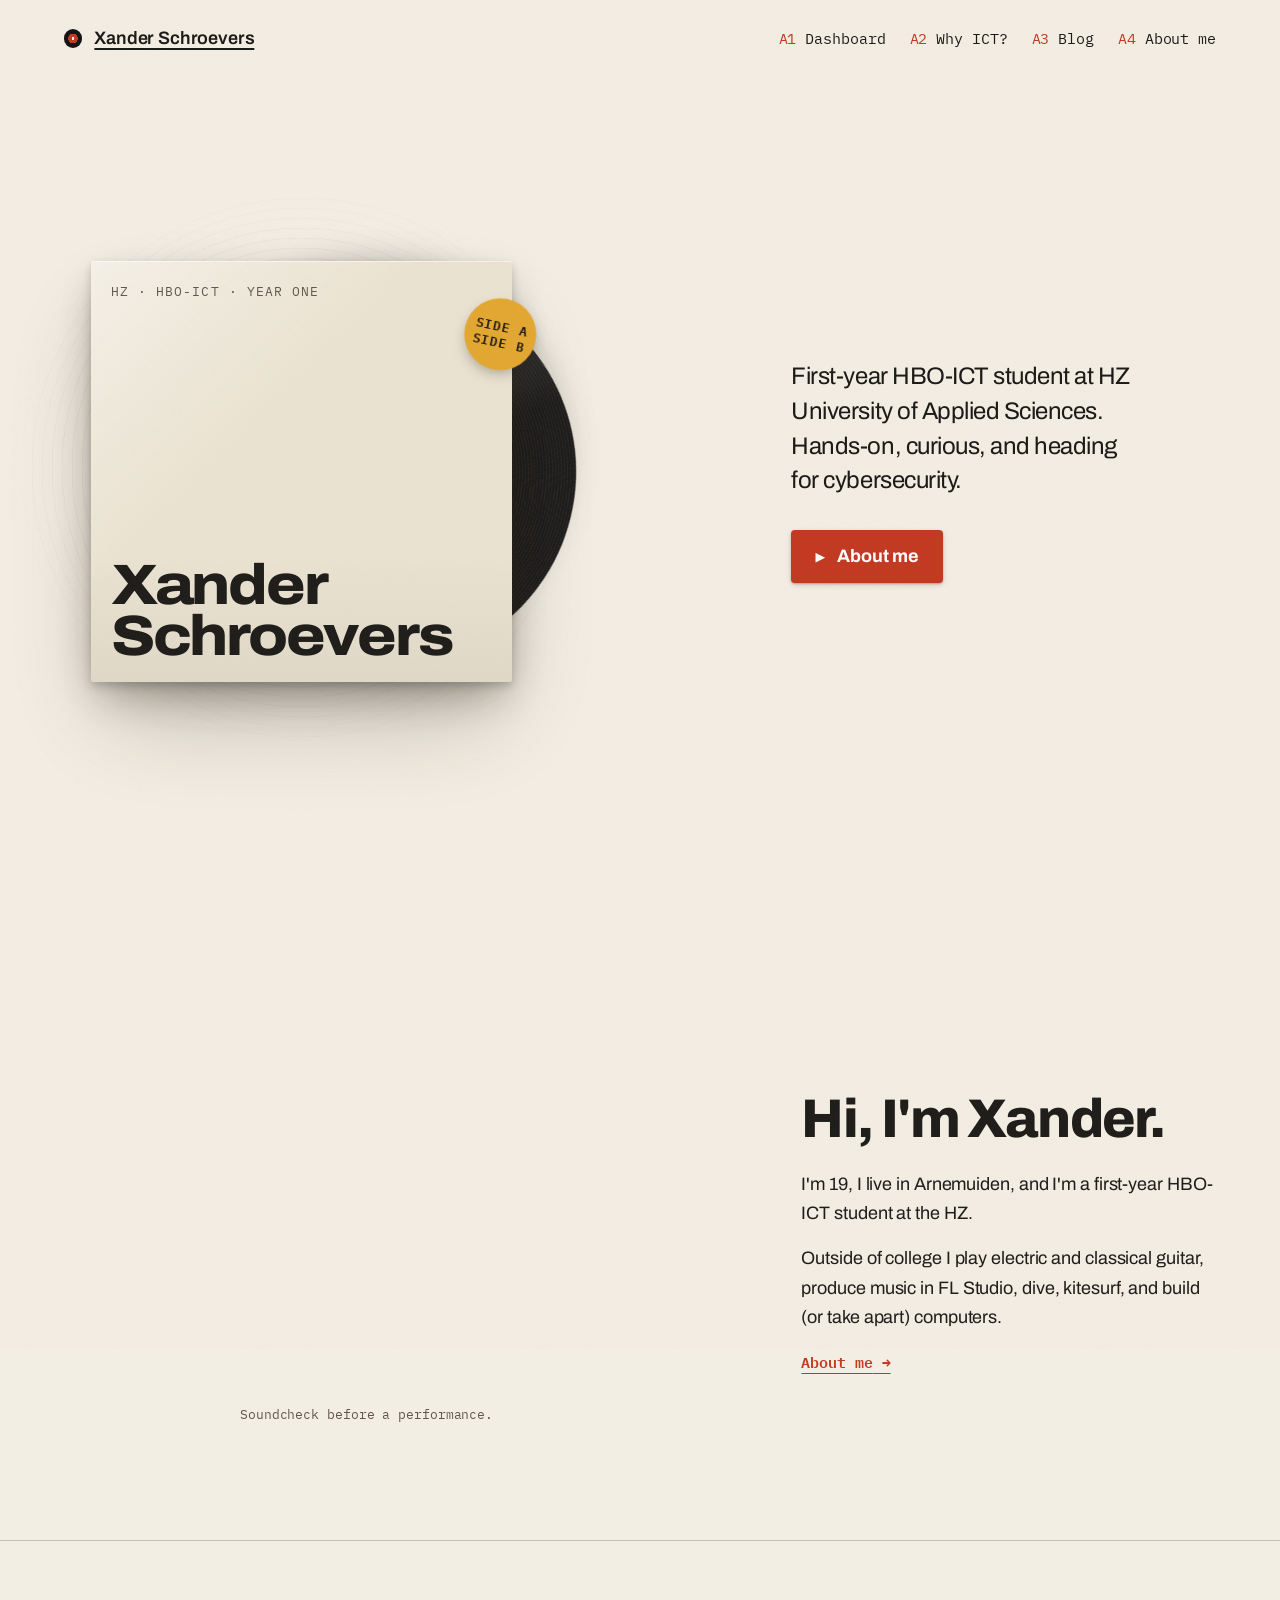
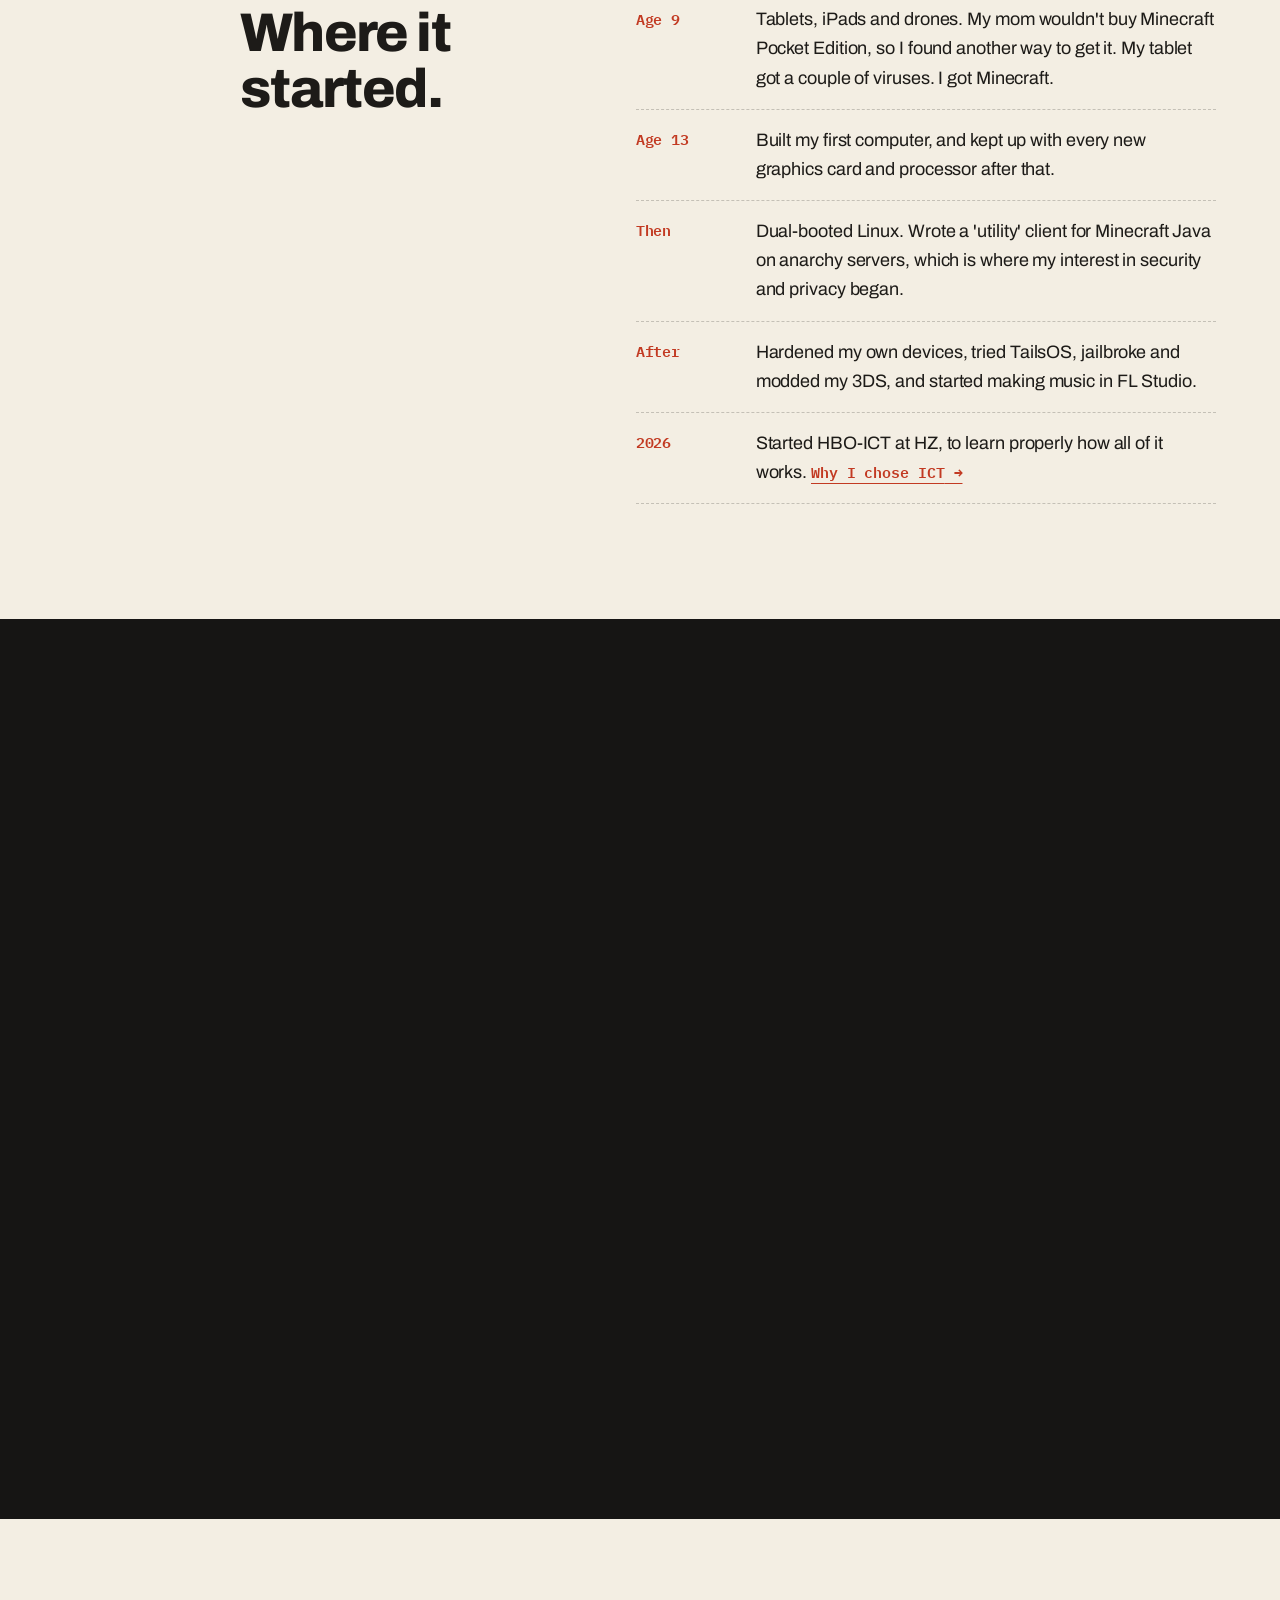
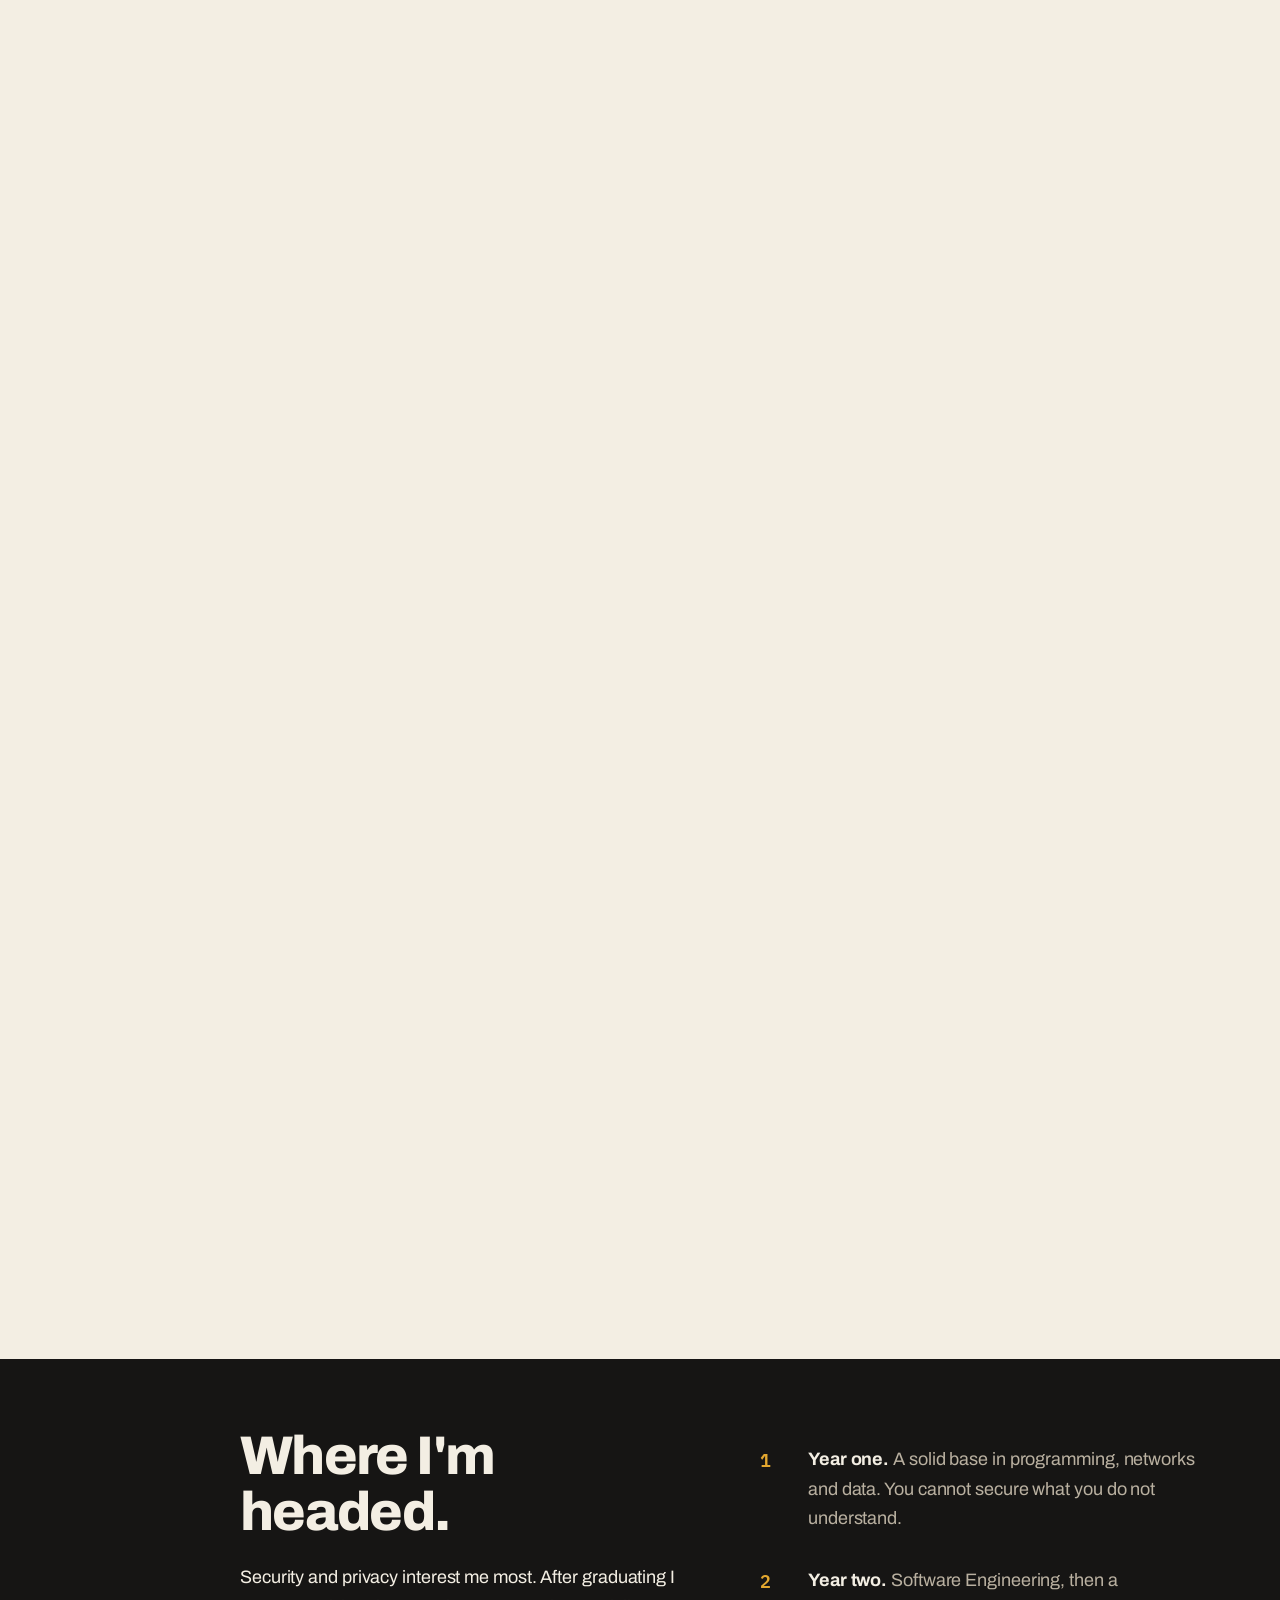
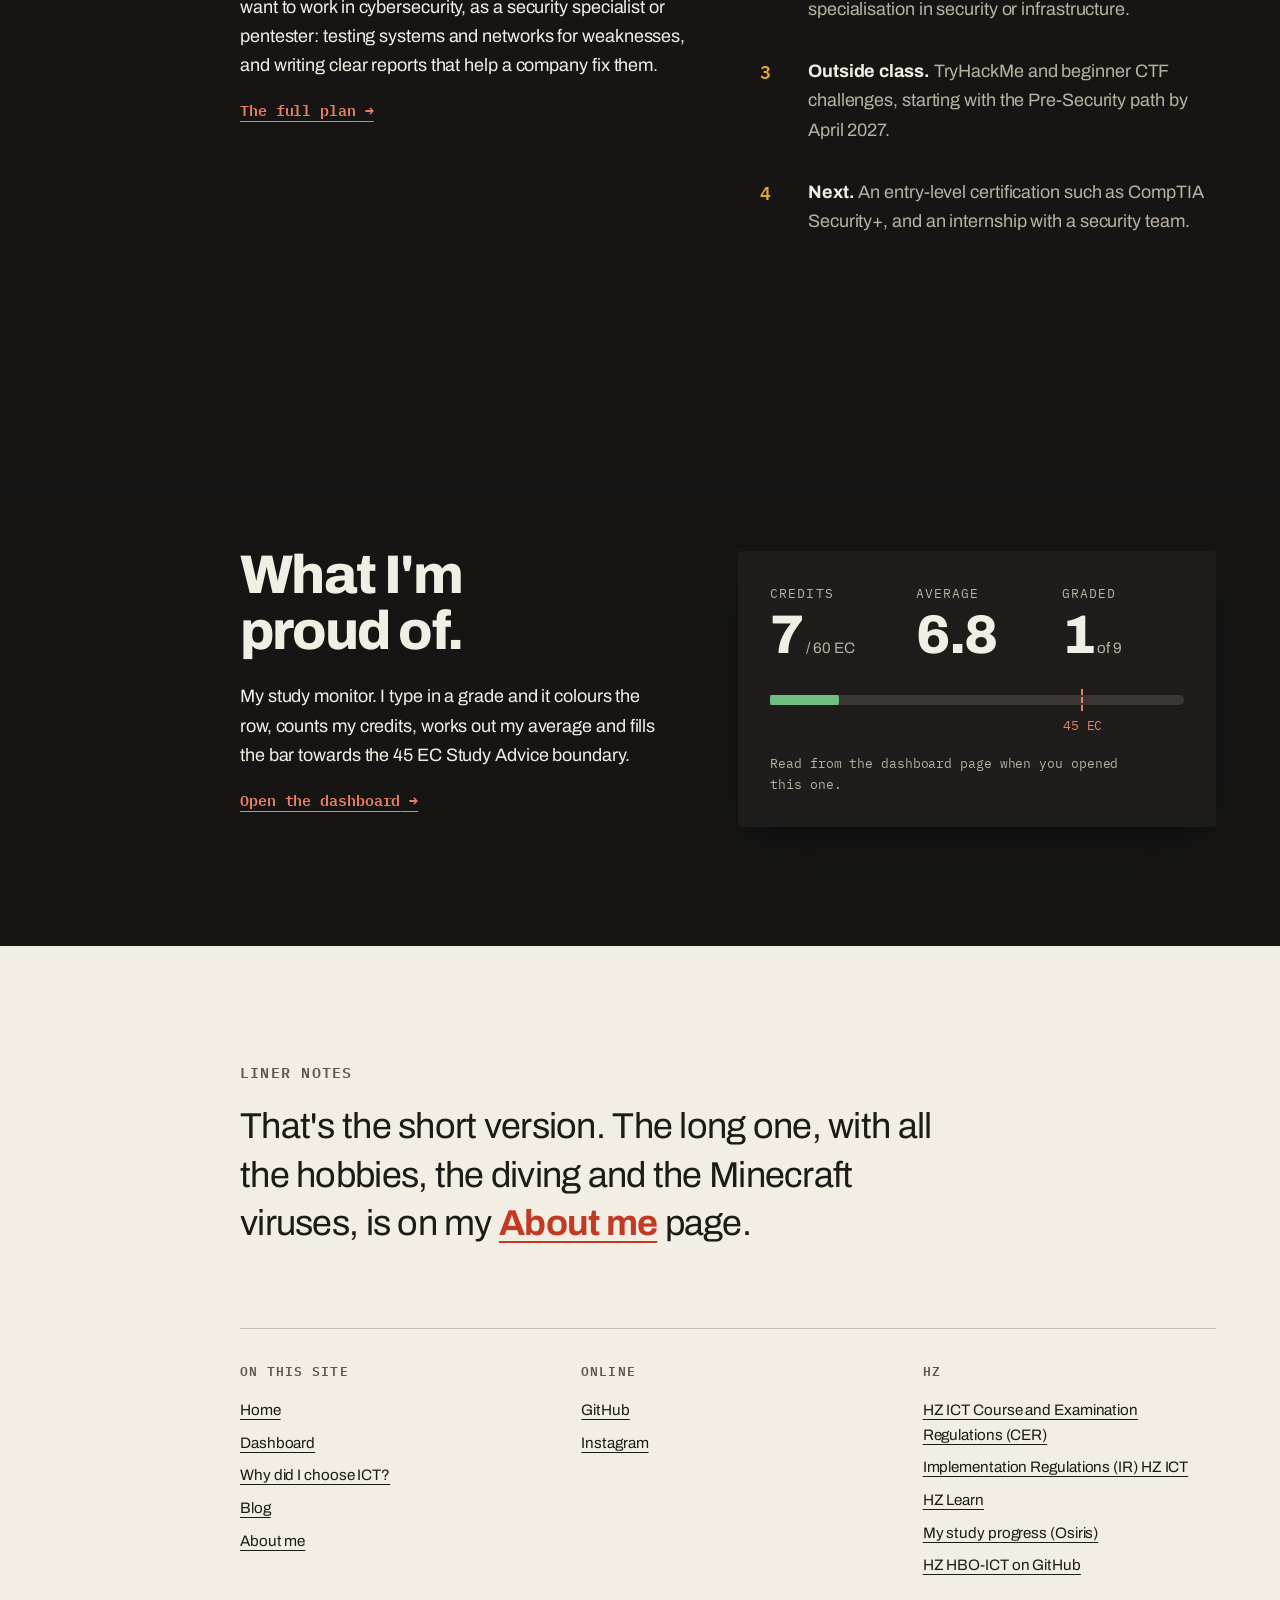
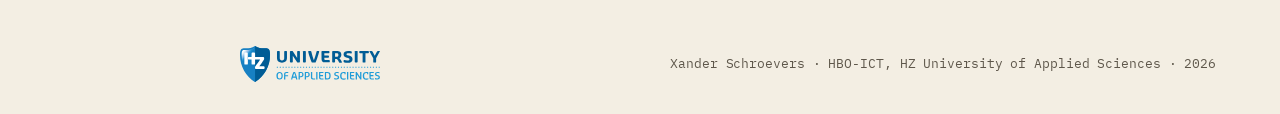
<file: index.html>
<!DOCTYPE html>
<html lang="en">
<head>
	<meta charset="UTF-8">
	<meta name="viewport" content="width=device-width, initial-scale=1.0, viewport-fit=cover">
	<meta name="description" content="Portfolio of Xander Schroevers, first-year HBO-ICT student at HZ University of Applied Sciences, heading for cybersecurity.">
	<title>Xander Schroevers · Portfolio</title>
	<link rel="icon" href="data:image/svg+xml,<svg xmlns='http://www.w3.org/2000/svg' viewBox='0 0 32 32'><circle cx='16' cy='16' r='15' fill='%23161514'/><circle cx='16' cy='16' r='6' fill='%23c23a22'/></svg>">
	<link rel="preconnect" href="https://fonts.googleapis.com">
	<link rel="preconnect" href="https://fonts.gstatic.com" crossorigin>
	<link rel="stylesheet" href="https://fonts.googleapis.com/css2?family=Archivo:wdth,wght@62..125,400..900&family=IBM+Plex+Mono:wght@400;600&display=swap">
	<link rel="stylesheet" href="scrollcraft.css">
	<link rel="stylesheet" href="style.css">
	<link rel="stylesheet" href="home.css">
</head>
<body class="home">
	<div class="sc-grain" aria-hidden="true"></div>

	<!-- The margin record: needle = where you are, one ring per chapter. Filled in by home.js. -->
	<aside class="folio" aria-label="Chapters">
		<div class="folio__deck">
			<span class="folio__disc" aria-hidden="true">
				<span class="disc" aria-hidden="true">
					<span class="disc__face disc__face--a"><span class="disc__label">A</span></span>
					<span class="disc__face disc__face--b"><span class="disc__label">B</span></span>
					<span class="disc__gaps"></span>
				</span>
			</span>
			<span class="folio__arm" aria-hidden="true"></span>
		</div>
		<p class="folio__now" aria-live="polite"><span class="folio__num">A1</span> <span class="folio__title">Hello</span></p>
		<nav class="folio__list" aria-label="Chapters on this page">
			<ol>
				<li><a href="#hello"><span>A1</span>Hello</a></li>
				<li><a href="#started"><span>A2</span>Where it started</a></li>
				<li><a href="#why"><span>B1</span>Why</a></li>
				<li><a href="#headed"><span>B2</span>Where I'm headed</a></li>
				<li><a href="#proud"><span>B3</span>Proud of</a></li>
				<li><a href="#notes"><span>&nbsp;</span>Liner notes</a></li>
			</ol>
		</nav>
	</aside>

	<header class="site-nav">
		<a class="site-nav__brand" href="index.html" aria-current="page">Xander Schroevers</a>
		<nav aria-label="Site">
			<a href="dashboard.html">Dashboard</a>
			<a href="why-it.html">Why ICT?</a>
			<a href="blog.html">Blog</a>
			<a href="about.html">About me</a>
		</nav>
	</header>
	<main>
		<!-- Title page: a sleeve, the record sliding out of it, a sticker in front. -->
		<section class="title ground-paper" id="top" data-sc-act="flow">
			<div class="title__scene">
				<div class="title__rings" data-sc-parallax="1.6" aria-hidden="true"></div>
				<div class="title__disc" aria-hidden="true"><span></span></div>
				<div class="sleeve">
					<p class="sleeve__cat">HZ · HBO-ICT · Year one</p>
					<h1 class="sleeve__name">Xander<br>Schroevers</h1>
				</div>
				<p class="sticker" data-sc-parallax="-1.4" aria-hidden="true">Side A<br>Side B</p>
			</div>

			<div class="title__copy">
				<p class="title__sub">First-year HBO-ICT student at HZ University of Applied Sciences. Hands-on, curious, and heading for cybersecurity.</p>
				<a class="cta" href="about.html">About me</a>
			</div>
		</section>

		<!-- A1 -->
		<section class="chapter ground-paper hello" id="hello" data-sc-act="flow" data-num="A1" data-title="Hello">
			<div class="chapter__wrap hello__grid">
				<figure class="hello__photo">
					<div class="hello__frame" data-sc-reveal="down" data-sc-reveal-at="0.12 0.42">
						<img src="img/performance.webp" width="1600" height="1200" alt="Xander on stage with his guitar, doing a soundcheck under blue and red stage lights before a performance">
					</div>
					<figcaption>Soundcheck before a performance.</figcaption>
				</figure>
				<div class="hello__text" data-sc-in data-sc-stagger="70">
					<h2 class="chapter__h">Hi, I'm Xander.</h2>
					<p>I'm 19, I live in Arnemuiden, and I'm a first-year HBO-ICT student at the HZ.</p>
					<p>Outside of college I play electric and classical guitar, produce music in FL Studio, dive, kitesurf, and build (or take apart) computers.</p>
					<p><a class="text-link" href="about.html">About me</a></p>
				</div>
			</div>
		</section>

		<!-- A2 -->
		<section class="chapter ground-paper started" id="started" data-sc-act="flow" data-num="A2" data-title="Where it started">
			<div class="chapter__wrap started__grid">
				<h2 class="chapter__h started__h">Where it started.</h2>
				<dl class="credits" data-sc-in data-sc-stagger="60">
					<div><dt>Age 9</dt><dd>Tablets, iPads and drones. My mom wouldn't buy Minecraft Pocket Edition, so I found another way to get it. My tablet got a couple of viruses. I got Minecraft.</dd></div>
					<div><dt>Age 13</dt><dd>Built my first computer, and kept up with every new graphics card and processor after that.</dd></div>
					<div><dt>Then</dt><dd>Dual-booted Linux. Wrote a 'utility' client for Minecraft Java on anarchy servers, which is where my interest in security and privacy began.</dd></div>
					<div><dt>After</dt><dd>Hardened my own devices, tried TailsOS, jailbroke and modded my 3DS, and started making music in FL Studio.</dd></div>
					<div><dt>2026</dt><dd>Started HBO-ICT at HZ, to learn properly how all of it works. <a class="text-link" href="why-it.html">Why I chose ICT</a></dd></div>
				</dl>
			</div>
		</section>

		<!-- B1: the peak. The page turns over to side B. -->
		<section class="sideb" id="why" data-sc-act="pin" data-sc-span="2.6" data-num="B1" data-title="Why">
			<div class="sideb__stage" data-sc-stage>
				<p class="sideb__end" data-sc-cue="0 0.24 0">End of side A.</p>
				<div class="sideb__black" data-sc-reveal="down" data-sc-reveal-at="0.08 0.34" aria-hidden="true"></div>
				<div class="sideb__copy">
					<p class="sideb__label" data-sc-cue="0.28 1 0.08 0.06">Side B</p>
					<h2 class="sideb__quote" data-sc-cue="0.32 1 0.14 0.06" data-sc-kinetic="lines">I want to understand how things really work, and where they break.</h2>
					<dl class="sideb__circle" data-sc-cue="0.56 1 0.14 0.06">
						<div><dt>How</dt><dd>By being hands-on: building, breaking and fixing things until I understand them.</dd></div>
						<div><dt>What</dt><dd>Studying HBO-ICT at the HZ, and growing towards a career in cybersecurity.</dd></div>
					</dl>
				</div>
			</div>
		</section>

		<!-- B2 -->
		<section class="chapter ground-vinyl headed" id="headed" data-sc-act="flow" data-num="B2" data-title="Where I'm headed">
			<div class="chapter__wrap headed__grid">
				<div class="headed__intro" data-sc-in data-sc-stagger="70">
					<h2 class="chapter__h">Where I'm headed.</h2>
					<p>Security and privacy interest me most. After graduating I want to work in cybersecurity, as a security specialist or pentester: testing systems and networks for weaknesses, and writing clear reports that help a company fix them.</p>
					<p><a class="text-link" href="direction.html">The full plan</a></p>
				</div>
				<ol class="steps" data-sc-in data-sc-stagger="60">
					<li><strong>Year one.</strong> A solid base in programming, networks and data. You cannot secure what you do not understand.</li>
					<li><strong>Year two.</strong> Software Engineering, then a specialisation in security or infrastructure.</li>
					<li><strong>Outside class.</strong> TryHackMe and beginner CTF challenges, starting with the Pre-Security path by April 2027.</li>
					<li><strong>Next.</strong> An entry-level certification such as CompTIA Security+, and an internship with a security team.</li>
				</ol>
			</div>
		</section>

		<!-- B3: numbers are read live from dashboard.html, never typed here. -->
		<section class="chapter ground-vinyl proud" id="proud" data-sc-act="flow" data-num="B3" data-title="Proud of">
			<div class="chapter__wrap proud__grid">
				<div class="proud__text" data-sc-in data-sc-stagger="70">
					<h2 class="chapter__h">What I'm proud of.</h2>
					<p>My study monitor. I type in a grade and it colours the row, counts my credits, works out my average and fills the bar towards the 45 EC Study Advice boundary.</p>
					<p><a class="text-link" href="dashboard.html">Open the dashboard</a></p>
				</div>
				<div class="monitor" data-monitor hidden>
					<dl class="monitor__nums">
						<div><dt>Credits</dt><dd><span data-live="earned">0</span><small> / 60 EC</small></dd></div>
						<div><dt>Average</dt><dd><span data-live="average">0</span></dd></div>
						<div><dt>Graded</dt><dd><span data-live="graded">0</span><small> of <span data-live="courses">12</span></small></dd></div>
					</dl>
					<div class="monitor__bar" role="img" aria-label="Credits progress towards the 45 EC boundary">
						<span class="monitor__fill"></span>
						<span class="monitor__boundary"><span>45 EC</span></span>
					</div>
					<p class="monitor__note">Read from the dashboard page when you opened this one.</p>
				</div>
			</div>
		</section>

		<!-- Colophon: quiet, on paper, the ending holds. -->
		<section class="chapter ground-paper notes" id="notes" data-sc-act="flow" data-num="" data-title="Liner notes">
			<div class="chapter__wrap">
				<h2 class="notes__h">Liner notes</h2>
				<p class="notes__run">That's the short version. The long one, with all the hobbies, the diving and the Minecraft viruses, is on my <a class="cta-line" href="about.html">About me</a> page.</p>
			</div>
		</section>
	</main>
	<footer class="site-foot">
		<div class="wrap">
			<div class="site-foot__cols">
				<div>
					<h2>On this site</h2>
					<ul>
						<li><a href="index.html">Home</a></li>
						<li><a href="dashboard.html">Dashboard</a></li>
						<li><a href="why-it.html">Why did I choose ICT?</a></li>
						<li><a href="blog.html">Blog</a></li>
						<li><a href="about.html">About me</a></li>
					</ul>
				</div>
				<div>
					<h2>Online</h2>
					<ul>
						<li><a href="https://github.com/Studendtx" target="_blank" rel="noopener">GitHub</a></li>
						<li><a href="https://www.instagram.com/xanderschroevers/" target="_blank" rel="noopener">Instagram</a></li>
					</ul>
				</div>
				<div>
					<h2>HZ</h2>
					<ul>
						<li><a href="https://hz.reader.docfield.com/0eb02280-92aa-47e8-9714-e3f866708e61" target="_blank" rel="noopener">HZ ICT Course and Examination Regulations (CER)</a></li>
						<li><a href="https://hz.reader.docfield.com/80871c39-9285-4b38-85e4-78a0efbc2461" target="_blank" rel="noopener">Implementation Regulations (IR) HZ ICT</a></li>
						<li><a href="https://learn.hz.nl/course/view.php?id=30702" target="_blank" rel="noopener">HZ Learn</a></li>
						<li><a href="https://hz.osiris-student.nl" target="_blank" rel="noopener">My study progress (Osiris)</a></li>
						<li><a href="https://github.com/HZ-HBO-ICT" target="_blank" rel="noopener">HZ HBO-ICT on GitHub</a></li>
					</ul>
				</div>
			</div>
			<div class="site-foot__base">
				<img src="img/hz-logo.svg" width="140" height="36" alt="HZ University of Applied Sciences logo">
				<p>Xander Schroevers · HBO-ICT, HZ University of Applied Sciences · 2026</p>
			</div>
		</div>
	</footer>

	<script src="scrollcraft.js"></script>
	<script>ScrollCraft.mount(document.body);</script>
	<script src="home.js"></script>
</body>
</html>
</file>
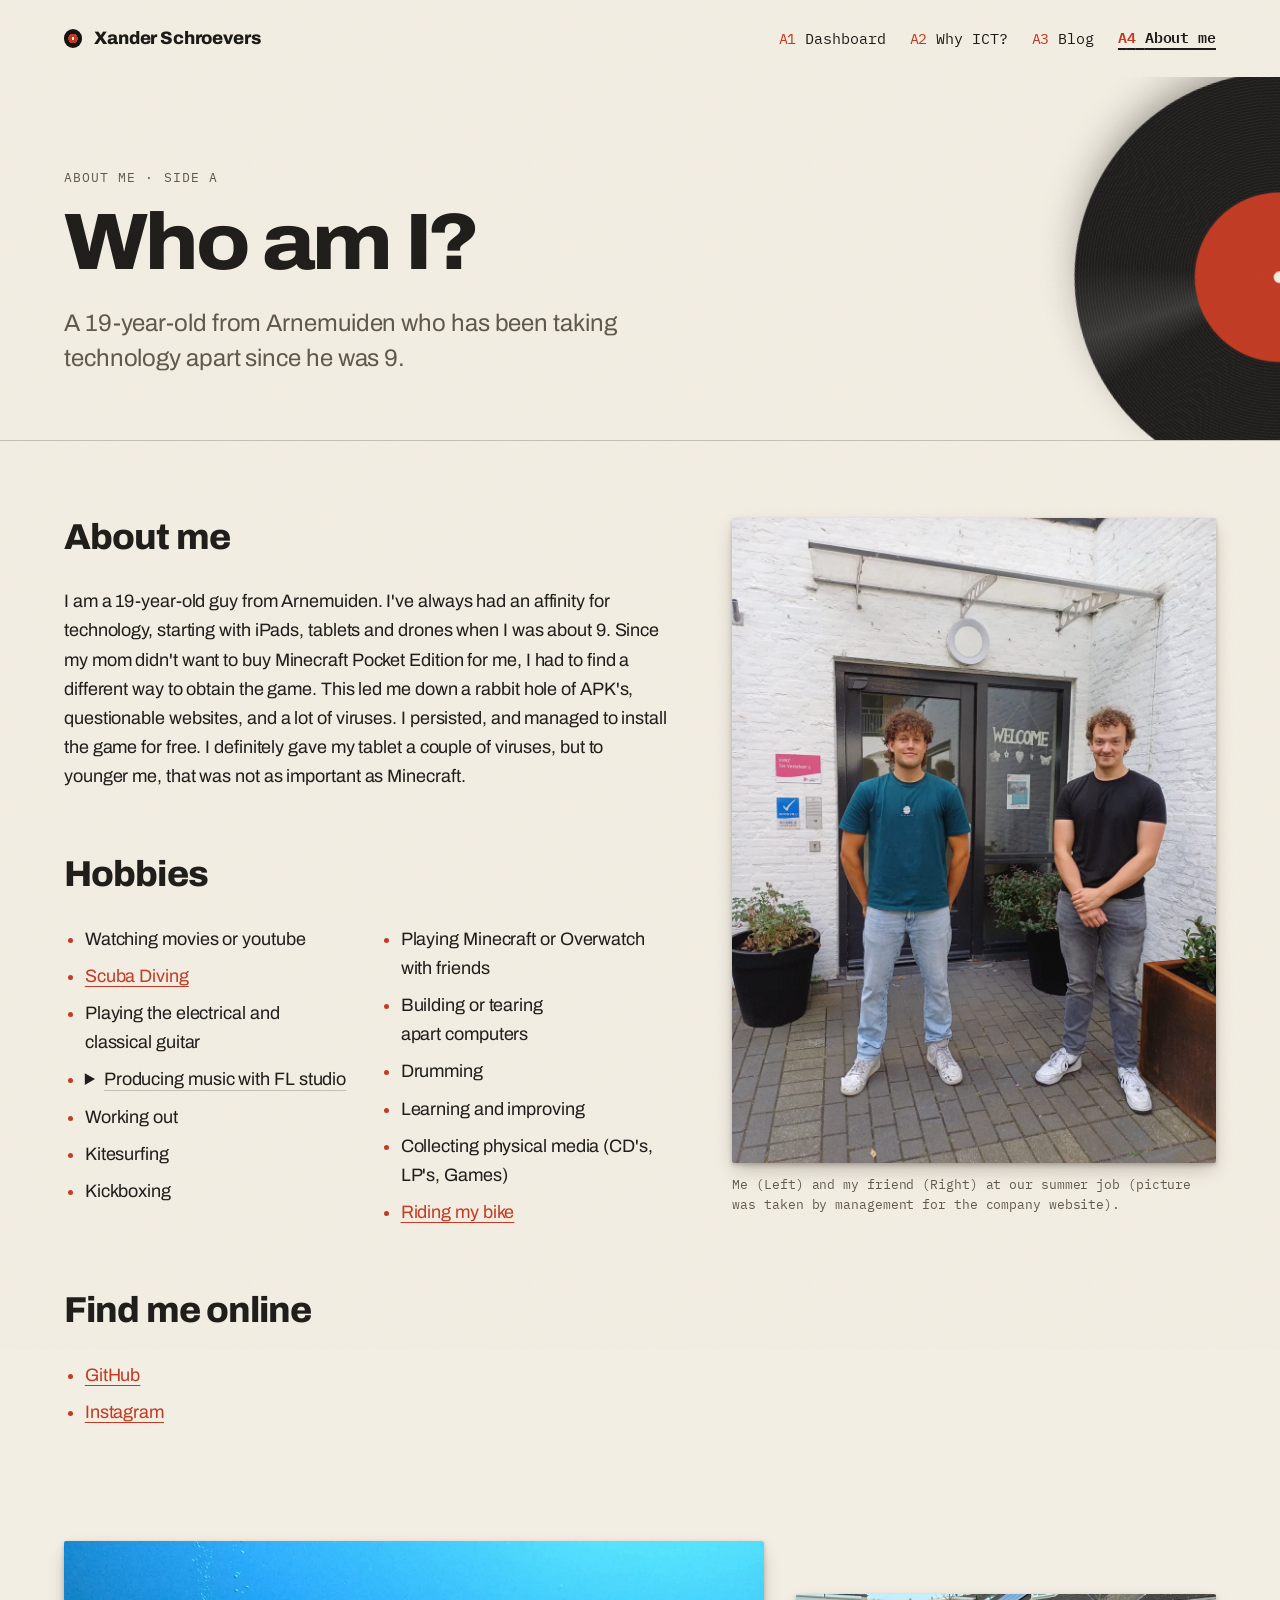
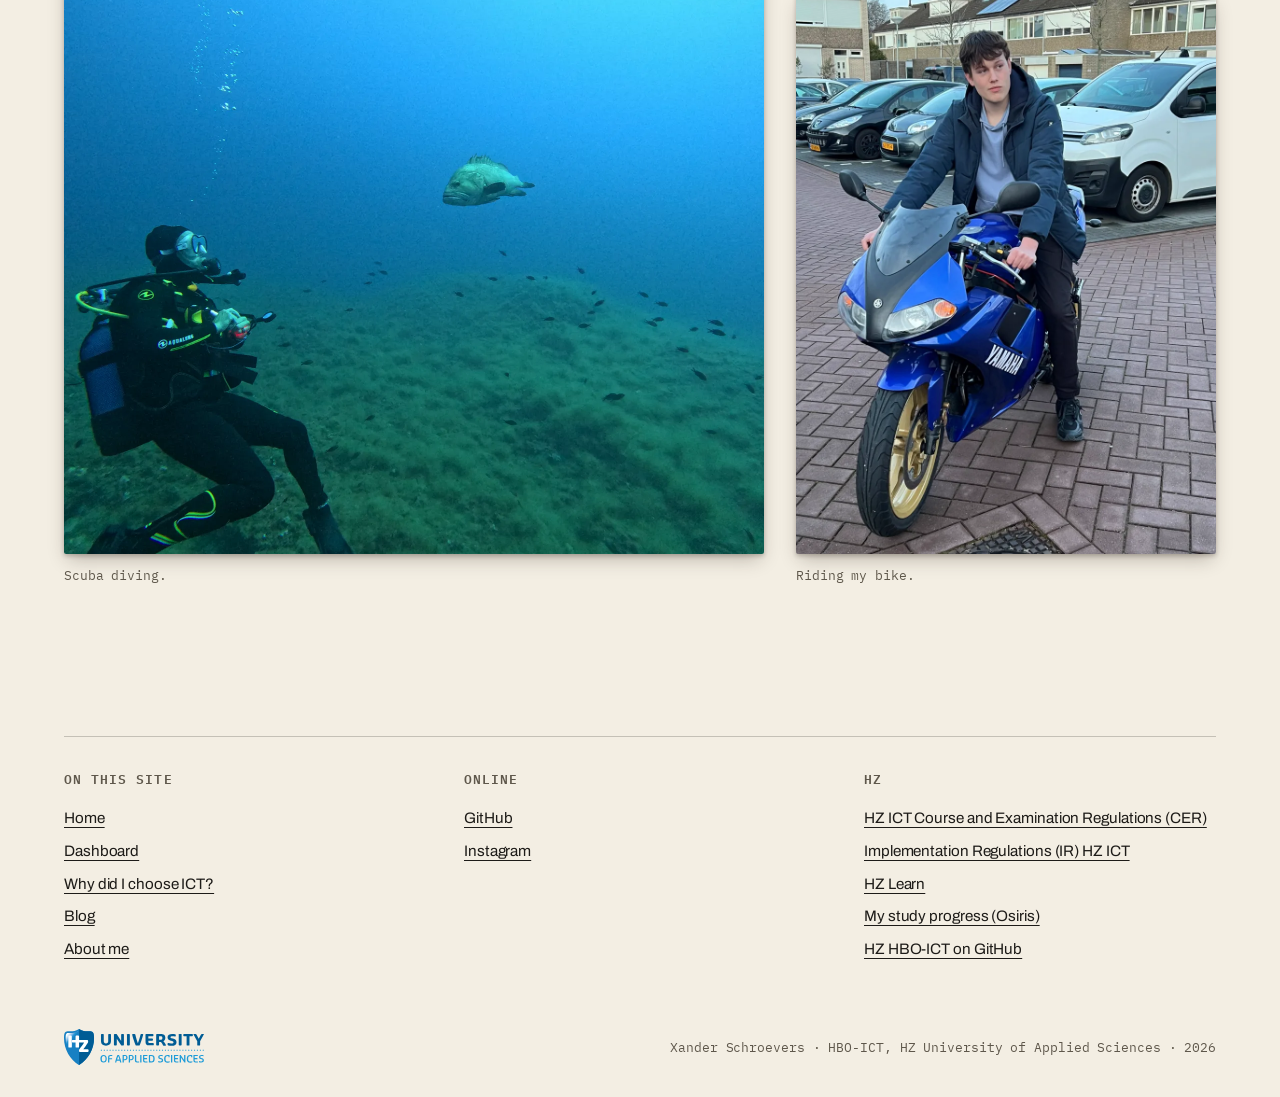
<file: about.html>
<!DOCTYPE html>
<html lang="en">
<head>
	<meta charset="UTF-8">
	<meta name="viewport" content="width=device-width, initial-scale=1.0">
	<meta name="description" content="Who is Xander? Background, hobbies and interests of a first-year HZ HBO ICT student.">
	<title>About · Xander Schroevers</title>
	<link rel="icon" href="data:image/svg+xml,<svg xmlns='http://www.w3.org/2000/svg' viewBox='0 0 32 32'><circle cx='16' cy='16' r='15' fill='%23161514'/><circle cx='16' cy='16' r='6' fill='%23c23a22'/></svg>">
	<link rel="preconnect" href="https://fonts.googleapis.com">
	<link rel="preconnect" href="https://fonts.gstatic.com" crossorigin>
	<link rel="stylesheet" href="https://fonts.googleapis.com/css2?family=Archivo:wdth,wght@62..125,400..900&family=IBM+Plex+Mono:wght@400;600&display=swap">
	<link rel="stylesheet" href="scrollcraft.css">
	<link rel="stylesheet" href="style.css">
</head>
<body>
	<div class="sc-grain" aria-hidden="true"></div>
	<header class="site-nav">
		<a class="site-nav__brand" href="index.html">Xander Schroevers</a>
		<nav aria-label="Site">
			<a href="dashboard.html">Dashboard</a>
			<a href="why-it.html">Why ICT?</a>
			<a href="blog.html">Blog</a>
			<a href="about.html" aria-current="page">About me</a>
		</nav>
	</header>
	<main>
		<header class="page-head" data-sc-act="flow">
			<div class="page-head__disc" aria-hidden="true"></div>
			<div class="wrap">
				<p class="page-head__cat">About me · Side A</p>
				<h1>Who am I?</h1>
				<p class="page-head__lede">A 19-year-old from Arnemuiden who has been taking technology apart since he was 9.</p>
			</div>
		</header>
		<div class="page wrap">
			<div class="about-grid">
				<div class="prose" data-sc-in data-sc-stagger="60">
					<h2>About me</h2>
					<p>I am a 19-year-old guy from Arnemuiden. I've always had an affinity for technology, starting with iPads, tablets and drones when I was about 9. Since my mom didn't want to buy Minecraft Pocket Edition for me, I had to find a different way to obtain the game. This led me down a rabbit hole of APK's, questionable websites, and a lot of viruses. I persisted, and managed to install the game for free. I definitely gave my tablet a couple of viruses, but to younger me, that was not as important as Minecraft.</p>
					<h2>Hobbies</h2>
					<ul class="hobbies">
						<li>Watching movies or youtube</li>
						<li><a href="img/diving.jpg" target="_blank" rel="noopener">Scuba Diving</a></li>
						<li>Playing the electrical and classical guitar</li>
						<li>
							<details ontoggle="const a = this.querySelector('audio'); this.open ? a.play() : a.pause();">
								<summary>Producing music with FL studio</summary>
								<audio controls preload="none" src="img/KMU%20XanderS%20(WAV).wav">Your browser can't play this audio.</audio>
							</details>
						</li>
						<li>Working out</li>
						<li>Kitesurfing</li>
						<li>Kickboxing</li>
						<li>Playing Minecraft or Overwatch with friends</li>
						<li>Building or tearing apart computers</li>
						<li>Drumming</li>
						<li>Learning and improving</li>
						<li>Collecting physical media (CD's, LP's, Games)</li>
						<li><a href="img/bike.jpg" target="_blank" rel="noopener">Riding my bike</a></li>
					</ul>
					<h2>Find me online</h2>
					<ul>
						<li><a href="https://github.com/Studendtx" target="_blank" rel="noopener">GitHub</a></li>
						<li><a href="https://www.instagram.com/xanderschroevers/" target="_blank" rel="noopener">Instagram</a></li>
					</ul>
				</div>
				<figure data-sc-in>
					<img src="img/summer-job.webp" width="1000" height="1334" alt="Photo of Xander and a friend during their summer job">
					<figcaption>Me (Left) and my friend (Right) at our summer job (picture was taken by management for the company website).</figcaption>
				</figure>
			</div>
			<div class="photos">
				<figure data-sc-in>
					<img src="img/diving.webp" width="1400" height="1226" alt="Xander scuba diving near the sea floor, filming a large grouper swimming past" loading="lazy">
					<figcaption>Scuba diving.</figcaption>
				</figure>
				<figure data-sc-in>
					<img src="img/bike.webp" width="900" height="1200" alt="Xander sitting on his blue Yamaha motorbike in a street" loading="lazy">
					<figcaption>Riding my bike.</figcaption>
				</figure>
			</div>
		</div>
	</main>
	<footer class="site-foot">
		<div class="wrap">
			<div class="site-foot__cols">
				<div>
					<h2>On this site</h2>
					<ul>
						<li><a href="index.html">Home</a></li>
						<li><a href="dashboard.html">Dashboard</a></li>
						<li><a href="why-it.html">Why did I choose ICT?</a></li>
						<li><a href="blog.html">Blog</a></li>
						<li><a href="about.html">About me</a></li>
					</ul>
				</div>
				<div>
					<h2>Online</h2>
					<ul>
						<li><a href="https://github.com/Studendtx" target="_blank" rel="noopener">GitHub</a></li>
						<li><a href="https://www.instagram.com/xanderschroevers/" target="_blank" rel="noopener">Instagram</a></li>
					</ul>
				</div>
				<div>
					<h2>HZ</h2>
					<ul>
						<li><a href="https://hz.reader.docfield.com/0eb02280-92aa-47e8-9714-e3f866708e61" target="_blank" rel="noopener">HZ ICT Course and Examination Regulations (CER)</a></li>
						<li><a href="https://hz.reader.docfield.com/80871c39-9285-4b38-85e4-78a0efbc2461" target="_blank" rel="noopener">Implementation Regulations (IR) HZ ICT</a></li>
						<li><a href="https://learn.hz.nl/course/view.php?id=30702" target="_blank" rel="noopener">HZ Learn</a></li>
						<li><a href="https://hz.osiris-student.nl" target="_blank" rel="noopener">My study progress (Osiris)</a></li>
						<li><a href="https://github.com/HZ-HBO-ICT" target="_blank" rel="noopener">HZ HBO-ICT on GitHub</a></li>
					</ul>
				</div>
			</div>
			<div class="site-foot__base">
				<img src="img/hz-logo.svg" width="140" height="36" alt="HZ University of Applied Sciences logo">
				<p>Xander Schroevers · HBO-ICT, HZ University of Applied Sciences · 2026</p>
			</div>
		</div>
	</footer>
	<script src="scrollcraft.js"></script>
	<script>ScrollCraft.mount(document.body);</script>
</body>
</html>
</file>
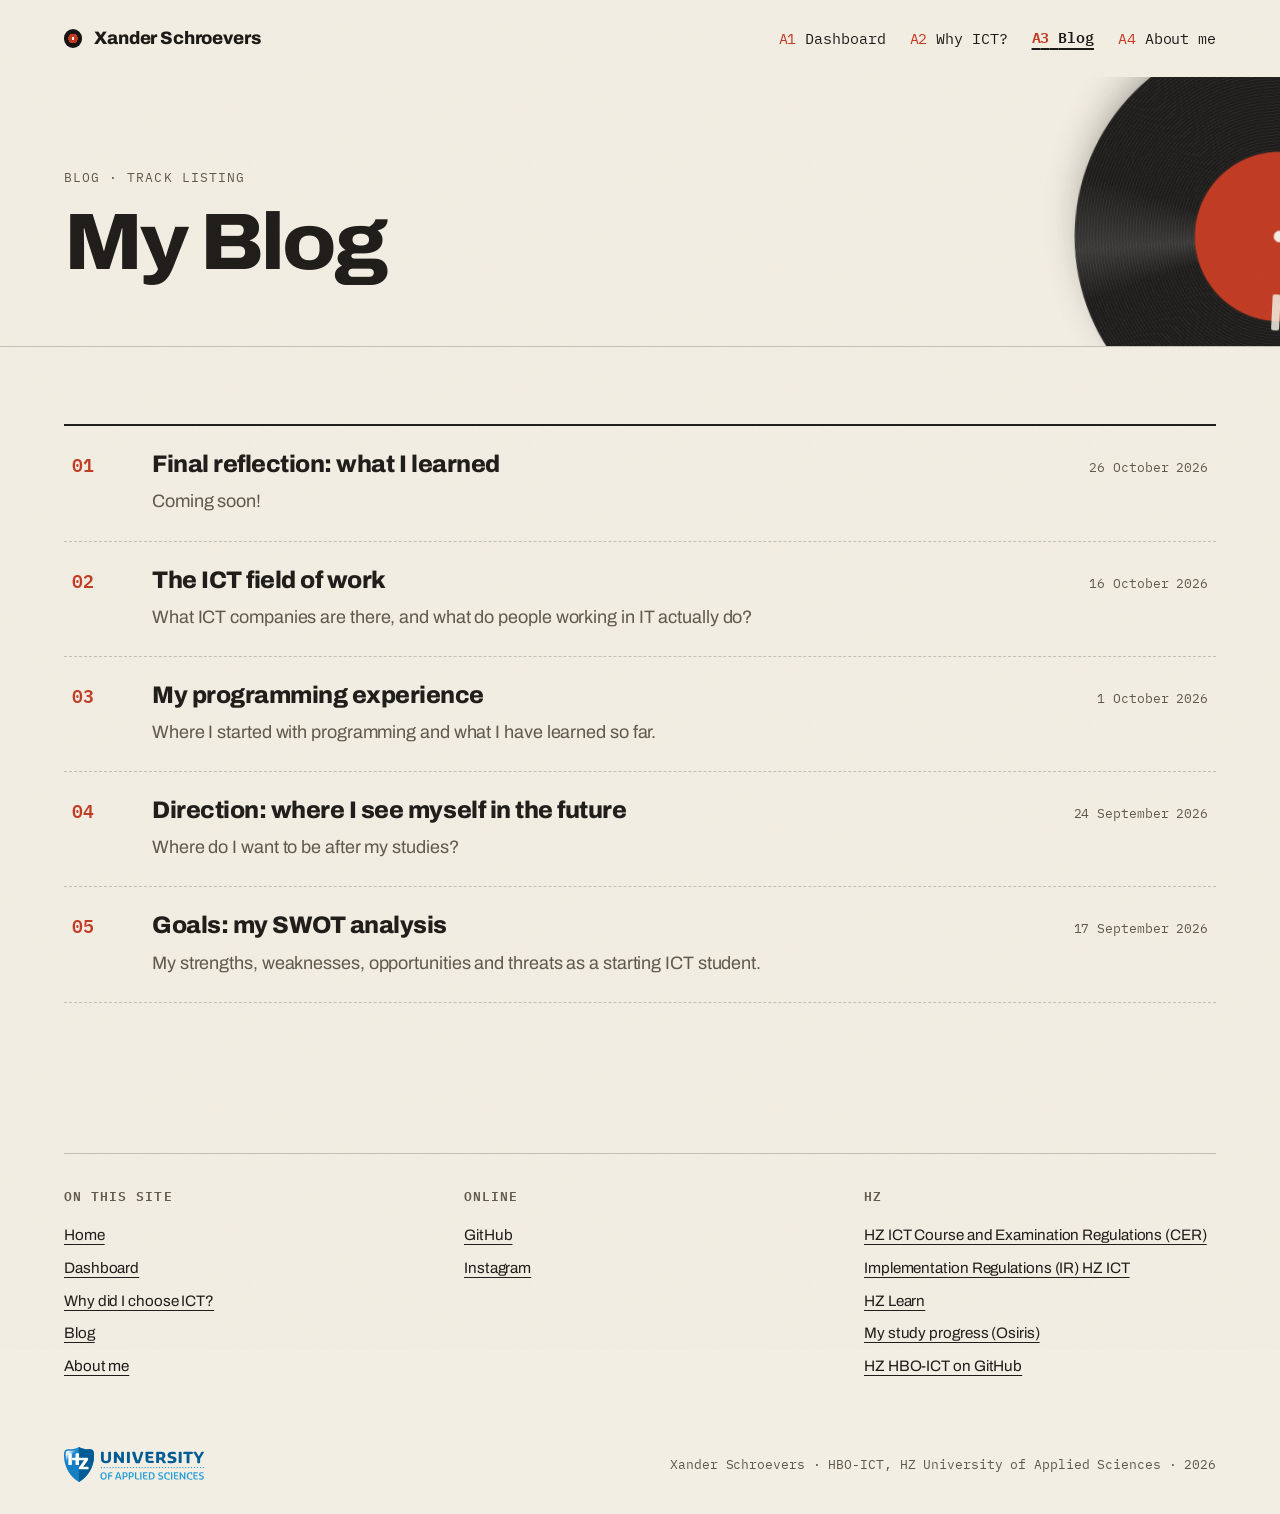
<file: blog.html>
<!DOCTYPE html>
<html lang="en">
<head>
	<meta charset="UTF-8">
	<meta name="viewport" content="width=device-width, initial-scale=1.0">
	<meta name="description" content="Xander's blog about goals, future direction, programming experience and the ICT field.">
	<title>Blog · Xander Schroevers</title>
	<link rel="icon" href="data:image/svg+xml,<svg xmlns='http://www.w3.org/2000/svg' viewBox='0 0 32 32'><circle cx='16' cy='16' r='15' fill='%23161514'/><circle cx='16' cy='16' r='6' fill='%23c23a22'/></svg>">
	<link rel="preconnect" href="https://fonts.googleapis.com">
	<link rel="preconnect" href="https://fonts.gstatic.com" crossorigin>
	<link rel="stylesheet" href="https://fonts.googleapis.com/css2?family=Archivo:wdth,wght@62..125,400..900&family=IBM+Plex+Mono:wght@400;600&display=swap">
	<link rel="stylesheet" href="scrollcraft.css">
	<link rel="stylesheet" href="style.css">
</head>
<body>
	<div class="sc-grain" aria-hidden="true"></div>
	<header class="site-nav">
		<a class="site-nav__brand" href="index.html">Xander Schroevers</a>
		<nav aria-label="Site">
			<a href="dashboard.html">Dashboard</a>
			<a href="why-it.html">Why ICT?</a>
			<a href="blog.html" aria-current="page">Blog</a>
			<a href="about.html">About me</a>
		</nav>
	</header>
	<main>
		<header class="page-head" data-sc-act="flow">
			<div class="page-head__disc" aria-hidden="true"></div>
			<div class="wrap">
				<p class="page-head__cat">Blog · Track listing</p>
				<h1>My Blog</h1>
			</div>
		</header>
		<div class="page wrap">
			<ol class="tracks" data-sc-in>
				<li class="track">
					<span class="track__no">01</span>
					<h2><a href="final-reflection.html">Final reflection: what I learned</a></h2>
					<time datetime="2026-10-26">26 October 2026</time>
					<p>Coming soon!</p>
				</li>
				<li class="track">
					<span class="track__no">02</span>
					<h2><a href="ict-field.html">The ICT field of work</a></h2>
					<time datetime="2026-10-16">16 October 2026</time>
					<p>What ICT companies are there, and what do people working in IT actually do?</p>
				</li>
				<li class="track">
					<span class="track__no">03</span>
					<h2><a href="programming-experience.html">My programming experience</a></h2>
					<time datetime="2026-10-01">1 October 2026</time>
					<p>Where I started with programming and what I have learned so far.</p>
				</li>
				<li class="track">
					<span class="track__no">04</span>
					<h2><a href="direction.html">Direction: where I see myself in the future</a></h2>
					<time datetime="2026-09-24">24 September 2026</time>
					<p>Where do I want to be after my studies?</p>
				</li>
				<li class="track">
					<span class="track__no">05</span>
					<h2><a href="goals.html">Goals: my SWOT analysis</a></h2>
					<time datetime="2026-09-17">17 September 2026</time>
					<p>My strengths, weaknesses, opportunities and threats as a starting ICT student.</p>
				</li>
			</ol>
		</div>
	</main>
	<footer class="site-foot">
		<div class="wrap">
			<div class="site-foot__cols">
				<div>
					<h2>On this site</h2>
					<ul>
						<li><a href="index.html">Home</a></li>
						<li><a href="dashboard.html">Dashboard</a></li>
						<li><a href="why-it.html">Why did I choose ICT?</a></li>
						<li><a href="blog.html">Blog</a></li>
						<li><a href="about.html">About me</a></li>
					</ul>
				</div>
				<div>
					<h2>Online</h2>
					<ul>
						<li><a href="https://github.com/Studendtx" target="_blank" rel="noopener">GitHub</a></li>
						<li><a href="https://www.instagram.com/xanderschroevers/" target="_blank" rel="noopener">Instagram</a></li>
					</ul>
				</div>
				<div>
					<h2>HZ</h2>
					<ul>
						<li><a href="https://hz.reader.docfield.com/0eb02280-92aa-47e8-9714-e3f866708e61" target="_blank" rel="noopener">HZ ICT Course and Examination Regulations (CER)</a></li>
						<li><a href="https://hz.reader.docfield.com/80871c39-9285-4b38-85e4-78a0efbc2461" target="_blank" rel="noopener">Implementation Regulations (IR) HZ ICT</a></li>
						<li><a href="https://learn.hz.nl/course/view.php?id=30702" target="_blank" rel="noopener">HZ Learn</a></li>
						<li><a href="https://hz.osiris-student.nl" target="_blank" rel="noopener">My study progress (Osiris)</a></li>
						<li><a href="https://github.com/HZ-HBO-ICT" target="_blank" rel="noopener">HZ HBO-ICT on GitHub</a></li>
					</ul>
				</div>
			</div>
			<div class="site-foot__base">
				<img src="img/hz-logo.svg" width="140" height="36" alt="HZ University of Applied Sciences logo">
				<p>Xander Schroevers · HBO-ICT, HZ University of Applied Sciences · 2026</p>
			</div>
		</div>
	</footer>
	<script src="scrollcraft.js"></script>
	<script>ScrollCraft.mount(document.body);</script>
</body>
</html>
</file>
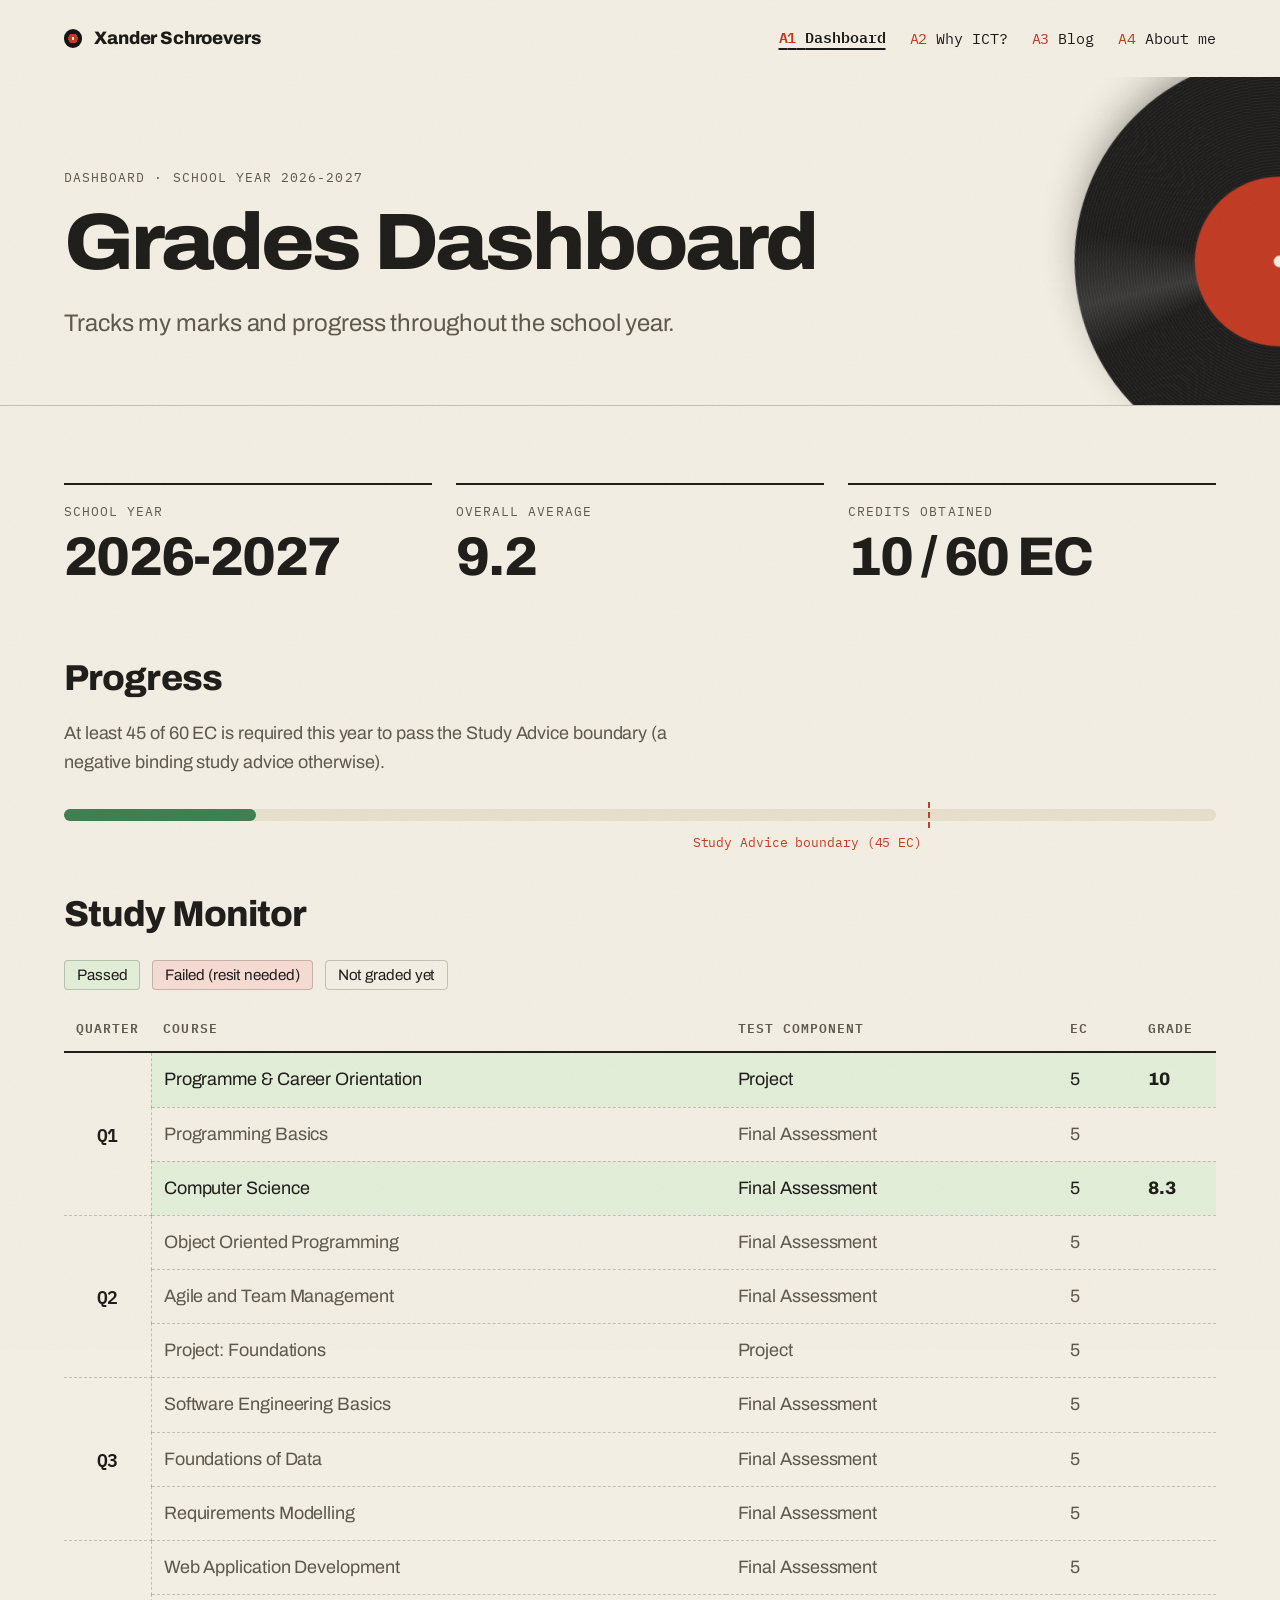
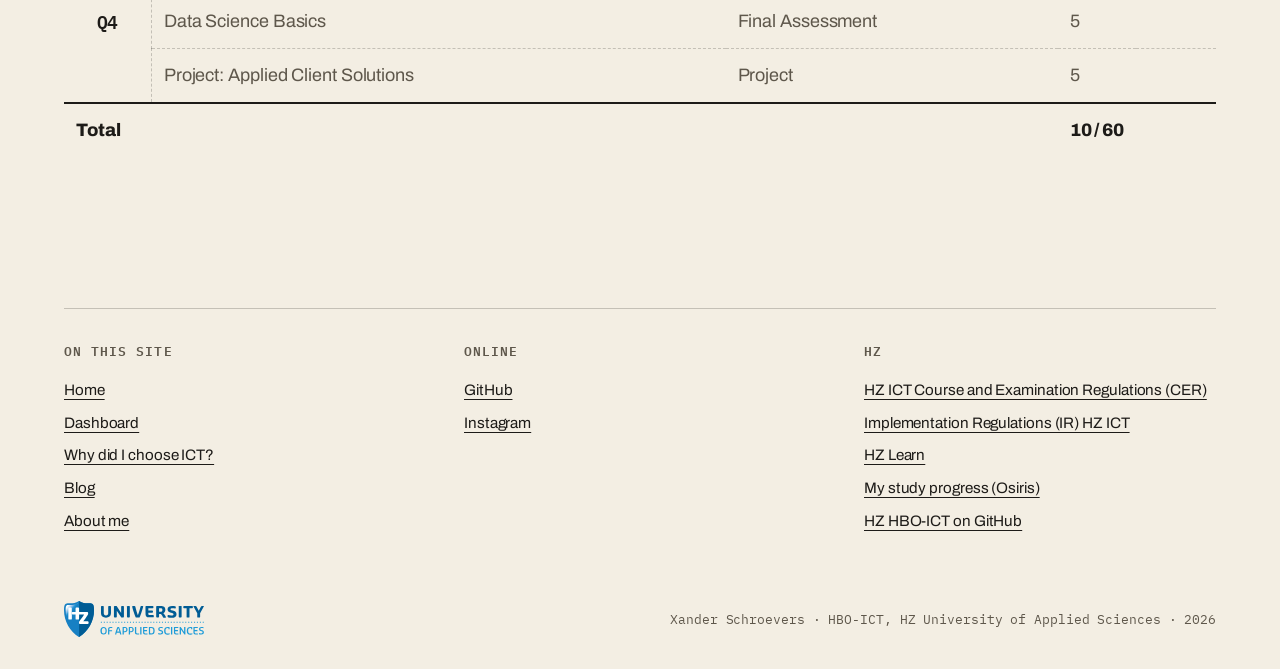
<file: dashboard.html>
<!DOCTYPE html>
<html lang="en">
<head>
	<meta charset="UTF-8">
	<meta name="viewport" content="width=device-width, initial-scale=1.0">
	<meta name="description" content="Xander's study monitor: grades, credits and progress towards the Study Advice boundary.">
	<title>Dashboard · Xander Schroevers</title>
	<link rel="icon" href="data:image/svg+xml,<svg xmlns='http://www.w3.org/2000/svg' viewBox='0 0 32 32'><circle cx='16' cy='16' r='15' fill='%23161514'/><circle cx='16' cy='16' r='6' fill='%23c23a22'/></svg>">
	<link rel="preconnect" href="https://fonts.googleapis.com">
	<link rel="preconnect" href="https://fonts.gstatic.com" crossorigin>
	<link rel="stylesheet" href="https://fonts.googleapis.com/css2?family=Archivo:wdth,wght@62..125,400..900&family=IBM+Plex+Mono:wght@400;600&display=swap">
	<link rel="stylesheet" href="scrollcraft.css">
	<link rel="stylesheet" href="style.css">
</head>
<body class="dashboard">
	<div class="sc-grain" aria-hidden="true"></div>
	<header class="site-nav">
		<a class="site-nav__brand" href="index.html">Xander Schroevers</a>
		<nav aria-label="Site">
			<a href="dashboard.html" aria-current="page">Dashboard</a>
			<a href="why-it.html">Why ICT?</a>
			<a href="blog.html">Blog</a>
			<a href="about.html">About me</a>
		</nav>
	</header>
	<main>
		<header class="page-head" data-sc-act="flow">
			<div class="page-head__disc" aria-hidden="true"></div>
			<div class="wrap">
				<p class="page-head__cat">Dashboard · School year 2026-2027</p>
				<h1>Grades Dashboard</h1>
				<p class="page-head__lede">Tracks my marks and progress throughout the school year.</p>
			</div>
		</header>
		<div class="page wrap">
			<div class="summary">
				<div class="card">School year<strong>2026-2027</strong></div>
				<div class="card">Overall average<strong id="average">--</strong></div>
				<div class="card">Credits obtained<strong id="earned">0 / 60 EC</strong></div>
			</div>

			<section>
				<h2>Progress</h2>
				<p>At least 45 of 60 EC is required this year to pass the Study Advice boundary (a negative binding study advice otherwise).</p>
				<div class="progress" id="progress" style="--earned: 0">
					<div class="progress-bar"></div>
					<div class="progress-boundary"><span>Study Advice boundary (45 EC)</span></div>
				</div>
			</section>

			<section>
				<h2>Study Monitor</h2>
				<div class="legend">
					<span class="passed">Passed</span>
					<span class="failed">Failed (resit needed)</span>
					<span class="pending">Not graded yet</span>
				</div>
				
				<div class="table-scroll">
				<table>
					<thead>
						<tr>
							<th>Quarter</th>
							<th>Course</th>
							<th>Test component</th>
							<th>EC</th>
							<th>Grade</th>
						</tr>
					</thead>
					<tbody>
						<tr class="passed">
							<td class="quarter" rowspan="3">Q1</td>
							<td>Programme &amp; Career Orientation</td>
							<td>Project</td>
							<td class="ec">5</td>
							<td class="grade">10</td>
						</tr>
						<tr class="pending">
							<td>Programming Basics</td>
							<td>Final Assessment</td>
							<td class="ec">5</td>
							<td class="grade"></td>
						</tr>
						<tr class="passed">
							<td>Computer Science</td>
							<td>Final Assessment</td>
							<td class="ec">5</td>
							<td class="grade">8.3</td>
						</tr>
						<tr class="pending">
							<td class="quarter" rowspan="3">Q2</td>
							<td>Object Oriented Programming</td>
							<td>Final Assessment</td>
							<td class="ec">5</td>
							<td class="grade"></td>
						</tr>
						<tr class="pending">
							<td>Agile and Team Management</td>
							<td>Final Assessment</td>
							<td class="ec">5</td>
							<td class="grade"></td>
						</tr>
						<tr class="pending">
							<td>Project: Foundations</td>
							<td>Project</td>
							<td class="ec">5</td>
							<td class="grade"></td>
						</tr>
						<tr class="pending">
							<td class="quarter" rowspan="3">Q3</td>
							<td>Software Engineering Basics</td>
							<td>Final Assessment</td>
							<td class="ec">5</td>
							<td class="grade"></td>
						</tr>
						<tr class="pending">
							<td>Foundations of Data</td>
							<td>Final Assessment</td>
							<td class="ec">5</td>
							<td class="grade"></td>
						</tr>
						<tr class="pending">
							<td>Requirements Modelling</td>
							<td>Final Assessment</td>
							<td class="ec">5</td>
							<td class="grade"></td>
						</tr>
						<tr class="pending">
							<td class="quarter" rowspan="3">Q4</td>
							<td>Web Application Development</td>
							<td>Final Assessment</td>
							<td class="ec">5</td>
							<td class="grade"></td>
						</tr>
						<tr class="pending">
							<td>Data Science Basics</td>
							<td>Final Assessment</td>
							<td class="ec">5</td>
							<td class="grade"></td>
						</tr>
						<tr class="pending">
							<td>Project: Applied Client Solutions</td>
							<td>Project</td>
							<td class="ec">5</td>
							<td class="grade"></td>
						</tr>
					</tbody>
					<tfoot>
						<tr>
							<td colspan="3">Total</td>
							<td id="total-ec">0 / 60</td>
							<td></td>
						</tr>
					</tfoot>
				</table>
				</div>
			</section>
		</div>
	</main>
	<footer class="site-foot">
		<div class="wrap">
			<div class="site-foot__cols">
				<div>
					<h2>On this site</h2>
					<ul>
						<li><a href="index.html">Home</a></li>
						<li><a href="dashboard.html">Dashboard</a></li>
						<li><a href="why-it.html">Why did I choose ICT?</a></li>
						<li><a href="blog.html">Blog</a></li>
						<li><a href="about.html">About me</a></li>
					</ul>
				</div>
				<div>
					<h2>Online</h2>
					<ul>
						<li><a href="https://github.com/Studendtx" target="_blank" rel="noopener">GitHub</a></li>
						<li><a href="https://www.instagram.com/xanderschroevers/" target="_blank" rel="noopener">Instagram</a></li>
					</ul>
				</div>
				<div>
					<h2>HZ</h2>
					<ul>
						<li><a href="https://hz.reader.docfield.com/0eb02280-92aa-47e8-9714-e3f866708e61" target="_blank" rel="noopener">HZ ICT Course and Examination Regulations (CER)</a></li>
						<li><a href="https://hz.reader.docfield.com/80871c39-9285-4b38-85e4-78a0efbc2461" target="_blank" rel="noopener">Implementation Regulations (IR) HZ ICT</a></li>
						<li><a href="https://learn.hz.nl/course/view.php?id=30702" target="_blank" rel="noopener">HZ Learn</a></li>
						<li><a href="https://hz.osiris-student.nl" target="_blank" rel="noopener">My study progress (Osiris)</a></li>
						<li><a href="https://github.com/HZ-HBO-ICT" target="_blank" rel="noopener">HZ HBO-ICT on GitHub</a></li>
					</ul>
				</div>
			</div>
			<div class="site-foot__base">
				<img src="img/hz-logo.svg" width="140" height="36" alt="HZ University of Applied Sciences logo">
				<p>Xander Schroevers · HBO-ICT, HZ University of Applied Sciences · 2026</p>
			</div>
		</div>
	</footer>
	<script src="scrollcraft.js"></script>
	<script>ScrollCraft.mount(document.body);</script>
	<script src="website.js"></script>
</body>
</html>
</file>
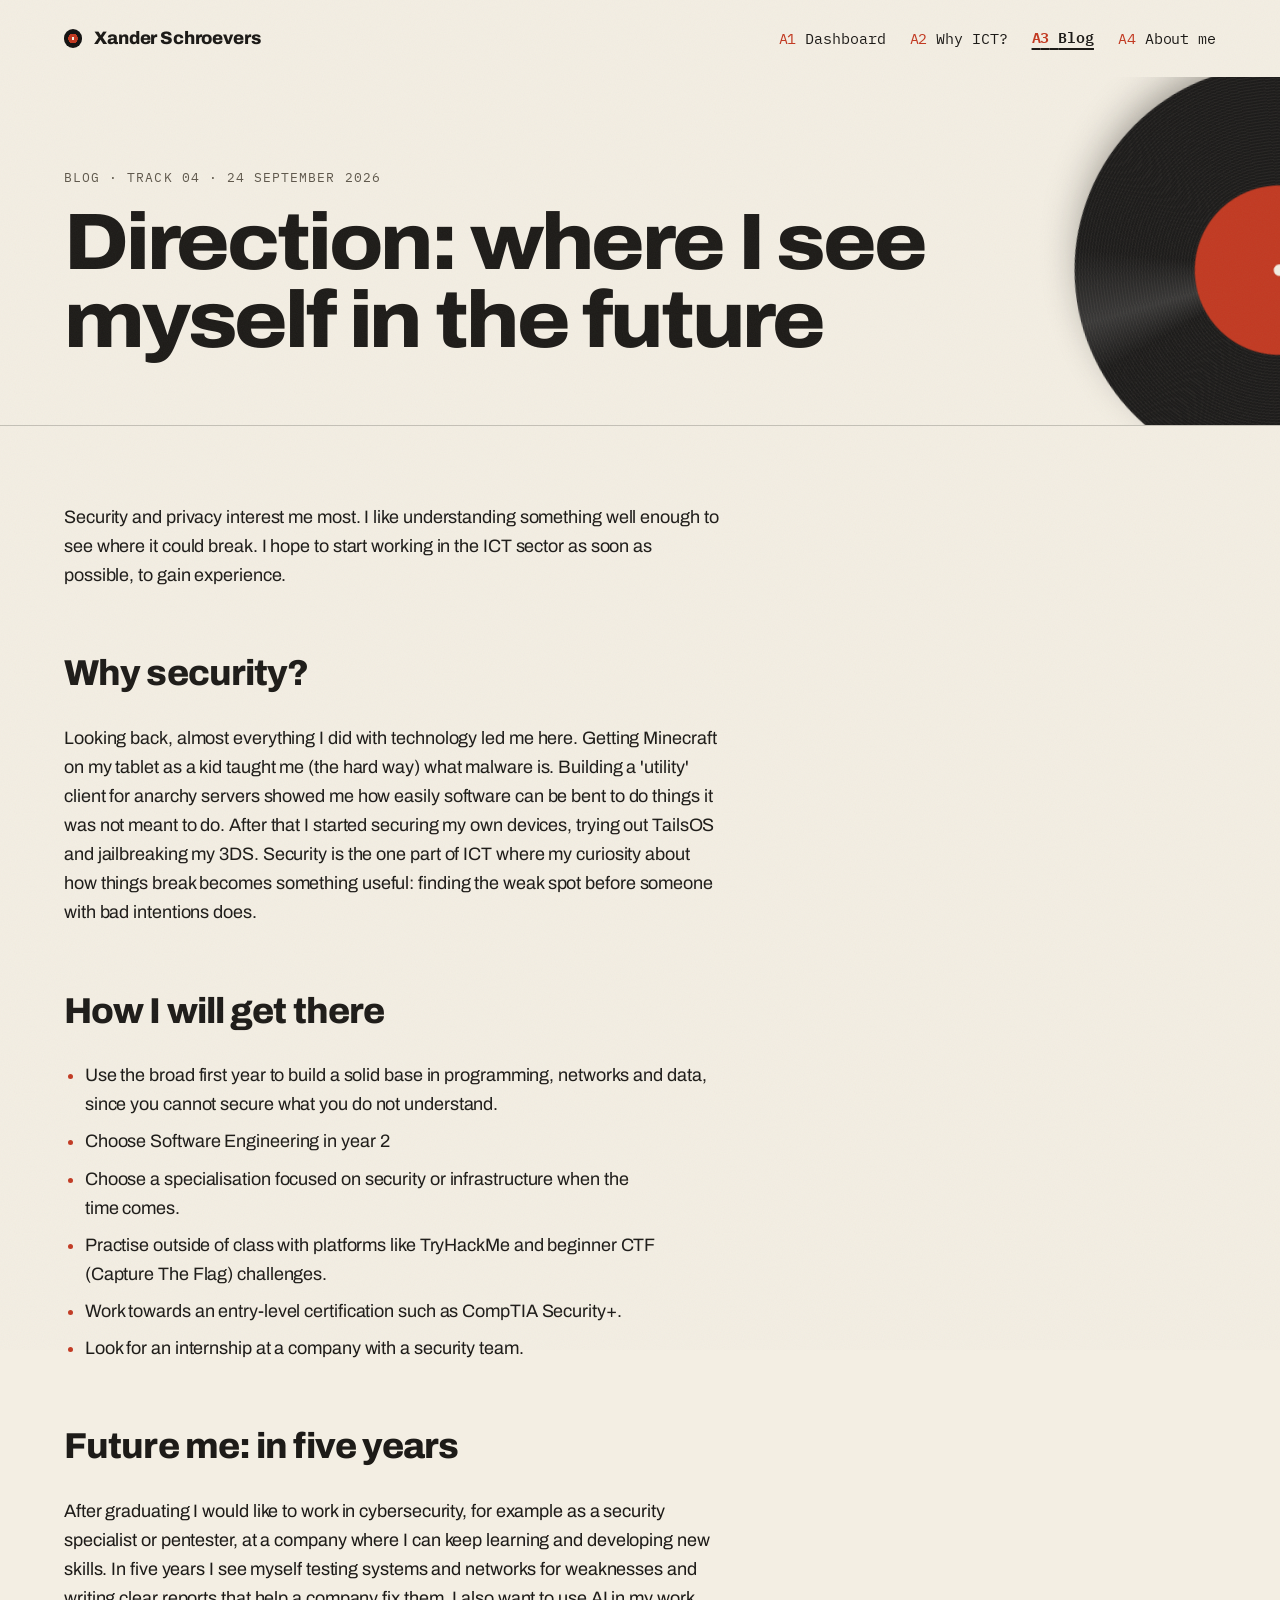
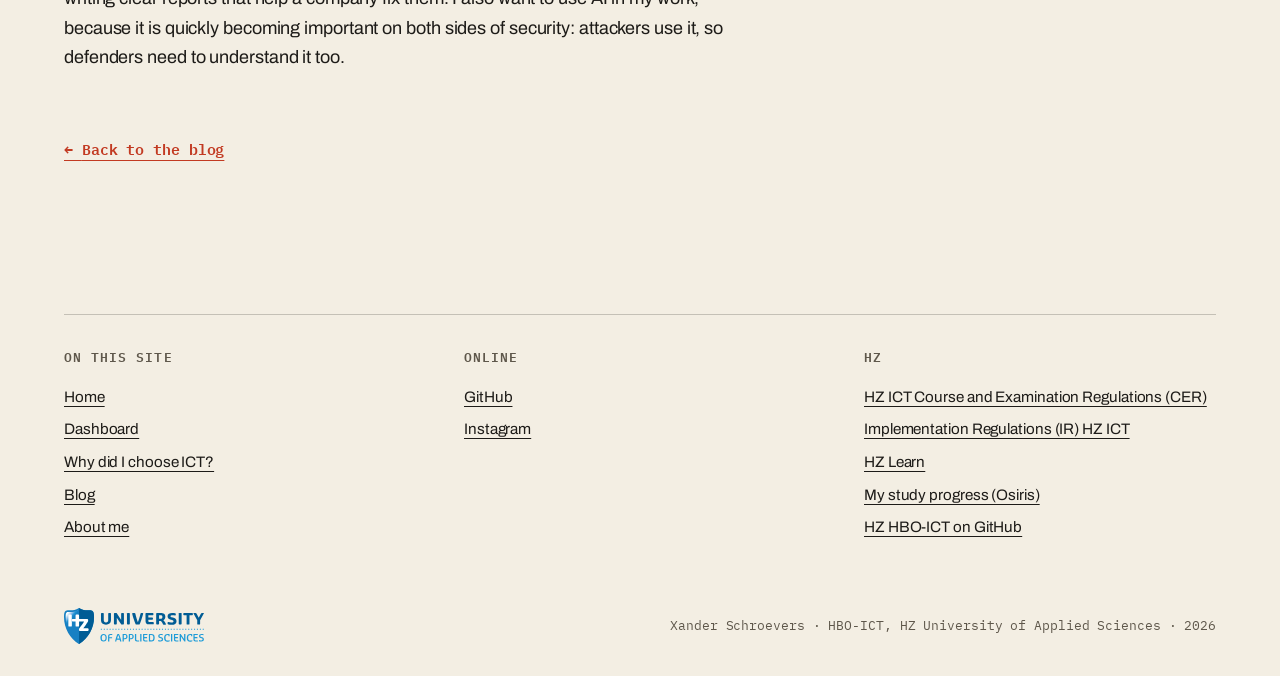
<file: direction.html>
<!DOCTYPE html>
<html lang="en">
<head>
	<meta charset="UTF-8">
	<meta name="viewport" content="width=device-width, initial-scale=1.0">
	<meta name="description" content="Where Xander sees himself in the future after the HZ ICT programme.">
	<title>Direction · Xander Schroevers</title>
	<link rel="icon" href="data:image/svg+xml,<svg xmlns='http://www.w3.org/2000/svg' viewBox='0 0 32 32'><circle cx='16' cy='16' r='15' fill='%23161514'/><circle cx='16' cy='16' r='6' fill='%23c23a22'/></svg>">
	<link rel="preconnect" href="https://fonts.googleapis.com">
	<link rel="preconnect" href="https://fonts.gstatic.com" crossorigin>
	<link rel="stylesheet" href="https://fonts.googleapis.com/css2?family=Archivo:wdth,wght@62..125,400..900&family=IBM+Plex+Mono:wght@400;600&display=swap">
	<link rel="stylesheet" href="scrollcraft.css">
	<link rel="stylesheet" href="style.css">
</head>
<body>
	<div class="sc-grain" aria-hidden="true"></div>
	<header class="site-nav">
		<a class="site-nav__brand" href="index.html">Xander Schroevers</a>
		<nav aria-label="Site">
			<a href="dashboard.html">Dashboard</a>
			<a href="why-it.html">Why ICT?</a>
			<a href="blog.html" aria-current="page">Blog</a>
			<a href="about.html">About me</a>
		</nav>
	</header>
	<main>
		<header class="page-head" data-sc-act="flow">
			<div class="page-head__disc" aria-hidden="true"></div>
			<div class="wrap">
				<p class="page-head__cat">Blog · Track 04 · <time datetime="2026-09-24">24 September 2026</time></p>
				<h1>Direction: where I see myself in the future</h1>
			</div>
		</header>
		<div class="page wrap">
			<article class="prose" data-sc-in>
				<p>Security and privacy interest me most. I like understanding something well enough to see where it could break. I hope to start working in the ICT sector as soon as possible, to gain experience.</p>
				<h2>Why security?</h2>
				<p>Looking back, almost everything I did with technology led me here. Getting Minecraft on my tablet as a kid taught me (the hard way) what malware is. Building a 'utility' client for anarchy servers showed me how easily software can be bent to do things it was not meant to do. After that I started securing my own devices, trying out TailsOS and jailbreaking my 3DS. Security is the one part of ICT where my curiosity about how things break becomes something useful: finding the weak spot before someone with bad intentions does.</p>
				<h2>How I will get there</h2>
				<ul>
					<li>Use the broad first year to build a solid base in programming, networks and data, since you cannot secure what you do not understand.</li>
					<li>Choose Software Engineering in year 2</li>
					<li>Choose a specialisation focused on security or infrastructure when the time comes.</li>
					<li>Practise outside of class with platforms like TryHackMe and beginner CTF (Capture The Flag) challenges.</li>
					<li>Work towards an entry-level certification such as CompTIA Security+.</li>
					<li>Look for an internship at a company with a security team.</li>
				</ul>
				<h2>Future me: in five years</h2>
				<p>After graduating I would like to work in cybersecurity, for example as a security specialist or pentester, at a company where I can keep learning and developing new skills. In five years I see myself testing systems and networks for weaknesses and writing clear reports that help a company fix them. I also want to use AI in my work, because it is quickly becoming important on both sides of security: attackers use it, so defenders need to understand it too.</p>
				<a class="text-link back" href="blog.html">Back to the blog</a>
			</article>
		</div>
	</main>
	<footer class="site-foot">
		<div class="wrap">
			<div class="site-foot__cols">
				<div>
					<h2>On this site</h2>
					<ul>
						<li><a href="index.html">Home</a></li>
						<li><a href="dashboard.html">Dashboard</a></li>
						<li><a href="why-it.html">Why did I choose ICT?</a></li>
						<li><a href="blog.html">Blog</a></li>
						<li><a href="about.html">About me</a></li>
					</ul>
				</div>
				<div>
					<h2>Online</h2>
					<ul>
						<li><a href="https://github.com/Studendtx" target="_blank" rel="noopener">GitHub</a></li>
						<li><a href="https://www.instagram.com/xanderschroevers/" target="_blank" rel="noopener">Instagram</a></li>
					</ul>
				</div>
				<div>
					<h2>HZ</h2>
					<ul>
						<li><a href="https://hz.reader.docfield.com/0eb02280-92aa-47e8-9714-e3f866708e61" target="_blank" rel="noopener">HZ ICT Course and Examination Regulations (CER)</a></li>
						<li><a href="https://hz.reader.docfield.com/80871c39-9285-4b38-85e4-78a0efbc2461" target="_blank" rel="noopener">Implementation Regulations (IR) HZ ICT</a></li>
						<li><a href="https://learn.hz.nl/course/view.php?id=30702" target="_blank" rel="noopener">HZ Learn</a></li>
						<li><a href="https://hz.osiris-student.nl" target="_blank" rel="noopener">My study progress (Osiris)</a></li>
						<li><a href="https://github.com/HZ-HBO-ICT" target="_blank" rel="noopener">HZ HBO-ICT on GitHub</a></li>
					</ul>
				</div>
			</div>
			<div class="site-foot__base">
				<img src="img/hz-logo.svg" width="140" height="36" alt="HZ University of Applied Sciences logo">
				<p>Xander Schroevers · HBO-ICT, HZ University of Applied Sciences · 2026</p>
			</div>
		</div>
	</footer>
	<script src="scrollcraft.js"></script>
	<script>ScrollCraft.mount(document.body);</script>
</body>
</html>
</file>
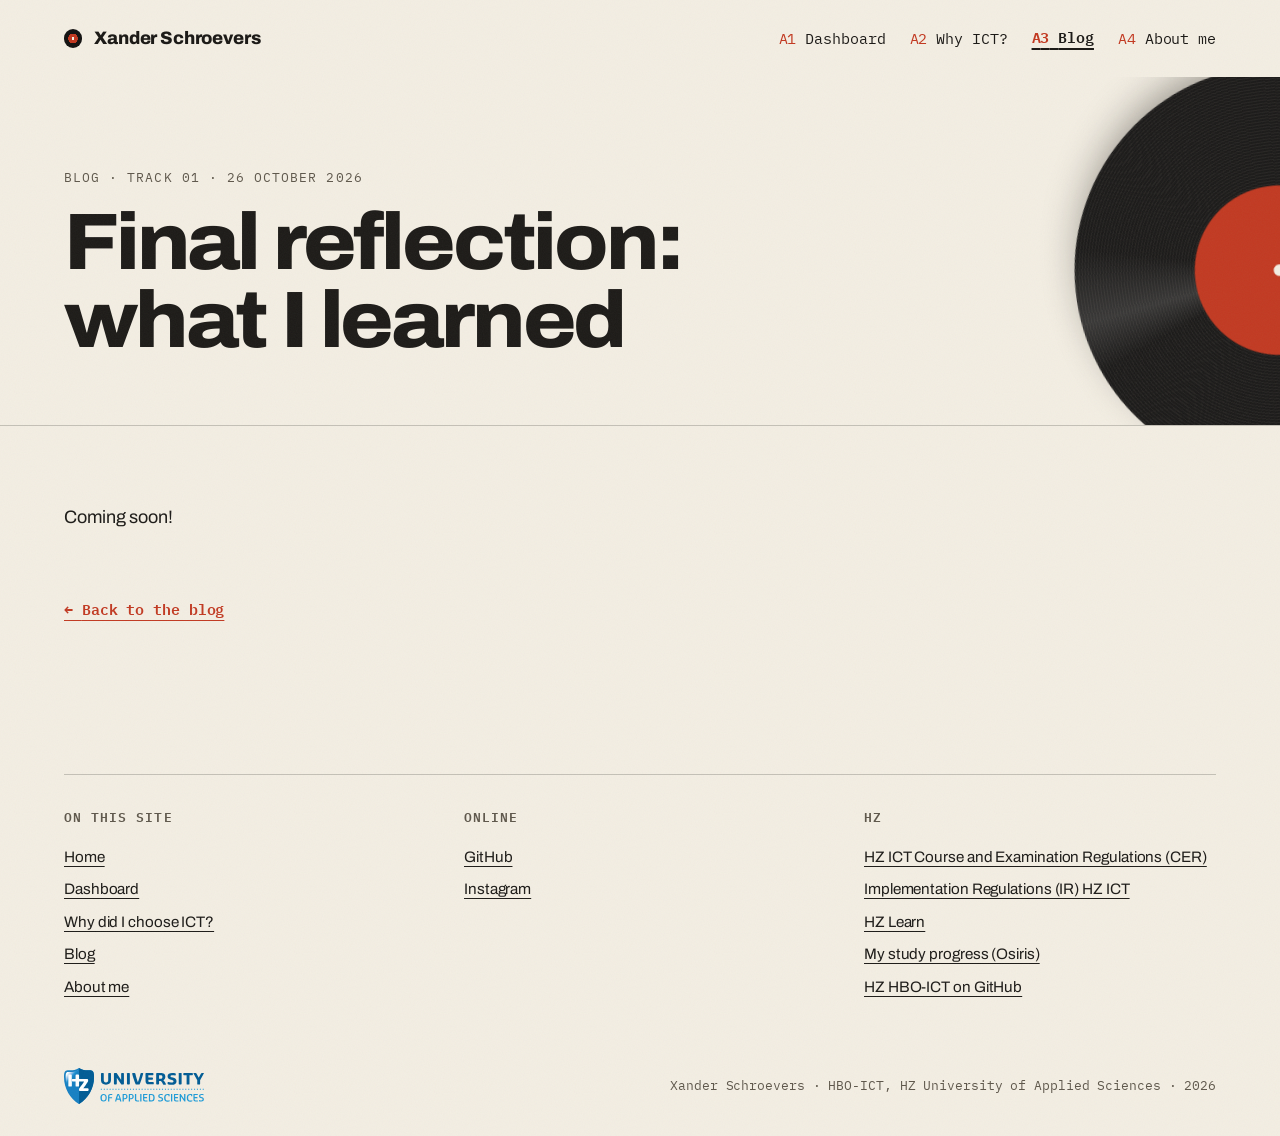
<file: final-reflection.html>
<!DOCTYPE html>
<html lang="en">
<head>
	<meta charset="UTF-8">
	<meta name="viewport" content="width=device-width, initial-scale=1.0">
	<meta name="description" content="Xander's final reflection on the HBO-ICT introduction programme: what he learned about himself and ICT.">
	<title>Final reflection · Xander Schroevers</title>
	<link rel="icon" href="data:image/svg+xml,<svg xmlns='http://www.w3.org/2000/svg' viewBox='0 0 32 32'><circle cx='16' cy='16' r='15' fill='%23161514'/><circle cx='16' cy='16' r='6' fill='%23c23a22'/></svg>">
	<link rel="preconnect" href="https://fonts.googleapis.com">
	<link rel="preconnect" href="https://fonts.gstatic.com" crossorigin>
	<link rel="stylesheet" href="https://fonts.googleapis.com/css2?family=Archivo:wdth,wght@62..125,400..900&family=IBM+Plex+Mono:wght@400;600&display=swap">
	<link rel="stylesheet" href="scrollcraft.css">
	<link rel="stylesheet" href="style.css">
</head>
<body>
	<div class="sc-grain" aria-hidden="true"></div>
	<header class="site-nav">
		<a class="site-nav__brand" href="index.html">Xander Schroevers</a>
		<nav aria-label="Site">
			<a href="dashboard.html">Dashboard</a>
			<a href="why-it.html">Why ICT?</a>
			<a href="blog.html" aria-current="page">Blog</a>
			<a href="about.html">About me</a>
		</nav>
	</header>
	<main>
		<header class="page-head" data-sc-act="flow">
			<div class="page-head__disc" aria-hidden="true"></div>
			<div class="wrap">
				<p class="page-head__cat">Blog · Track 01 · <time datetime="2026-10-26">26 October 2026</time></p>
				<h1>Final reflection: what I learned</h1>
			</div>
		</header>
		<div class="page wrap">
			<article class="prose" data-sc-in>
				<p>Coming soon!</p>
				<a class="text-link back" href="blog.html">Back to the blog</a>
			</article>
		</div>
	</main>
	<footer class="site-foot">
		<div class="wrap">
			<div class="site-foot__cols">
				<div>
					<h2>On this site</h2>
					<ul>
						<li><a href="index.html">Home</a></li>
						<li><a href="dashboard.html">Dashboard</a></li>
						<li><a href="why-it.html">Why did I choose ICT?</a></li>
						<li><a href="blog.html">Blog</a></li>
						<li><a href="about.html">About me</a></li>
					</ul>
				</div>
				<div>
					<h2>Online</h2>
					<ul>
						<li><a href="https://github.com/Studendtx" target="_blank" rel="noopener">GitHub</a></li>
						<li><a href="https://www.instagram.com/xanderschroevers/" target="_blank" rel="noopener">Instagram</a></li>
					</ul>
				</div>
				<div>
					<h2>HZ</h2>
					<ul>
						<li><a href="https://hz.reader.docfield.com/0eb02280-92aa-47e8-9714-e3f866708e61" target="_blank" rel="noopener">HZ ICT Course and Examination Regulations (CER)</a></li>
						<li><a href="https://hz.reader.docfield.com/80871c39-9285-4b38-85e4-78a0efbc2461" target="_blank" rel="noopener">Implementation Regulations (IR) HZ ICT</a></li>
						<li><a href="https://learn.hz.nl/course/view.php?id=30702" target="_blank" rel="noopener">HZ Learn</a></li>
						<li><a href="https://hz.osiris-student.nl" target="_blank" rel="noopener">My study progress (Osiris)</a></li>
						<li><a href="https://github.com/HZ-HBO-ICT" target="_blank" rel="noopener">HZ HBO-ICT on GitHub</a></li>
					</ul>
				</div>
			</div>
			<div class="site-foot__base">
				<img src="img/hz-logo.svg" width="140" height="36" alt="HZ University of Applied Sciences logo">
				<p>Xander Schroevers · HBO-ICT, HZ University of Applied Sciences · 2026</p>
			</div>
		</div>
	</footer>
	<script src="scrollcraft.js"></script>
	<script>ScrollCraft.mount(document.body);</script>
</body>
</html>
</file>
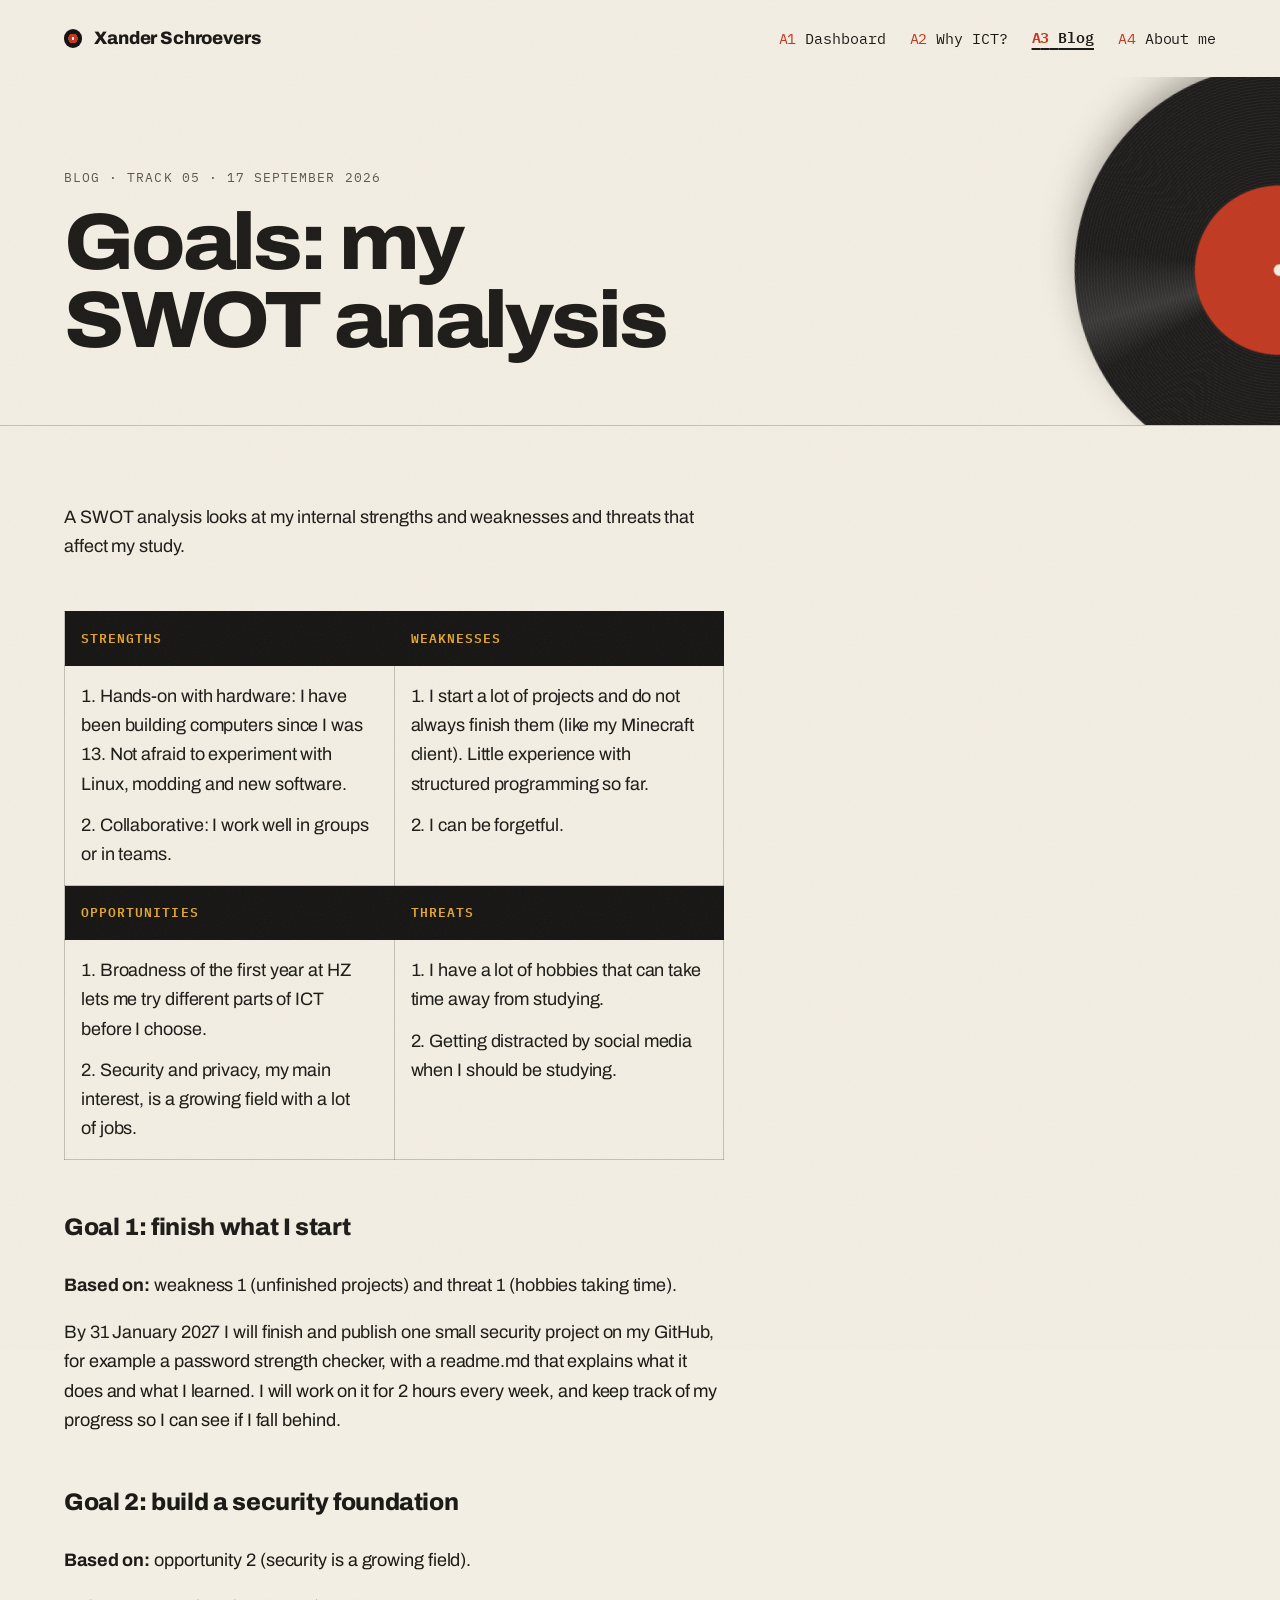
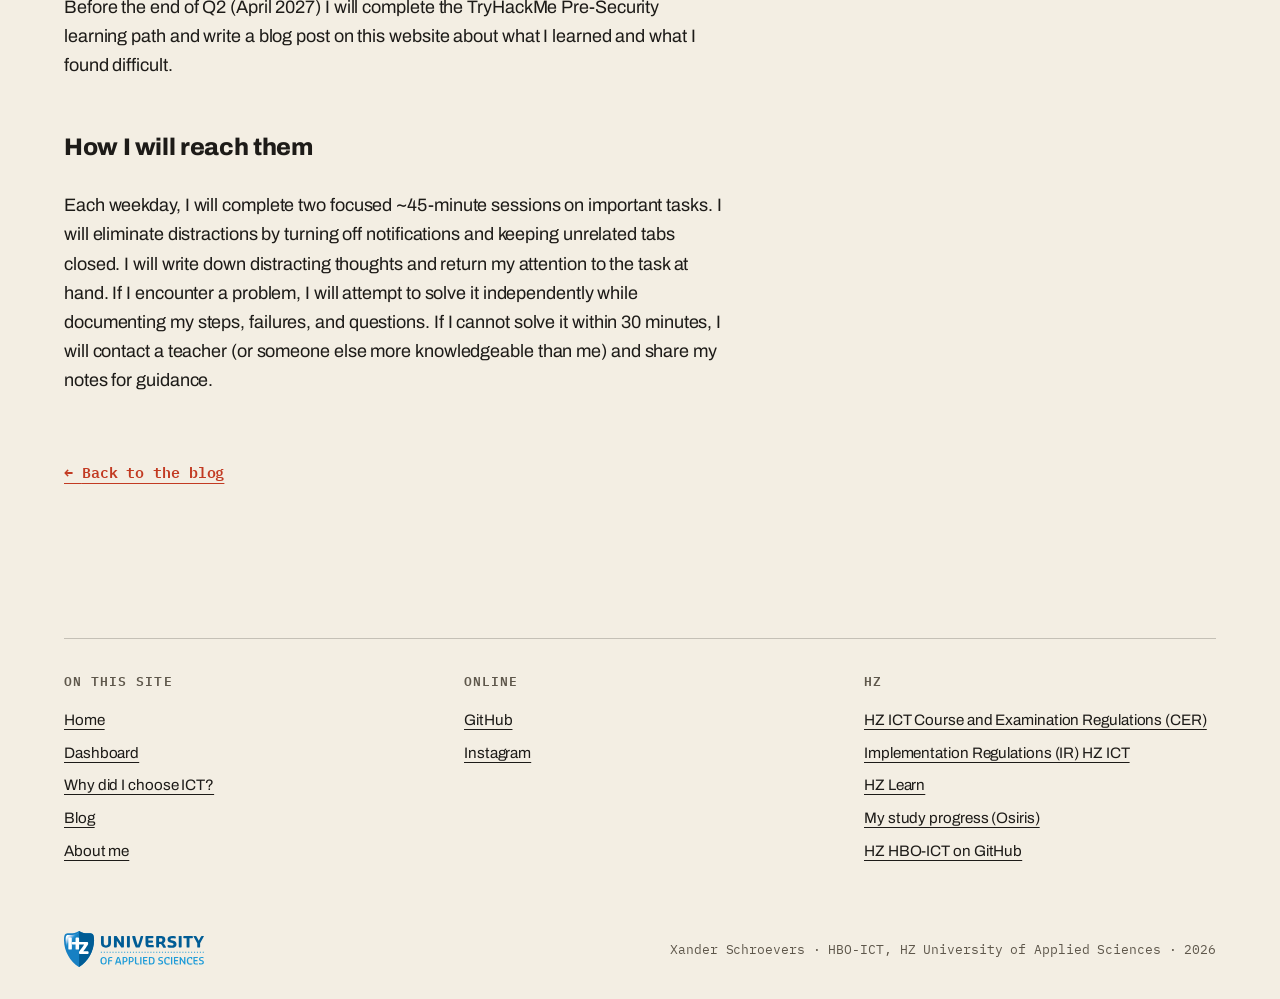
<file: goals.html>
<!DOCTYPE html>
<html lang="en">
<head>
	<meta charset="UTF-8">
	<meta name="viewport" content="width=device-width, initial-scale=1.0">
	<meta name="description" content="Xander's SWOT analysis: strengths, weaknesses, opportunities and threats as an ICT student.">
	<title>Goals · Xander Schroevers</title>
	<link rel="icon" href="data:image/svg+xml,<svg xmlns='http://www.w3.org/2000/svg' viewBox='0 0 32 32'><circle cx='16' cy='16' r='15' fill='%23161514'/><circle cx='16' cy='16' r='6' fill='%23c23a22'/></svg>">
	<link rel="preconnect" href="https://fonts.googleapis.com">
	<link rel="preconnect" href="https://fonts.gstatic.com" crossorigin>
	<link rel="stylesheet" href="https://fonts.googleapis.com/css2?family=Archivo:wdth,wght@62..125,400..900&family=IBM+Plex+Mono:wght@400;600&display=swap">
	<link rel="stylesheet" href="scrollcraft.css">
	<link rel="stylesheet" href="style.css">
</head>
<body>
	<div class="sc-grain" aria-hidden="true"></div>
	<header class="site-nav">
		<a class="site-nav__brand" href="index.html">Xander Schroevers</a>
		<nav aria-label="Site">
			<a href="dashboard.html">Dashboard</a>
			<a href="why-it.html">Why ICT?</a>
			<a href="blog.html" aria-current="page">Blog</a>
			<a href="about.html">About me</a>
		</nav>
	</header>
	<main>
		<header class="page-head" data-sc-act="flow">
			<div class="page-head__disc" aria-hidden="true"></div>
			<div class="wrap">
				<p class="page-head__cat">Blog · Track 05 · <time datetime="2026-09-17">17 September 2026</time></p>
				<h1>Goals: my SWOT analysis</h1>
			</div>
		</header>
		<div class="page wrap">
			<article class="prose" data-sc-in>
				<p>A SWOT analysis looks at my internal strengths and weaknesses and threats that affect my study.</p>
				<div class="table-scroll">
				<table class="swot">
					<tr>
						<th>Strengths</th>
						<th>Weaknesses</th>
					</tr>
					<tr>
						<td>
							<p>1. Hands-on with hardware: I have been building computers since I was 13. Not afraid to experiment with Linux, modding and new software.</p>
							<p>2. Collaborative: I work well in groups or in teams.</p>
						</td>
						<td>
							<p>1. I start a lot of projects and do not always finish them (like my Minecraft client). Little experience with structured programming so far.</p>
							<p>2. I can be forgetful.</p>
						</td>
					</tr>
					<tr>
						<th>Opportunities</th>
						<th>Threats</th>
					</tr>
					<tr>
						<td>
							<p>1. Broadness of the first year at HZ lets me try different parts of ICT before I choose.</p>
							<p>2. Security and privacy, my main interest, is a growing field with a lot of jobs.</p>
						</td>
						<td>
							<p>1. I have a lot of hobbies that can take time away from studying.</p>
							<p>2. Getting distracted by social media when I should be studying.</p>
						</td>
					</tr>
				</table>
				</div>
				<h3>Goal 1: finish what I start</h3>
				<p><strong>Based on:</strong> weakness 1 (unfinished projects) and threat 1 (hobbies taking time).</p>
				<p>By 31 January 2027 I will finish and publish one small security project on my GitHub, for example a password strength checker, with a readme.md that explains what it does and what I learned. I will work on it for 2 hours every week, and keep track of my progress so I can see if I fall behind.</p>
				<h3>Goal 2: build a security foundation</h3>
				<p><strong>Based on:</strong> opportunity 2 (security is a growing field).</p>
				<p>Before the end of Q2 (April 2027) I will complete the TryHackMe Pre-Security learning path and write a blog post on this website about what I learned and what I found difficult.</p>
				<h3>How I will reach them</h3>
				<p>Each weekday, I will complete two focused ~45-minute sessions on important tasks. I will eliminate distractions by turning off notifications and keeping unrelated tabs closed. I will write down distracting thoughts and return my attention to the task at hand. If I encounter a problem, I will attempt to solve it independently while documenting my steps, failures, and questions. If I cannot solve it within 30 minutes, I will contact a teacher (or someone else more knowledgeable than me) and share my notes for guidance.</p>
				<a class="text-link back" href="blog.html">Back to the blog</a>
			</article>
		</div>
	</main>
	<footer class="site-foot">
		<div class="wrap">
			<div class="site-foot__cols">
				<div>
					<h2>On this site</h2>
					<ul>
						<li><a href="index.html">Home</a></li>
						<li><a href="dashboard.html">Dashboard</a></li>
						<li><a href="why-it.html">Why did I choose ICT?</a></li>
						<li><a href="blog.html">Blog</a></li>
						<li><a href="about.html">About me</a></li>
					</ul>
				</div>
				<div>
					<h2>Online</h2>
					<ul>
						<li><a href="https://github.com/Studendtx" target="_blank" rel="noopener">GitHub</a></li>
						<li><a href="https://www.instagram.com/xanderschroevers/" target="_blank" rel="noopener">Instagram</a></li>
					</ul>
				</div>
				<div>
					<h2>HZ</h2>
					<ul>
						<li><a href="https://hz.reader.docfield.com/0eb02280-92aa-47e8-9714-e3f866708e61" target="_blank" rel="noopener">HZ ICT Course and Examination Regulations (CER)</a></li>
						<li><a href="https://hz.reader.docfield.com/80871c39-9285-4b38-85e4-78a0efbc2461" target="_blank" rel="noopener">Implementation Regulations (IR) HZ ICT</a></li>
						<li><a href="https://learn.hz.nl/course/view.php?id=30702" target="_blank" rel="noopener">HZ Learn</a></li>
						<li><a href="https://hz.osiris-student.nl" target="_blank" rel="noopener">My study progress (Osiris)</a></li>
						<li><a href="https://github.com/HZ-HBO-ICT" target="_blank" rel="noopener">HZ HBO-ICT on GitHub</a></li>
					</ul>
				</div>
			</div>
			<div class="site-foot__base">
				<img src="img/hz-logo.svg" width="140" height="36" alt="HZ University of Applied Sciences logo">
				<p>Xander Schroevers · HBO-ICT, HZ University of Applied Sciences · 2026</p>
			</div>
		</div>
	</footer>
	<script src="scrollcraft.js"></script>
	<script>ScrollCraft.mount(document.body);</script>
</body>
</html>
</file>
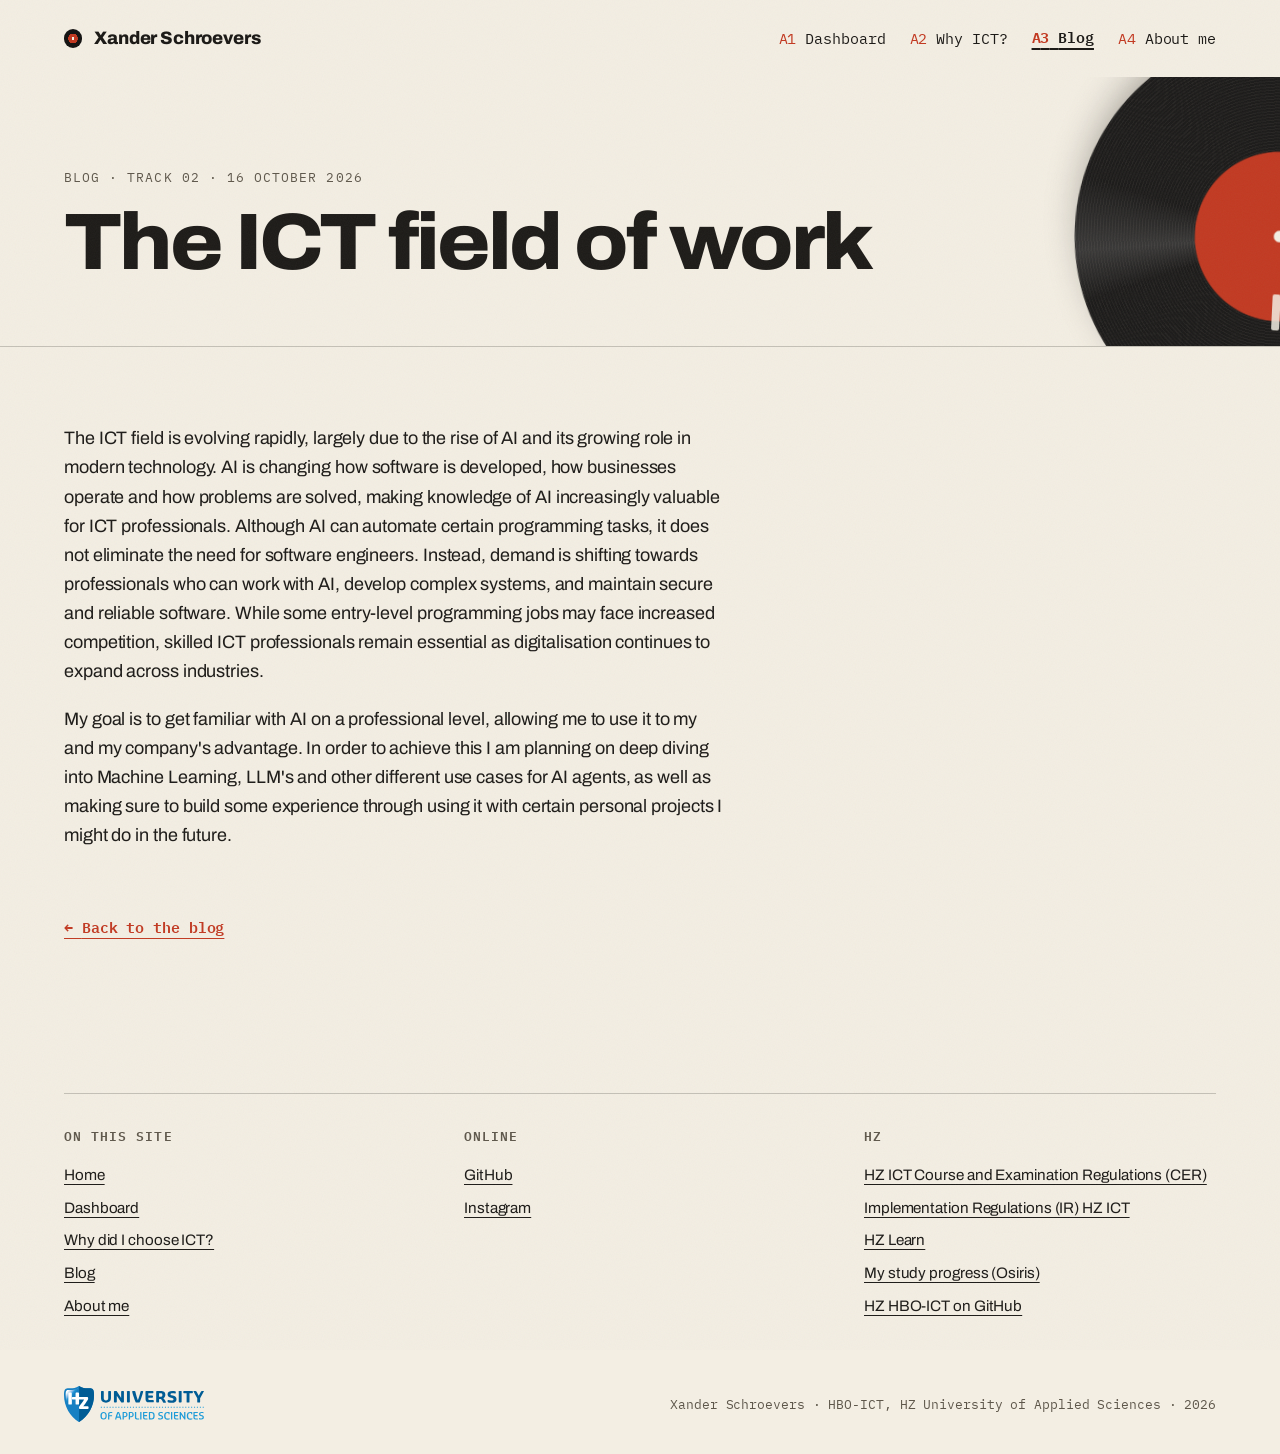
<file: ict-field.html>
<!DOCTYPE html>
<html lang="en">
<head>
	<meta charset="UTF-8">
	<meta name="viewport" content="width=device-width, initial-scale=1.0">
	<meta name="description" content="Xander's article about the ICT field of work and ICT companies.">
	<title>The ICT field of work · Xander Schroevers</title>
	<link rel="icon" href="data:image/svg+xml,<svg xmlns='http://www.w3.org/2000/svg' viewBox='0 0 32 32'><circle cx='16' cy='16' r='15' fill='%23161514'/><circle cx='16' cy='16' r='6' fill='%23c23a22'/></svg>">
	<link rel="preconnect" href="https://fonts.googleapis.com">
	<link rel="preconnect" href="https://fonts.gstatic.com" crossorigin>
	<link rel="stylesheet" href="https://fonts.googleapis.com/css2?family=Archivo:wdth,wght@62..125,400..900&family=IBM+Plex+Mono:wght@400;600&display=swap">
	<link rel="stylesheet" href="scrollcraft.css">
	<link rel="stylesheet" href="style.css">
</head>
<body>
	<div class="sc-grain" aria-hidden="true"></div>
	<header class="site-nav">
		<a class="site-nav__brand" href="index.html">Xander Schroevers</a>
		<nav aria-label="Site">
			<a href="dashboard.html">Dashboard</a>
			<a href="why-it.html">Why ICT?</a>
			<a href="blog.html" aria-current="page">Blog</a>
			<a href="about.html">About me</a>
		</nav>
	</header>
	<main>
		<header class="page-head" data-sc-act="flow">
			<div class="page-head__disc" aria-hidden="true"></div>
			<div class="wrap">
				<p class="page-head__cat">Blog · Track 02 · <time datetime="2026-10-16">16 October 2026</time></p>
				<h1>The ICT field of work</h1>
			</div>
		</header>
		<div class="page wrap">
			<article class="prose" data-sc-in>
				<p>The ICT field is evolving rapidly, largely due to the rise of AI and its growing role in modern technology. AI is changing how software is developed, how businesses operate and how problems are solved, making knowledge of AI increasingly valuable for ICT professionals. Although AI can automate certain programming tasks, it does not eliminate the need for software engineers. Instead, demand is shifting towards professionals who can work with AI, develop complex systems, and maintain secure and reliable software. While some entry-level programming jobs may face increased competition, skilled ICT professionals remain essential as digitalisation continues to expand across industries.</p>
				<p>My goal is to get familiar with AI on a professional level, allowing me to use it to my and my company's advantage. In order to achieve this I am planning on deep diving into Machine Learning, LLM's and other different use cases for AI agents, as well as making sure to build some experience through using it with certain personal projects I might do in the future.</p>
				<a class="text-link back" href="blog.html">Back to the blog</a>
			</article>
		</div>
	</main>
	<footer class="site-foot">
		<div class="wrap">
			<div class="site-foot__cols">
				<div>
					<h2>On this site</h2>
					<ul>
						<li><a href="index.html">Home</a></li>
						<li><a href="dashboard.html">Dashboard</a></li>
						<li><a href="why-it.html">Why did I choose ICT?</a></li>
						<li><a href="blog.html">Blog</a></li>
						<li><a href="about.html">About me</a></li>
					</ul>
				</div>
				<div>
					<h2>Online</h2>
					<ul>
						<li><a href="https://github.com/Studendtx" target="_blank" rel="noopener">GitHub</a></li>
						<li><a href="https://www.instagram.com/xanderschroevers/" target="_blank" rel="noopener">Instagram</a></li>
					</ul>
				</div>
				<div>
					<h2>HZ</h2>
					<ul>
						<li><a href="https://hz.reader.docfield.com/0eb02280-92aa-47e8-9714-e3f866708e61" target="_blank" rel="noopener">HZ ICT Course and Examination Regulations (CER)</a></li>
						<li><a href="https://hz.reader.docfield.com/80871c39-9285-4b38-85e4-78a0efbc2461" target="_blank" rel="noopener">Implementation Regulations (IR) HZ ICT</a></li>
						<li><a href="https://learn.hz.nl/course/view.php?id=30702" target="_blank" rel="noopener">HZ Learn</a></li>
						<li><a href="https://hz.osiris-student.nl" target="_blank" rel="noopener">My study progress (Osiris)</a></li>
						<li><a href="https://github.com/HZ-HBO-ICT" target="_blank" rel="noopener">HZ HBO-ICT on GitHub</a></li>
					</ul>
				</div>
			</div>
			<div class="site-foot__base">
				<img src="img/hz-logo.svg" width="140" height="36" alt="HZ University of Applied Sciences logo">
				<p>Xander Schroevers · HBO-ICT, HZ University of Applied Sciences · 2026</p>
			</div>
		</div>
	</footer>
	<script src="scrollcraft.js"></script>
	<script>ScrollCraft.mount(document.body);</script>
</body>
</html>
</file>
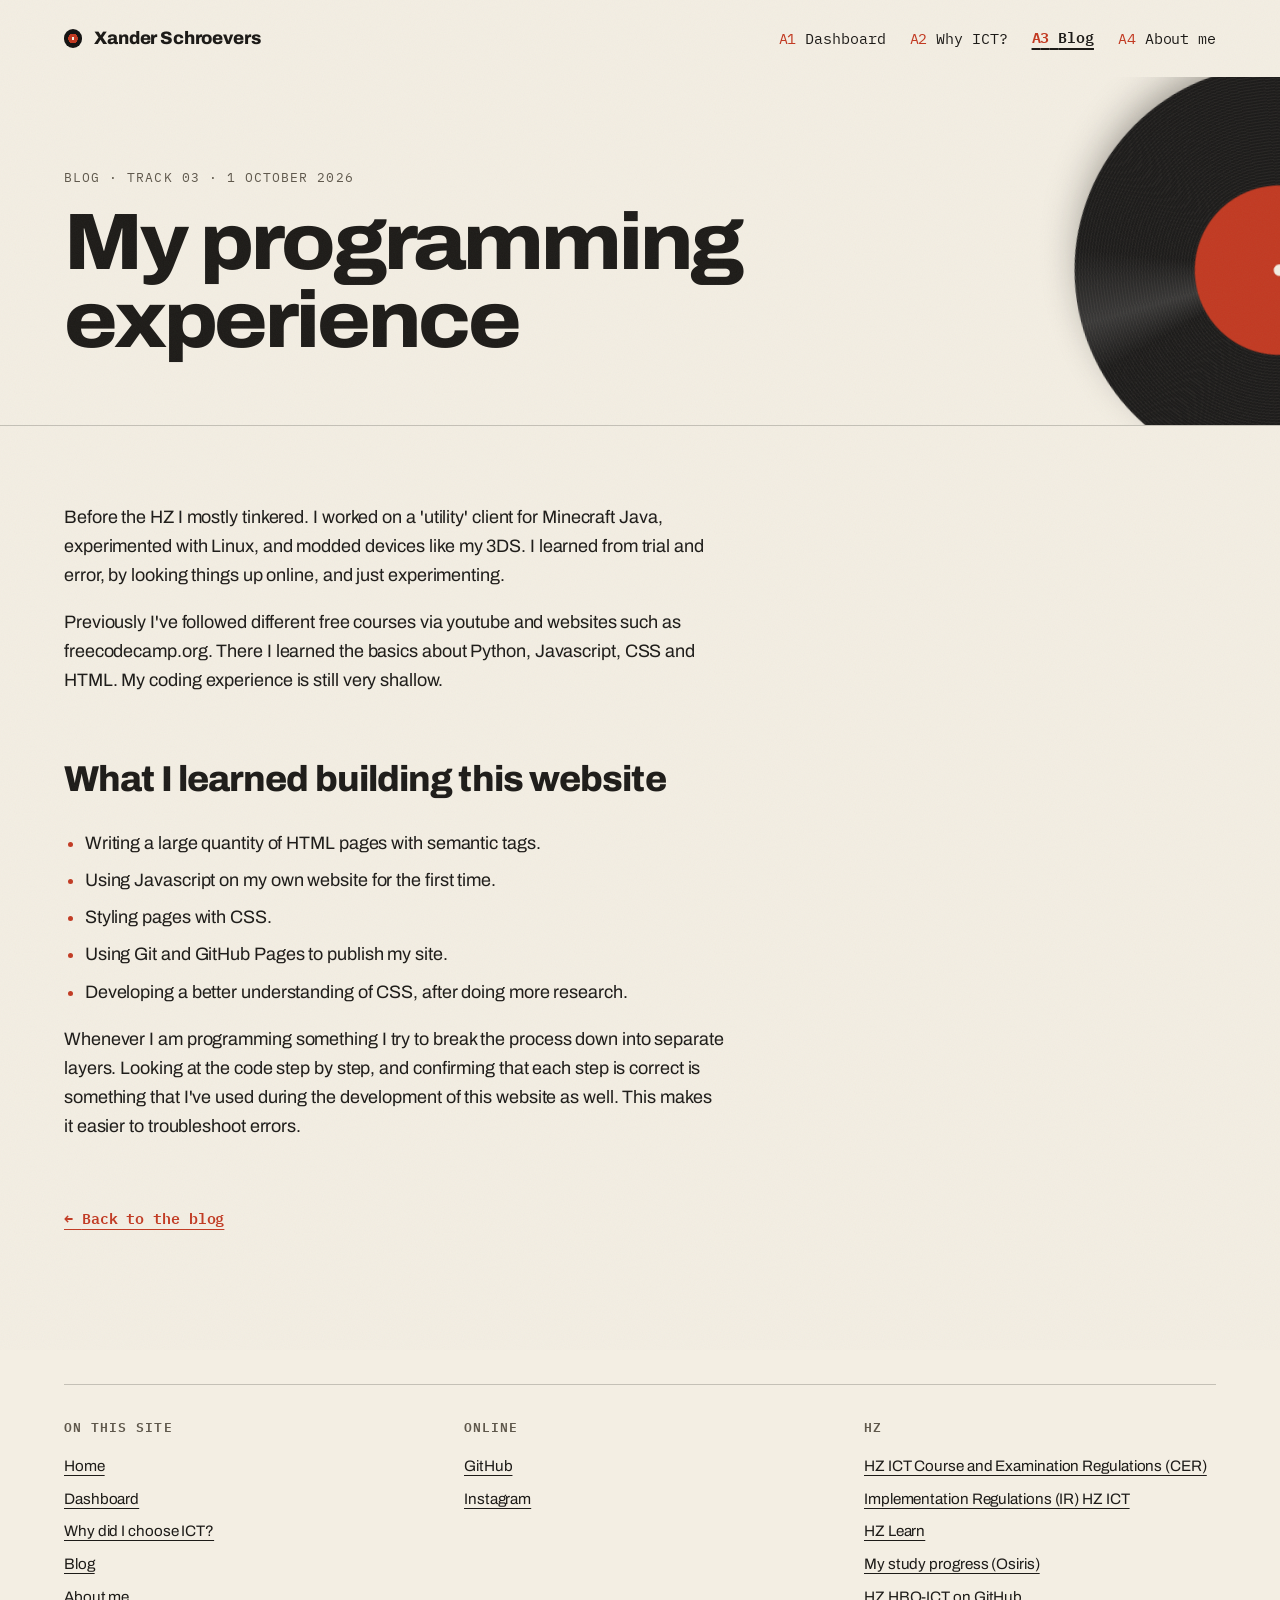
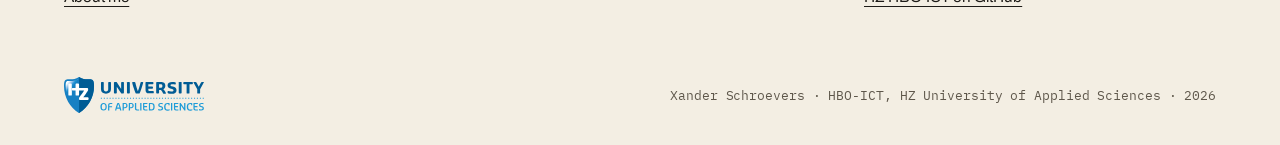
<file: programming-experience.html>
<!DOCTYPE html>
<html lang="en">
<head>
	<meta charset="UTF-8">
	<meta name="viewport" content="width=device-width, initial-scale=1.0">
	<meta name="description" content="Xander's programming experience so far and what he has learned.">
	<title>My programming experience · Xander Schroevers</title>
	<link rel="icon" href="data:image/svg+xml,<svg xmlns='http://www.w3.org/2000/svg' viewBox='0 0 32 32'><circle cx='16' cy='16' r='15' fill='%23161514'/><circle cx='16' cy='16' r='6' fill='%23c23a22'/></svg>">
	<link rel="preconnect" href="https://fonts.googleapis.com">
	<link rel="preconnect" href="https://fonts.gstatic.com" crossorigin>
	<link rel="stylesheet" href="https://fonts.googleapis.com/css2?family=Archivo:wdth,wght@62..125,400..900&family=IBM+Plex+Mono:wght@400;600&display=swap">
	<link rel="stylesheet" href="scrollcraft.css">
	<link rel="stylesheet" href="style.css">
</head>
<body>
	<div class="sc-grain" aria-hidden="true"></div>
	<header class="site-nav">
		<a class="site-nav__brand" href="index.html">Xander Schroevers</a>
		<nav aria-label="Site">
			<a href="dashboard.html">Dashboard</a>
			<a href="why-it.html">Why ICT?</a>
			<a href="blog.html" aria-current="page">Blog</a>
			<a href="about.html">About me</a>
		</nav>
	</header>
	<main>
		<header class="page-head" data-sc-act="flow">
			<div class="page-head__disc" aria-hidden="true"></div>
			<div class="wrap">
				<p class="page-head__cat">Blog · Track 03 · <time datetime="2026-10-01">1 October 2026</time></p>
				<h1>My programming experience</h1>
			</div>
		</header>
		<div class="page wrap">
			<article class="prose" data-sc-in>
				<p>Before the HZ I mostly tinkered. I worked on a 'utility' client for Minecraft Java, experimented with Linux, and modded devices like my 3DS. I learned from trial and error, by looking things up online, and just experimenting.</p>
				<p>Previously I've followed different free courses via youtube and websites such as freecodecamp.org. There I learned the basics about Python, Javascript, CSS and HTML. My coding experience is still very shallow.</p>
				<h2>What I learned building this website</h2>
				<ul>
					<li>Writing a large quantity of HTML pages with semantic tags.</li>
					<li>Using Javascript on my own website for the first time.</li>
					<li>Styling pages with CSS.</li>
					<li>Using Git and GitHub Pages to publish my site.</li>
					<li>Developing a better understanding of CSS, after doing more research.</li>
				</ul>
				<p>Whenever I am programming something I try to break the process down into separate layers. Looking at the code step by step, and confirming that each step is correct is something that I've used during the development of this website as well. This makes it easier to troubleshoot errors.</p>
				<a class="text-link back" href="blog.html">Back to the blog</a>
			</article>
		</div>
	</main>
	<footer class="site-foot">
		<div class="wrap">
			<div class="site-foot__cols">
				<div>
					<h2>On this site</h2>
					<ul>
						<li><a href="index.html">Home</a></li>
						<li><a href="dashboard.html">Dashboard</a></li>
						<li><a href="why-it.html">Why did I choose ICT?</a></li>
						<li><a href="blog.html">Blog</a></li>
						<li><a href="about.html">About me</a></li>
					</ul>
				</div>
				<div>
					<h2>Online</h2>
					<ul>
						<li><a href="https://github.com/Studendtx" target="_blank" rel="noopener">GitHub</a></li>
						<li><a href="https://www.instagram.com/xanderschroevers/" target="_blank" rel="noopener">Instagram</a></li>
					</ul>
				</div>
				<div>
					<h2>HZ</h2>
					<ul>
						<li><a href="https://hz.reader.docfield.com/0eb02280-92aa-47e8-9714-e3f866708e61" target="_blank" rel="noopener">HZ ICT Course and Examination Regulations (CER)</a></li>
						<li><a href="https://hz.reader.docfield.com/80871c39-9285-4b38-85e4-78a0efbc2461" target="_blank" rel="noopener">Implementation Regulations (IR) HZ ICT</a></li>
						<li><a href="https://learn.hz.nl/course/view.php?id=30702" target="_blank" rel="noopener">HZ Learn</a></li>
						<li><a href="https://hz.osiris-student.nl" target="_blank" rel="noopener">My study progress (Osiris)</a></li>
						<li><a href="https://github.com/HZ-HBO-ICT" target="_blank" rel="noopener">HZ HBO-ICT on GitHub</a></li>
					</ul>
				</div>
			</div>
			<div class="site-foot__base">
				<img src="img/hz-logo.svg" width="140" height="36" alt="HZ University of Applied Sciences logo">
				<p>Xander Schroevers · HBO-ICT, HZ University of Applied Sciences · 2026</p>
			</div>
		</div>
	</footer>
	<script src="scrollcraft.js"></script>
	<script>ScrollCraft.mount(document.body);</script>
</body>
</html>
</file>
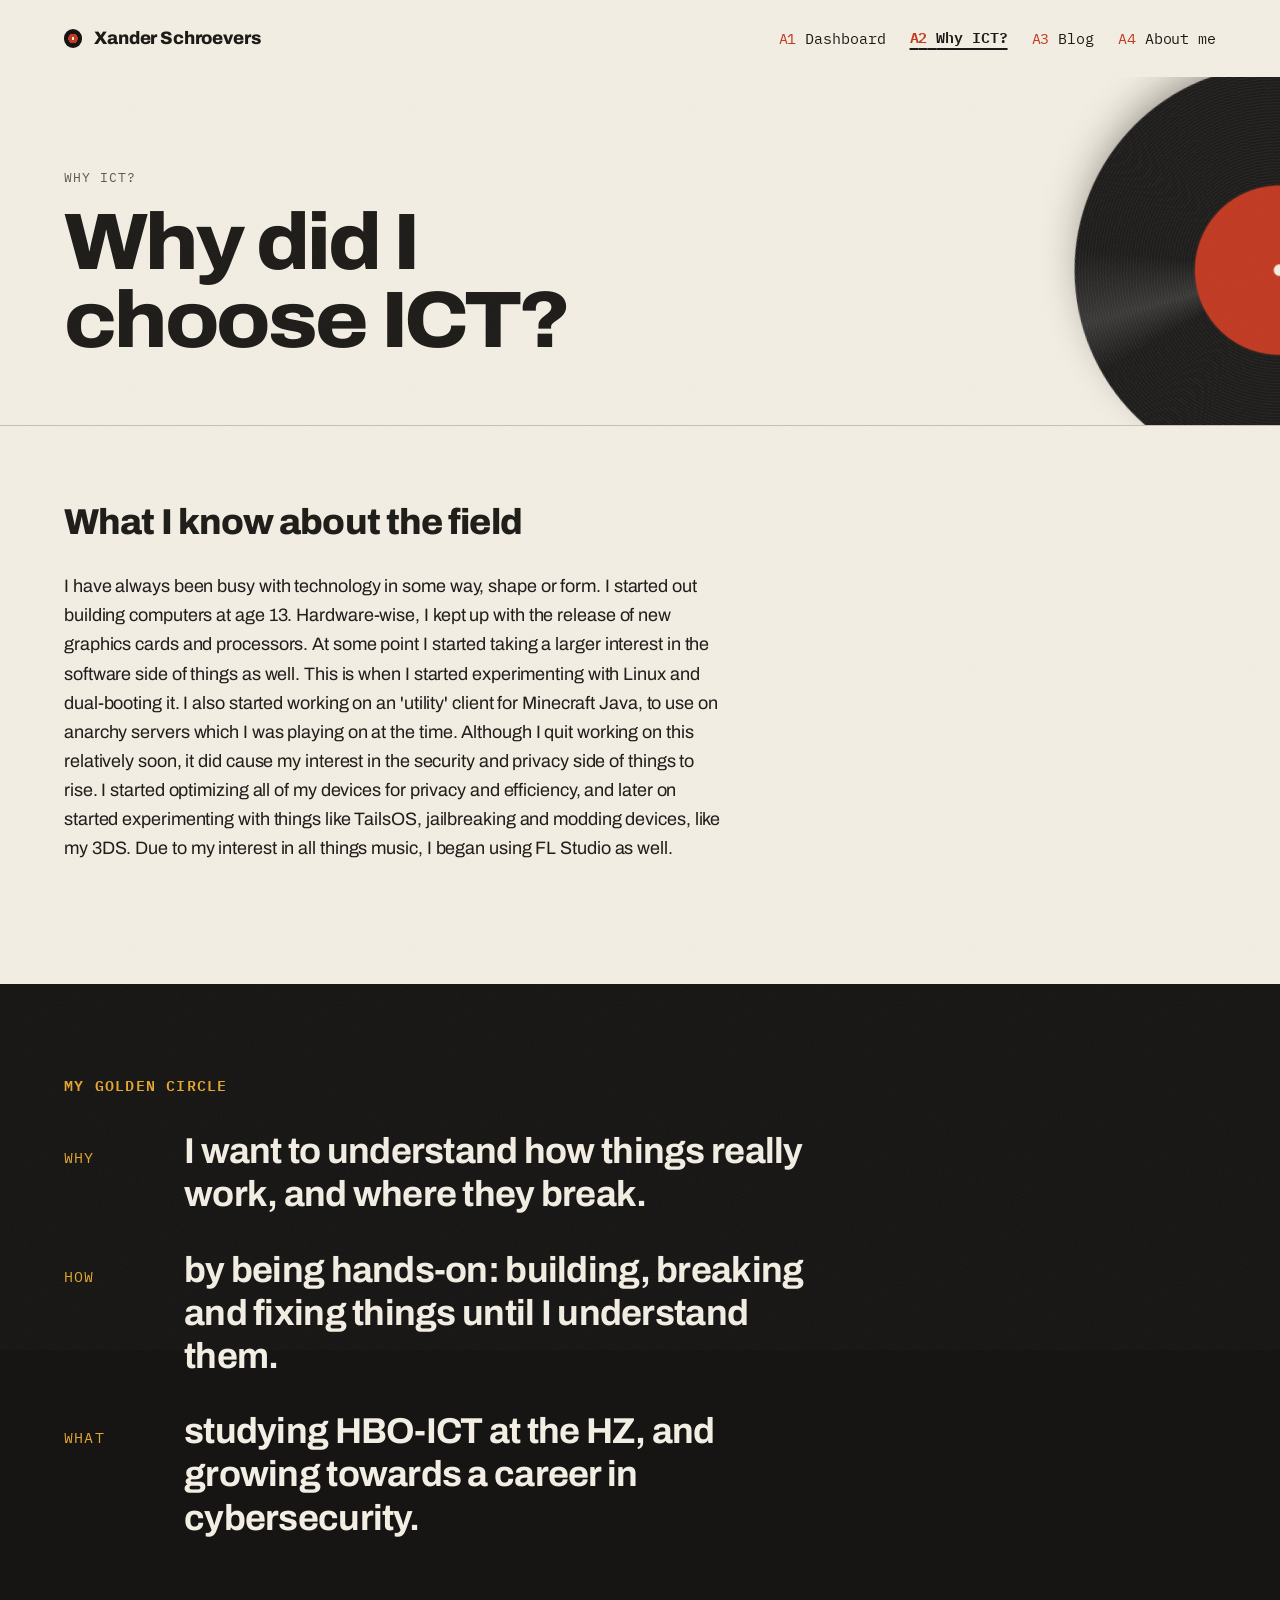
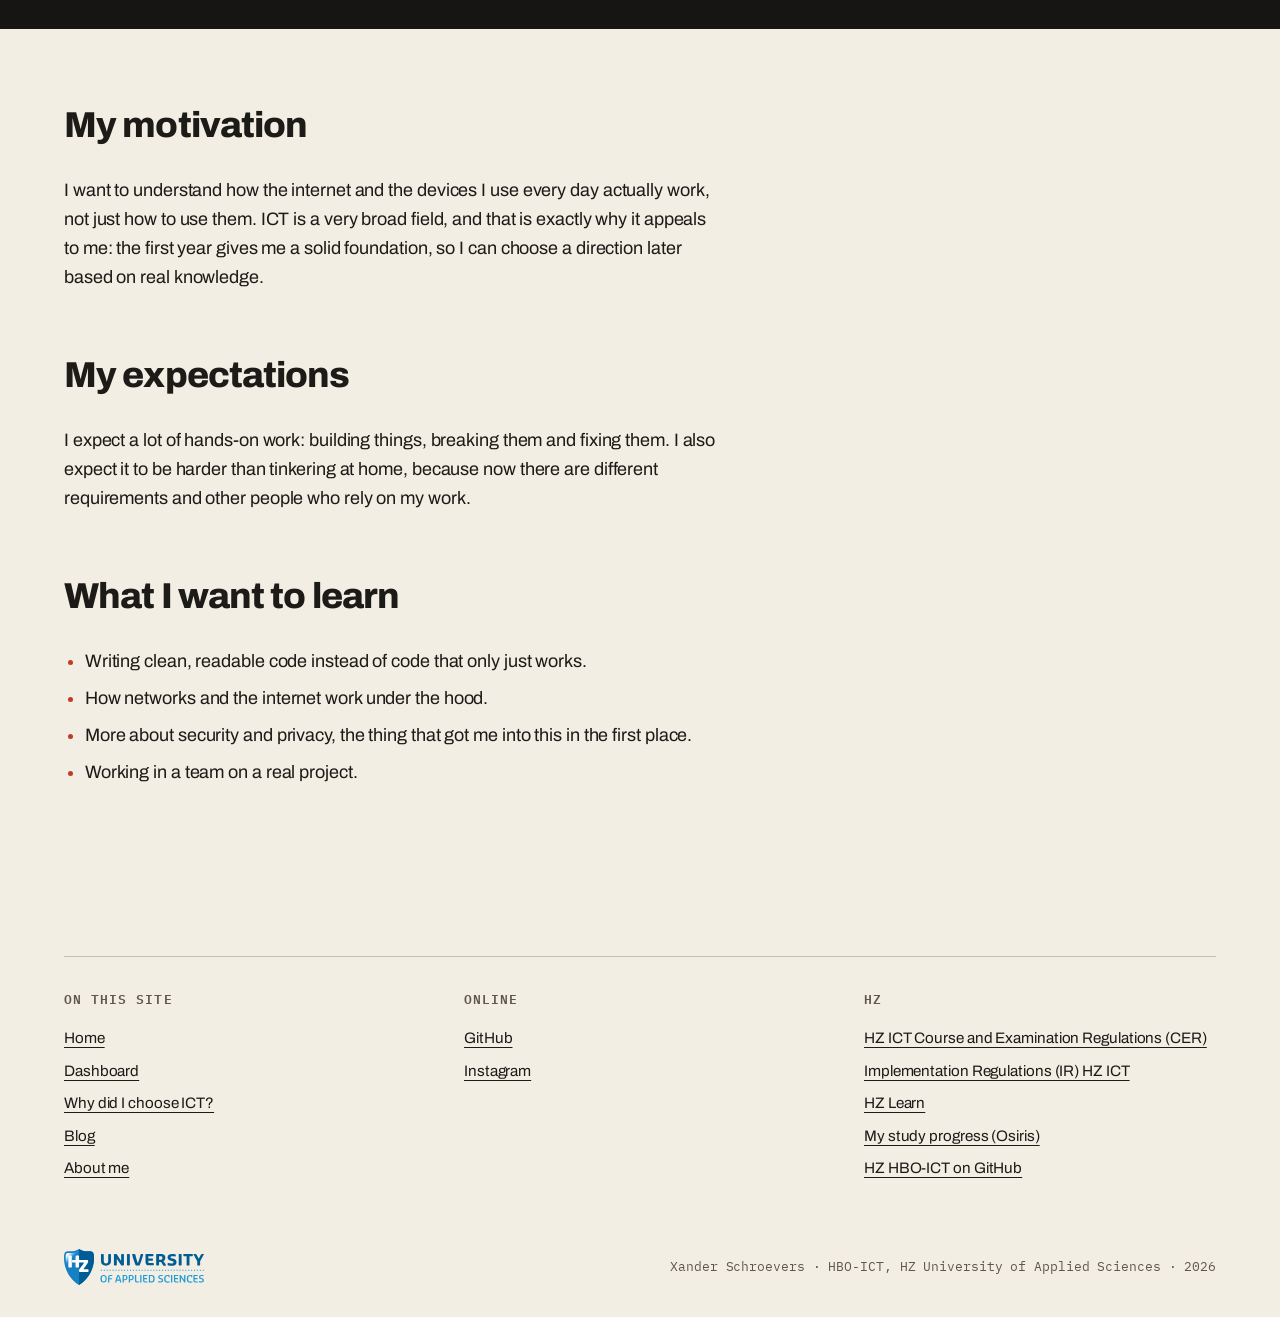
<file: why-it.html>
<!DOCTYPE html>
<html lang="en">
<head>
	<meta charset="UTF-8">
	<meta name="viewport" content="width=device-width, initial-scale=1.0">
	<meta name="description" content="Why I chose the ICT programme at HZ: motivation, expectations and ambitions.">
	<title>Why I Chose ICT · Xander Schroevers</title>
	<link rel="icon" href="data:image/svg+xml,<svg xmlns='http://www.w3.org/2000/svg' viewBox='0 0 32 32'><circle cx='16' cy='16' r='15' fill='%23161514'/><circle cx='16' cy='16' r='6' fill='%23c23a22'/></svg>">
	<link rel="preconnect" href="https://fonts.googleapis.com">
	<link rel="preconnect" href="https://fonts.gstatic.com" crossorigin>
	<link rel="stylesheet" href="https://fonts.googleapis.com/css2?family=Archivo:wdth,wght@62..125,400..900&family=IBM+Plex+Mono:wght@400;600&display=swap">
	<link rel="stylesheet" href="scrollcraft.css">
	<link rel="stylesheet" href="style.css">
</head>
<body>
	<div class="sc-grain" aria-hidden="true"></div>
	<header class="site-nav">
		<a class="site-nav__brand" href="index.html">Xander Schroevers</a>
		<nav aria-label="Site">
			<a href="dashboard.html">Dashboard</a>
			<a href="why-it.html" aria-current="page">Why ICT?</a>
			<a href="blog.html">Blog</a>
			<a href="about.html">About me</a>
		</nav>
	</header>
	<main>
		<header class="page-head" data-sc-act="flow">
			<div class="page-head__disc" aria-hidden="true"></div>
			<div class="wrap">
				<p class="page-head__cat">Why ICT?</p>
				<h1>Why did I choose ICT?</h1>
			</div>
		</header>
		<div class="page wrap">
			<div class="prose" data-sc-in>
				<h2>What I know about the field</h2>
				<p>I have always been busy with technology in some way, shape or form. I started out building computers at age 13. Hardware-wise, I kept up with the release of new graphics cards and processors. At some point I started taking a larger interest in the software side of things as well. This is when I started experimenting with Linux and dual-booting it. I also started working on an 'utility' client for Minecraft Java, to use on anarchy servers which I was playing on at the time. Although I quit working on this relatively soon, it did cause my interest in the security and privacy side of things to rise. I started optimizing all of my devices for privacy and efficiency, and later on started experimenting with things like TailsOS, jailbreaking and modding devices, like my 3DS. Due to my interest in all things music, I began using FL Studio as well. </p>
			</div>
		</div>
		<section class="band ground-vinyl">
			<div class="wrap" data-sc-in>
				<h2>My Golden Circle</h2>
				<dl class="circle">
					<div><dt>Why</dt><dd>I want to understand how things really work, and where they break.</dd></div>
					<div><dt>How</dt><dd>by being hands-on: building, breaking and fixing things until I understand them.</dd></div>
					<div><dt>What</dt><dd>studying HBO-ICT at the HZ, and growing towards a career in cybersecurity.</dd></div>
				</dl>
			</div>
		</section>
		<div class="page wrap">
			<div class="prose" data-sc-in>
				<h2>My motivation</h2>
				<p>I want to understand how the internet and the devices I use every day actually work, not just how to use them. ICT is a very broad field, and that is exactly why it appeals to me: the first year gives me a solid foundation, so I can choose a direction later based on real knowledge.</p>
				<h2>My expectations</h2>
				<p>I expect a lot of hands-on work: building things, breaking them and fixing them. I also expect it to be harder than tinkering at home, because now there are different requirements and other people who rely on my work.</p>
				<h2>What I want to learn</h2>
				<ul>
					<li>Writing clean, readable code instead of code that only just works.</li>
					<li>How networks and the internet work under the hood.</li>
					<li>More about security and privacy, the thing that got me into this in the first place.</li>
					<li>Working in a team on a real project.</li>
				</ul>
			</div>
		</div>
	</main>
	<footer class="site-foot">
		<div class="wrap">
			<div class="site-foot__cols">
				<div>
					<h2>On this site</h2>
					<ul>
						<li><a href="index.html">Home</a></li>
						<li><a href="dashboard.html">Dashboard</a></li>
						<li><a href="why-it.html">Why did I choose ICT?</a></li>
						<li><a href="blog.html">Blog</a></li>
						<li><a href="about.html">About me</a></li>
					</ul>
				</div>
				<div>
					<h2>Online</h2>
					<ul>
						<li><a href="https://github.com/Studendtx" target="_blank" rel="noopener">GitHub</a></li>
						<li><a href="https://www.instagram.com/xanderschroevers/" target="_blank" rel="noopener">Instagram</a></li>
					</ul>
				</div>
				<div>
					<h2>HZ</h2>
					<ul>
						<li><a href="https://hz.reader.docfield.com/0eb02280-92aa-47e8-9714-e3f866708e61" target="_blank" rel="noopener">HZ ICT Course and Examination Regulations (CER)</a></li>
						<li><a href="https://hz.reader.docfield.com/80871c39-9285-4b38-85e4-78a0efbc2461" target="_blank" rel="noopener">Implementation Regulations (IR) HZ ICT</a></li>
						<li><a href="https://learn.hz.nl/course/view.php?id=30702" target="_blank" rel="noopener">HZ Learn</a></li>
						<li><a href="https://hz.osiris-student.nl" target="_blank" rel="noopener">My study progress (Osiris)</a></li>
						<li><a href="https://github.com/HZ-HBO-ICT" target="_blank" rel="noopener">HZ HBO-ICT on GitHub</a></li>
					</ul>
				</div>
			</div>
			<div class="site-foot__base">
				<img src="img/hz-logo.svg" width="140" height="36" alt="HZ University of Applied Sciences logo">
				<p>Xander Schroevers · HBO-ICT, HZ University of Applied Sciences · 2026</p>
			</div>
		</div>
	</footer>
	<script src="scrollcraft.js"></script>
	<script>ScrollCraft.mount(document.body);</script>
</body>
</html>
</file>
<file: scrollcraft.css>
/* ============================================================================
   scrollcraft.css: the taste floor
   ----------------------------------------------------------------------------
   Two layers, and the split matters:

     TOKENS   what you override per brand. Colour roles, the type ramp, the
              spacing scale, elevation, motion. A brand is ~12 values.
     DEVICES  what the engine drives. Do not restyle these to taste; they are
              the mechanism. Style your own markup instead.

   Nothing here draws a "component". There are no card, badge, or pill classes,
   because a stylesheet that ships those is how every page built on it ends up
   with the same shapes. You get a floor and a vocabulary; the composition is
   yours.
   ========================================================================== */

/* ---------------------------------------------------------------- tokens -- */
:root {
  /* --- colour roles. Override these six and the page is rebranded. -------- */
  --sc-canvas:      #08090b;   /* the page ground. Drift interpolates this.   */
  --sc-surface:     #101217;   /* anything raised off the ground             */
  --sc-ink:         #f4f2ef;   /* primary text                               */
  --sc-ink-soft:    #9a9ba1;   /* secondary text. Tinted, never flat gray.   */
  --sc-accent:      #d8ff3e;   /* ONE accent. It owns a region, not confetti. */
  --sc-accent-ink:  #08090b;   /* text that sits on the accent               */

  --sc-hairline:    color-mix(in oklab, var(--sc-ink) 12%, transparent);
  --sc-hairline-strong: color-mix(in oklab, var(--sc-ink) 22%, transparent);

  /* --- type. Two families max. Display carries voice, text carries prose. - */
  --sc-font-display: "Instrument Sans", "Geist", system-ui, sans-serif;
  --sc-font-text:    "Geist", system-ui, sans-serif;
  --sc-font-mono:    "Geist Mono", ui-monospace, monospace;

  /* Fluid ramp. Tracking tightens as size grows because a face set at 6rem
     with 0 tracking reads loose; this is optical correction, not decoration. */
  --sc-t-xs:   clamp(0.75rem, 0.72rem + 0.15vw, 0.82rem);
  --sc-t-sm:   clamp(0.875rem, 0.84rem + 0.18vw, 0.95rem);
  --sc-t-base: clamp(1rem, 0.96rem + 0.22vw, 1.125rem);
  --sc-t-lg:   clamp(1.2rem, 1.1rem + 0.5vw, 1.5rem);
  --sc-t-xl:   clamp(1.6rem, 1.35rem + 1.2vw, 2.25rem);
  --sc-t-2xl:  clamp(2.1rem, 1.6rem + 2.4vw, 3.4rem);
  --sc-t-3xl:  clamp(2.8rem, 1.9rem + 4.2vw, 5rem);
  --sc-t-4xl:  clamp(3.4rem, 1.9rem + 6.6vw, 7.5rem);

  --sc-track-tight:  -0.035em;
  --sc-track-snug:   -0.02em;
  --sc-track-normal: -0.005em;
  --sc-track-wide:    0.08em;

  --sc-leading-none: 0.94;
  --sc-leading-tight: 1.06;
  --sc-leading-body: 1.62;

  --sc-measure: 62ch;

  /* --- space. 4px base: the useful middle steps an 8-only scale misses. --- */
  --sc-1: 0.25rem;  --sc-2: 0.5rem;   --sc-3: 0.75rem;  --sc-4: 1rem;
  --sc-5: 1.5rem;   --sc-6: 2rem;     --sc-7: 3rem;     --sc-8: 4rem;
  --sc-9: 6rem;     --sc-10: 8rem;    --sc-11: 12rem;

  /* Section rhythm is fluid so a phone doesn't inherit desktop air. */
  --sc-section: clamp(4.5rem, 9vw, 11rem);
  --sc-gutter:  clamp(1.25rem, 5vw, 5.5rem);
  --sc-maxw:    82rem;

  /* --- radius. Pick one scale for the page and hold it. ------------------- */
  --sc-r-sm: 6px;  --sc-r-md: 12px;  --sc-r-lg: 20px;  --sc-r-pill: 999px;

  /* --- elevation. Every shadow has an offset AND a soft blur, and is tinted
         to the canvas hue. A zero-offset coloured halo is decoration, not
         depth, so there isn't one here. ---------------------------------- */
  --sc-shadow-color: 220 40% 2%;
  --sc-e1: 0 1px 2px hsl(var(--sc-shadow-color) / 0.28),
           0 2px 6px -1px hsl(var(--sc-shadow-color) / 0.20);
  --sc-e2: 0 2px 4px hsl(var(--sc-shadow-color) / 0.24),
           0 8px 18px -4px hsl(var(--sc-shadow-color) / 0.30);
  --sc-e3: 0 4px 8px hsl(var(--sc-shadow-color) / 0.22),
           0 18px 40px -8px hsl(var(--sc-shadow-color) / 0.38),
           0 48px 90px -24px hsl(var(--sc-shadow-color) / 0.30);

  /* Edge light: a 1px top highlight sells a raised surface better than any
     amount of blur, because real raised things catch light on their lip. */
  --sc-edge: inset 0 1px 0 color-mix(in oklab, var(--sc-ink) 10%, transparent);

  /* --- motion. Built-in CSS easings are too weak for UI. ------------------ */
  --sc-ease-out:    cubic-bezier(0.23, 1, 0.32, 1);
  --sc-ease-in-out: cubic-bezier(0.77, 0, 0.175, 1);
  --sc-ease-drawer: cubic-bezier(0.32, 0.72, 0, 1);
  --sc-d-fast: 160ms;  --sc-d-base: 240ms;  --sc-d-slow: 420ms;

  --sc-z-stage: 1; --sc-z-copy: 20; --sc-z-chrome: 60;
}

/* --------------------------------------------------------------- reset -- */
*, *::before, *::after { box-sizing: border-box; }
html { -webkit-text-size-adjust: 100%; scroll-behavior: smooth; }
@media (prefers-reduced-motion: reduce) { html { scroll-behavior: auto; } }

body {
  margin: 0;
  background: var(--sc-canvas);
  color: var(--sc-ink);
  font-family: var(--sc-font-text);
  font-size: var(--sc-t-base);
  line-height: var(--sc-leading-body);
  letter-spacing: var(--sc-track-normal);
  -webkit-font-smoothing: antialiased;
  text-rendering: optimizeLegibility;
  font-synthesis-weight: none;
  overflow-x: clip;
}
img, video, canvas, svg { display: block; max-width: 100%; }
button, input, select, textarea { font: inherit; color: inherit; }

/* ------------------------------------------------- the browser surfaces --
   The parts you did not draw still carry the design. Selection, caret, focus
   ring, scrollbar and tabular numerals all ship with defaults that belong to no
   design system. Theming them is the cheapest signal that a page was built
   rather than assembled, and it is the step that gets skipped most reliably. */
::selection { background: var(--sc-accent); color: var(--sc-accent-ink); }
:root { caret-color: var(--sc-accent); accent-color: var(--sc-accent); }
:focus-visible {
  outline: 2px solid var(--sc-accent);
  outline-offset: 3px;
  border-radius: var(--sc-r-sm);
}
:where(a) { color: inherit; text-decoration-thickness: 1px; text-underline-offset: 0.22em; }
@supports (scrollbar-color: auto) {
  html { scrollbar-color: color-mix(in oklab, var(--sc-ink) 26%, transparent) transparent; scrollbar-width: thin; }
}
:where(table, .sc-nums, [data-sc-count]) { font-variant-numeric: tabular-nums; }

/* ----------------------------------------------------------- typography -- */
.sc-display {
  font-family: var(--sc-font-display);
  font-weight: 500;
  line-height: var(--sc-leading-none);
  letter-spacing: var(--sc-track-tight);
  text-wrap: balance;
  margin: 0;
}
.sc-display--xl { font-size: var(--sc-t-4xl); }
.sc-display--lg { font-size: var(--sc-t-3xl); }
.sc-display--md { font-size: var(--sc-t-2xl); letter-spacing: var(--sc-track-snug); }
.sc-lede {
  font-size: var(--sc-t-lg);
  line-height: 1.44;
  letter-spacing: var(--sc-track-snug);
  color: var(--sc-ink);
  max-width: 46ch;
  text-wrap: pretty;
  margin: 0;
}
.sc-body { max-width: var(--sc-measure); color: var(--sc-ink-soft); text-wrap: pretty; margin: 0; }
.sc-label {
  font-family: var(--sc-font-mono);
  font-size: var(--sc-t-xs);
  letter-spacing: var(--sc-track-wide);
  text-transform: uppercase;
  color: var(--sc-ink-soft);
}

/* ---------------------------------------------------------------- layout -- */
.sc-wrap { width: 100%; max-width: var(--sc-maxw); margin-inline: auto; padding-inline: var(--sc-gutter); }
.sc-section { padding-block: var(--sc-section); }
/* More space above a heading than below it: the gap belongs to the boundary,
   not to the pair. */
.sc-stack > * + * { margin-top: var(--sc-4); }
.sc-stack > :is(h1,h2,h3) { margin-top: var(--sc-7); }
.sc-stack > :is(h1,h2,h3):first-child { margin-top: 0; }
.sc-rule { height: 1px; border: 0; background: var(--sc-hairline); margin: 0; }

/* =============================================================== DEVICES ==
   Driven by the engine. Restyle your own markup, not these.                */

.sc-act--pinned { position: relative; }
.sc-stage {
  position: sticky; top: 0;
  height: 100vh; height: 100svh;
  overflow: clip;
  z-index: var(--sc-z-stage);
}

/* scrub / sequence media */
.sc-stage :is(video[data-sc-scrub], canvas[data-sc-sequence], .sc-stage__poster) {
  position: absolute; inset: 0;
  width: 100%; height: 100%;
  object-fit: cover;
}
video[data-sc-scrub] { opacity: 0; transition: opacity 380ms var(--sc-ease-out); }
.sc-has-clip video[data-sc-scrub] { opacity: 1; }
/* The poster is a live frame-holder, not a placeholder: it stays up until a
   real video frame has painted, which is what stops the blank-stage flash. */
.sc-stage__poster { z-index: 0; transition: opacity 380ms var(--sc-ease-out); }
.sc-has-clip .sc-stage__poster { opacity: 0; }

/* A scrim only where text sits. A full-frame darkening layer flattens the
   image everywhere to fix contrast in one corner. */
.sc-scrim {
  position: absolute; inset: 0; pointer-events: none; z-index: 1;
  background: linear-gradient(
    var(--sc-scrim-angle, 180deg),
    color-mix(in oklab, var(--sc-canvas) var(--sc-scrim-a, 78%), transparent) 0%,
    color-mix(in oklab, var(--sc-canvas) 30%, transparent) 42%,
    transparent 68%);
}
/* Point the scrim at the copy. A scrim gradient that darkens the top while the
   copy sits at the bottom fixes contrast nowhere and flattens the image
   everywhere, which is the most common way text-over-video goes wrong. */
.sc-scrim--bottom { --sc-scrim-angle: 0deg; }
.sc-scrim--left   { --sc-scrim-angle: 90deg; }
.sc-scrim--right  { --sc-scrim-angle: 270deg; }

/* Corner scrims, for copy anchored to a corner. An edge gradient has to darken
   a whole band across the frame to cover one corner; a corner gradient puts the
   density where the text is and leaves the rest of the image alone. Pair with
   .sc-copy--lead / .sc-copy--trail. */
.sc-scrim--lead {
  background: linear-gradient(to top right,
    color-mix(in oklab, var(--sc-canvas) 94%, transparent) 0%,
    color-mix(in oklab, var(--sc-canvas) 72%, transparent) 30%,
    color-mix(in oklab, var(--sc-canvas) 30%, transparent) 52%,
    transparent 72%);
}
.sc-scrim--trail {
  background: linear-gradient(to top left,
    color-mix(in oklab, var(--sc-canvas) 94%, transparent) 0%,
    color-mix(in oklab, var(--sc-canvas) 72%, transparent) 30%,
    color-mix(in oklab, var(--sc-canvas) 30%, transparent) 52%,
    transparent 72%);
}
/* A band across the bottom, for copy that spans the full width of the frame.
   That is what both corner anchors become below 860px, and it is also the right
   shape whenever the copy block is wider than a corner. */
.sc-scrim--band {
  background: linear-gradient(to top,
    color-mix(in oklab, var(--sc-canvas) 94%, transparent) 0%,
    color-mix(in oklab, var(--sc-canvas) 74%, transparent) 22%,
    color-mix(in oklab, var(--sc-canvas) 30%, transparent) 42%,
    transparent 58%);
}
.sc-scrim--vignette {
  background: radial-gradient(120% 90% at 50% 45%, transparent 40%,
              color-mix(in oklab, var(--sc-canvas) 70%, transparent) 100%);
}

/* copy over a stage.
   max-width is in rem, never ch. A `ch` on this container resolves against the
   CONTAINER's font-size (body size), not the display size of the heading inside
   it, so `max-width: 20ch` here silently produces a ~180px column and wraps a
   hero headline to six lines. Set a ch measure on the text element itself. */
.sc-copy {
  position: absolute; z-index: var(--sc-z-copy);
  inset-inline: var(--sc-gutter);
  max-width: min(46rem, 76vw);
  will-change: opacity, transform;
}
.sc-copy--lead   { left: var(--sc-gutter); bottom: clamp(3rem, 12vh, 9rem); }
/* inset-inline FIRST. It is the shorthand for left+right, so declaring it after
   `left: 50%` resets left to auto and the block drifts off the left edge. */
.sc-copy--center { inset-inline: auto; left: 50%; top: 50%; translate: -50% -50%; text-align: center; }
.sc-copy--trail  { inset-inline: auto; right: var(--sc-gutter); bottom: clamp(3rem, 12vh, 9rem); text-align: right; }

/* cue defaults: the engine writes opacity/transform inline, these are the
   pre-paint state so nothing flashes before the first read() */
[data-sc-cue] { opacity: 0; will-change: opacity, transform; }
.sc-ready [data-sc-cue] { transition: none; }

/* kinetic split */
.sc-split { display: inline-block; overflow: hidden; vertical-align: top; }
/* Descenders live below the baseline; a line mask clipped to the line box eats
   the tails off g, y, p, j. The padding buys them room back. */
.sc-split--line { display: block; padding-bottom: 0.14em; margin-bottom: -0.14em; }
.sc-split__i { display: inline-block; will-change: transform, opacity; }
.sc-is-split { opacity: 1 !important; }

/* horizontal rail */
[data-sc-pan] { display: flex; will-change: transform; }

/* reveal + parallax */
[data-sc-reveal] { will-change: clip-path; }
[data-sc-parallax] { will-change: transform; }

/* flow reveal (fires once) */
[data-sc-in], [data-sc-stagger] > * {
  opacity: 0;
  transform: translate3d(0, 14px, 0);
  transition: opacity 620ms var(--sc-ease-out), transform 620ms var(--sc-ease-out);
}
[data-sc-in].sc-in, [data-sc-stagger] > .sc-in { opacity: 1; transform: none; }

/* pointer devices */
[data-sc-tilt] { transform-style: preserve-3d; will-change: transform; }
[data-sc-magnet] { will-change: transform; }
/* isolation always; position only if nothing more specific already set it.
   Written with :where() (zero specificity) on purpose: a plain `position:
   relative` here has the same weight as `.sc-stage` and, being later in the
   file, silently wins. A stage carrying both attributes then stops being
   sticky and the whole act scrolls away instead of pinning. */
[data-sc-spotlight] { isolation: isolate; }
:where([data-sc-spotlight]) { position: relative; }
[data-sc-spotlight]::after {
  content: ""; position: absolute; inset: 0; pointer-events: none; z-index: 2;
  background: radial-gradient(
    28rem 28rem at calc(var(--sc-mx, 0.5) * 100%) calc(var(--sc-my, 0.5) * 100%),
    color-mix(in oklab, var(--sc-accent) 16%, transparent), transparent 70%);
  opacity: 0; transition: opacity var(--sc-d-slow) var(--sc-ease-out);
}
[data-sc-spotlight]:hover::after { opacity: 1; }

/* =========================================================== WORLDFLIGHT ==
   One fixed stage for the whole page. The only thing in document flow is the
   spacer, and it is empty. If you find yourself adding a section here, you want
   act mode instead: the moment a real block scrolls past the fixed stage, the
   page has a seam again and the whole point is gone.                        */

[data-sc-mode="worldflight"] { position: relative; }

.sc-world {
  position: fixed; inset: 0;
  overflow: clip;
  z-index: var(--sc-z-stage);
  background: var(--sc-canvas);
}

/* Every leg is mounted for the life of the page and stacked in the same box.
   The engine owns opacity, visibility and z-index here; do not set them. */
.sc-world__seg {
  position: absolute; inset: 0;
  opacity: 0;
  will-change: opacity;
}
.sc-world__seg > :is(video, img, canvas) {
  position: absolute; inset: 0;
  width: 100%; height: 100%;
  object-fit: cover;
}
/* The poster is the frame-holder AND the first camera move: the engine pushes
   it in slowly until a real decoded frame is available to replace it. */
.sc-world__poster {
  z-index: 0;
  transform-origin: 50% 50%;
  transition: opacity 420ms var(--sc-ease-out);
}
.sc-world__seg > video { z-index: 1; }
.sc-world__seg.sc-has-clip .sc-world__poster { opacity: 0; }
/* The act stylesheet lights a clip through its ancestor act. A worldflight leg
   has no act, so match the class the engine also writes on the clip itself. */
video[data-sc-scrub].sc-has-clip { opacity: 1; }

/* The copy layer is fixed too, and inert by default: the engine hands
   pointer-events back to a block only while it is actually legible. */
.sc-world__copy {
  position: fixed; inset: 0;
  z-index: var(--sc-z-copy);
  pointer-events: none;
}
.sc-world__scrim { position: absolute; inset: 0; pointer-events: none; z-index: 0; }
[data-sc-copy] {
  opacity: 0;
  pointer-events: none;
  will-change: opacity, transform;
}
.sc-ready [data-sc-copy] { transition: none; }

/* The track. Empty on purpose. */
.sc-world__spacer { pointer-events: none; }

/* scroll progress */
[data-sc-progress] {
  position: fixed; inset: 0 0 auto 0; height: 2px; z-index: var(--sc-z-chrome);
  background: var(--sc-accent); transform-origin: 0 50%; transform: scaleX(0);
  will-change: transform;
}

/* ----------------------------------------------------------- atmosphere --
   Depth is not only shadow. Grain keeps a flat dark ground from banding, and
   it is the difference between "a dark page" and "a lit room". */
.sc-grain { position: fixed; inset: 0; pointer-events: none; z-index: 3; opacity: 0.045; }
.sc-grain::before {
  content: ""; position: absolute; inset: -50%;
  background-image: url("data:image/svg+xml;utf8,<svg xmlns='http://www.w3.org/2000/svg' width='140' height='140'><filter id='n'><feTurbulence type='fractalNoise' baseFrequency='0.85' numOctaves='3'/></filter><rect width='140' height='140' filter='url(%23n)'/></svg>");
}

/* -------------------------------------------------------- reduced motion -- */
@media (prefers-reduced-motion: reduce) {
  /* Fewer and gentler, not zero. Opacity still carries the reveal so the page
     is comprehensible; every position change is dropped. */
  [data-sc-in], [data-sc-stagger] > * { transform: none; transition-duration: 220ms; }
  [data-sc-parallax], [data-sc-pan], .sc-split__i { transform: none !important; }
  /* A wipe is a position change too. Show reveal content settled. */
  [data-sc-reveal] { clip-path: none !important; }
  /* A rail's transform IS its navigation, not decoration. Zeroing it the way
     parallax and kinetic type are zeroed parks the act on its first screenful
     and makes everything past the fold unreachable: a device degrading into
     missing content. Hand the travel back to the reader as an ordinary scroll
     region instead, so the same items are all still gettable without motion.
     A build that would rather re-lay the rail out as a grid can still do that;
     this is the floor, not the ceiling. */
  [data-sc-act="pan"] .sc-stage,
  [data-sc-act="pan"] [data-sc-stage] {
    overflow-x: auto; overflow-y: hidden;
    overscroll-behavior-x: contain;
    scroll-snap-type: x proximity;
  }
  [data-sc-pan] > * { scroll-snap-align: center; }
  [data-sc-spotlight]::after { display: none; }
  /* A worldflight keeps its whole story here. No clip is ever fetched, so the
     posters are the film, and they cross-dissolve through exactly the same
     seams at exactly the same scroll positions. The push-in and the copy drift
     are the only things that go. */
  .sc-world__poster, [data-sc-copy] { transform: none !important; }
}

/* --------------------------------------------------------------- mobile -- */
@media (max-width: 860px) {
  .sc-copy { inset-inline: var(--sc-gutter); max-width: none; }
  .sc-copy--trail { text-align: left; }
  .sc-stage { height: 100svh; }
  /* .sc-copy--trail re-anchors to the left and spans the full width here, so a
     bottom-RIGHT corner gradient darkens the one corner the copy just left and
     guarantees a contrast failure over any bright clip. Point the density at
     the copy: the same band .sc-scrim--band paints. */
  .sc-scrim--trail {
    background: linear-gradient(to top,
      color-mix(in oklab, var(--sc-canvas) 94%, transparent) 0%,
      color-mix(in oklab, var(--sc-canvas) 74%, transparent) 22%,
      color-mix(in oklab, var(--sc-canvas) 30%, transparent) 42%,
      transparent 58%);
  }
}
</file>
<file: style.css>
/* Shared styles for every page: colours, the navigation bar, page headers, articles and the footer.
   The home page adds home.css on top. Load order on every page: scrollcraft.css, then this file. */

/* Colours and fonts (change these to re-theme the whole site) */
:root {
  --paper: #f3eee3;       /* liner-note paper */
  --paper-dark: #e7dfcc;
  --vinyl: #161514;       /* record black */
  --label: #c23a22;       /* record label red */
  --mustard: #e3a72f;

  --sc-canvas: var(--paper);
  --sc-surface: #fbf8f1;
  --sc-ink: #1d1b18;
  --sc-ink-soft: #5e574b;
  --sc-accent: var(--label);
  --sc-accent-ink: #ffffff;
  --sc-font-display: "Archivo", "Segoe UI", system-ui, sans-serif;
  --sc-font-text: "Archivo", "Segoe UI", system-ui, sans-serif;
  --sc-font-mono: "IBM Plex Mono", Consolas, monospace;
  --sc-shadow-color: 30 30% 12%;
}

body { background: var(--paper); color: var(--sc-ink); }
a { color: var(--sc-accent); }

/* Each block sits on its own ground. Restate color with the tokens (inheritance trap). */
.ground-paper { --sc-ink: #1d1b18; --sc-ink-soft: #5e574b; --sc-accent: var(--label); background: var(--paper); color: var(--sc-ink); }
.ground-vinyl { --sc-ink: #f3eee3; --sc-ink-soft: #b9b0a0; --sc-accent: #ee7f63; background: var(--vinyl); color: var(--sc-ink); }

.wrap {
  max-width: var(--sc-maxw);
  margin-inline: auto;
  padding-inline: var(--sc-gutter);
}

/* links that read like a label: "Read more", "Back to the blog" */
.text-link {
  font-family: var(--sc-font-mono);
  font-weight: 600;
  font-size: var(--sc-t-sm);
  color: var(--sc-accent);
  text-decoration: underline;
  text-underline-offset: 0.3em;
}
.text-link::after { content: " \2192"; }
.text-link.back::after { content: none; }
.text-link.back::before { content: "\2190\00a0"; }
.text-link:hover { color: var(--sc-ink); }

/* ---------------------------------------------------- navigation bar (all pages) */
.site-nav {
  position: relative;
  z-index: 5;
  display: flex;
  flex-wrap: wrap;
  align-items: center;
  justify-content: space-between;
  gap: var(--sc-2) var(--sc-6);
  padding: var(--sc-4) var(--sc-gutter);
  font-family: var(--sc-font-mono);
  font-size: var(--sc-t-sm);
}
.site-nav__brand {
  display: inline-flex;
  align-items: center;
  gap: var(--sc-3);
  padding: var(--sc-2) 0;
  font-family: var(--sc-font-display);
  font-weight: 800;
  font-size: var(--sc-t-base);
  letter-spacing: -0.01em;
  color: var(--sc-ink);
  text-decoration: none;
}
/* a small record in front of the name */
.site-nav__brand::before {
  content: "";
  width: 1.15rem;
  height: 1.15rem;
  border-radius: 50%;
  background: radial-gradient(circle, var(--paper) 0 9%, var(--label) 11% 36%, var(--vinyl) 38% 100%);
}
.site-nav nav {
  display: flex;
  flex-wrap: wrap;
  gap: 0 var(--sc-5);
  counter-reset: track;
}
.site-nav nav a {
  padding: var(--sc-2) 0;
  color: var(--sc-ink);
  text-decoration: none;
  text-underline-offset: 0.35em;
}
.site-nav nav a::before {
  counter-increment: track;
  content: "A" counter(track) " ";
  color: var(--label);
}
.site-nav a:hover { text-decoration: underline; }
.site-nav a[aria-current="page"] { text-decoration: underline; text-decoration-thickness: 2px; font-weight: 600; }

/* ------------------------------------------------------------- page header */
.page-head {
  position: relative;
  overflow: clip;
  padding-block: clamp(3rem, 7vw, 6.5rem) clamp(2.5rem, 5vw, 4.5rem);
  border-bottom: 1px solid var(--sc-hairline-strong);
}
.page-head .wrap { position: relative; z-index: 1; }
.page-head__cat {
  margin: 0 0 var(--sc-4);
  font-family: var(--sc-font-mono);
  font-size: var(--sc-t-xs);
  letter-spacing: var(--sc-track-wide);
  text-transform: uppercase;
  color: var(--sc-ink-soft);
}
.page-head h1 {
  margin: 0;
  max-width: 16ch;
  font-family: var(--sc-font-display);
  font-weight: 800;
  font-stretch: 108%;
  font-size: var(--sc-t-3xl);
  line-height: 0.98;
  letter-spacing: -0.04em;
  text-wrap: balance;
}
.page-head__lede {
  margin: var(--sc-5) 0 0;
  max-width: 46ch;
  font-size: var(--sc-t-lg);
  line-height: 1.45;
  color: var(--sc-ink-soft);
  text-wrap: pretty;
}
/* the record peeking in from the right edge, turning as you scroll */
.page-head__disc {
  position: absolute;
  right: calc(-1 * clamp(9rem, 16vw, 15rem));
  top: 50%;
  width: clamp(18rem, 32vw, 30rem);
  aspect-ratio: 1;
  margin-top: calc(-0.5 * clamp(18rem, 32vw, 30rem));
  border-radius: 50%;
  background:
    radial-gradient(circle, var(--paper) 0 1.8%, var(--label) 2.2% 29%, transparent 29.5%),
    conic-gradient(from 40deg, transparent 0 8%, rgb(255 255 255 / 0.13) 12%, transparent 18% 58%, rgb(255 255 255 / 0.09) 62%, transparent 68%),
    repeating-radial-gradient(circle, #1b1a19 0 2px, #272523 2px 3px);
  box-shadow: 0 18px 40px -12px rgb(20 16 10 / 0.45);
  transform: translateY(calc((var(--sc-p, 0.5) - 0.5) * 30%)) rotate(calc(var(--sc-p, 0.5) * 260deg));
  will-change: transform;
}
.page-head__disc::after {   /* printed mark on the label, so the turning shows */
  content: "";
  position: absolute;
  left: calc(50% - 0.25rem);
  top: 27%;
  width: 0.5rem;
  height: 9%;
  border-radius: 2px;
  background: var(--paper);
  opacity: 0.85;
}

/* ------------------------------------------------------------ article text */
.page { padding-block: clamp(3rem, 6vw, 5.5rem) clamp(4rem, 8vw, 7rem); }
.prose { max-width: 66ch; }
.prose > * + * { margin-top: var(--sc-4); }
.prose p, .prose li { text-wrap: pretty; }
.prose h2 {
  margin-top: var(--sc-8);
  font-family: var(--sc-font-display);
  font-weight: 800;
  font-size: var(--sc-t-xl);
  line-height: 1.1;
  letter-spacing: -0.025em;
}
.prose h3 {
  margin-top: var(--sc-7);
  font-size: var(--sc-t-lg);
  font-weight: 800;
  letter-spacing: -0.015em;
}
.prose > :first-child { margin-top: 0; }
.prose h2 + *, .prose h3 + * { margin-top: var(--sc-3); }
.prose ul, .prose ol { padding-left: 1.3rem; }
.prose li + li { margin-top: var(--sc-2); }
.prose li::marker { color: var(--label); }
.prose strong { font-weight: 700; }
.prose .text-link { display: inline-block; margin-top: var(--sc-7); }

figure { margin: 0; }
figure img { width: 100%; height: auto; border-radius: 2px; box-shadow: var(--sc-e2); }
figcaption {
  margin-top: var(--sc-3);
  font-family: var(--sc-font-mono);
  font-size: var(--sc-t-xs);
  line-height: 1.5;
  color: var(--sc-ink-soft);
}

/* a dark band inside a page, like side B on the home page */
.band { padding-block: clamp(3.5rem, 7vw, 6rem); }
.band h2 {
  margin: 0 0 var(--sc-6);
  font-family: var(--sc-font-mono);
  font-size: var(--sc-t-sm);
  font-weight: 600;
  letter-spacing: var(--sc-track-wide);
  text-transform: uppercase;
  color: var(--mustard);
}
.circle { display: grid; gap: var(--sc-6); margin: 0; }
.circle > div { display: grid; grid-template-columns: 6rem minmax(0, 1fr); gap: var(--sc-5); align-items: baseline; }
.circle dt {
  font-family: var(--sc-font-mono);
  font-size: var(--sc-t-sm);
  letter-spacing: var(--sc-track-wide);
  text-transform: uppercase;
  color: var(--mustard);
}
.circle dd {
  margin: 0;
  max-width: 30ch;
  font-size: var(--sc-t-xl);
  font-weight: 700;
  line-height: 1.2;
  letter-spacing: -0.02em;
}

/* ------------------------------------------------------- blog track listing */
.tracks { list-style: none; margin: 0; padding: 0; border-top: 2px solid var(--sc-ink); }
.track {
  position: relative;
  display: grid;
  grid-template-columns: 3.5rem minmax(0, 1fr) auto;
  gap: var(--sc-2) var(--sc-5);
  align-items: baseline;
  padding: var(--sc-5) var(--sc-2);
  border-bottom: 1px dashed var(--sc-hairline-strong);
  transition: background-color 160ms var(--sc-ease-out);
}
.track__no { font-family: var(--sc-font-mono); font-weight: 600; color: var(--label); }
.track h2 { margin: 0; font-size: var(--sc-t-lg); font-weight: 800; letter-spacing: -0.02em; line-height: 1.2; }
.track h2 a { color: var(--sc-ink); text-decoration: none; }
/* the whole row is clickable through the title link */
.track h2 a::after { content: ""; position: absolute; inset: 0; }
.track p { grid-column: 2; margin: 0; color: var(--sc-ink-soft); }
.track time { grid-column: 3; grid-row: 1; font-family: var(--sc-font-mono); font-size: var(--sc-t-xs); color: var(--sc-ink-soft); white-space: nowrap; }
.track:hover { background: var(--paper-dark); }
.track:hover h2 a { text-decoration: underline; text-underline-offset: 0.2em; }
.track:focus-within { background: var(--paper-dark); }

.post-date { font-family: var(--sc-font-mono); font-size: var(--sc-t-xs); text-transform: uppercase; color: var(--sc-ink-soft); }

/* ------------------------------------------------------------------- SWOT */
.swot { width: 100%; border-collapse: collapse; margin-top: var(--sc-6) !important; }
.swot th, .swot td { border: 1px solid var(--sc-hairline-strong); padding: var(--sc-4); vertical-align: top; width: 50%; text-align: left; }
.swot th {
  background: var(--vinyl);
  color: var(--mustard);
  font-family: var(--sc-font-mono);
  font-size: var(--sc-t-xs);
  font-weight: 600;
  text-transform: uppercase;
  letter-spacing: var(--sc-track-wide);
}
.swot td p { margin: 0; }
.swot td p + p { margin-top: var(--sc-3); }

/* ------------------------------------------------------------------ about */
.about-grid {
  display: grid;
  grid-template-columns: minmax(0, 1fr) minmax(0, 0.8fr);
  gap: var(--sc-8);
  align-items: start;
}
.about-grid > figure { position: sticky; top: var(--sc-6); }
.photos {
  display: grid;
  grid-template-columns: minmax(0, 1.25fr) minmax(0, 0.75fr);
  gap: var(--sc-6);
  align-items: end;
  margin-top: var(--sc-9);
}
.hobbies { columns: 2; column-gap: var(--sc-7); }
.hobbies li { break-inside: avoid; }
details { margin-top: var(--sc-1); }
summary { cursor: pointer; text-decoration: underline; text-decoration-color: var(--sc-hairline-strong); text-underline-offset: 0.25em; }
details audio { display: block; margin-top: var(--sc-3); max-width: 100%; }

/* -------------------------------------------------------------- dashboard */
.dashboard .summary {
  display: grid;
  grid-template-columns: repeat(3, minmax(0, 1fr));
  gap: var(--sc-5);
  margin-bottom: var(--sc-8);
}
.dashboard .card {
  padding-top: var(--sc-4);
  border-top: 2px solid var(--sc-ink);
  font-family: var(--sc-font-mono);
  font-size: var(--sc-t-xs);
  letter-spacing: var(--sc-track-wide);
  text-transform: uppercase;
  color: var(--sc-ink-soft);
}
.dashboard .card strong {
  display: block;
  margin-top: var(--sc-2);
  font-family: var(--sc-font-display);
  font-size: var(--sc-t-2xl);
  font-weight: 800;
  line-height: 1;
  letter-spacing: -0.03em;
  text-transform: none;
  color: var(--sc-ink);
  font-variant-numeric: tabular-nums;
}
.dashboard section { margin-top: var(--sc-8); }
.dashboard section h2 {
  margin: 0 0 var(--sc-3);
  font-family: var(--sc-font-display);
  font-weight: 800;
  font-size: var(--sc-t-xl);
  letter-spacing: -0.025em;
}
.dashboard section > p { max-width: 62ch; color: var(--sc-ink-soft); margin: 0; }
.table-scroll { overflow-x: auto; }
.dashboard table { width: 100%; min-width: 36rem; border-collapse: collapse; }
.dashboard th, .dashboard td { padding: var(--sc-3) var(--sc-3); border-bottom: 1px dashed var(--sc-hairline-strong); text-align: left; }
.dashboard th {
  font-family: var(--sc-font-mono);
  font-size: var(--sc-t-xs);
  font-weight: 600;
  letter-spacing: var(--sc-track-wide);
  text-transform: uppercase;
  color: var(--sc-ink-soft);
  border-bottom: 2px solid var(--sc-ink);
}
.dashboard .quarter {
  width: 5rem;
  font-family: var(--sc-font-mono);
  font-weight: 600;
  text-align: center;
  vertical-align: middle;
  border-right: 1px dashed var(--sc-hairline-strong);
  background: var(--paper);
  color: var(--sc-ink);
}
.dashboard .ec { width: 4rem; font-variant-numeric: tabular-nums; }
.dashboard .grade { width: 5rem; font-weight: 800; font-variant-numeric: tabular-nums; }
.dashboard tfoot td { font-weight: 800; border-top: 2px solid var(--sc-ink); border-bottom: 0; white-space: nowrap; }

/* Study Monitor row colours (set by website.js) */
.dashboard tr.passed { background: #e2eed8; }
.dashboard tr.failed { background: #f6dbd3; }
.dashboard tr.pending { color: var(--sc-ink-soft); }

.legend { display: flex; flex-wrap: wrap; gap: var(--sc-3); margin: var(--sc-4) 0; font-size: var(--sc-t-sm); }
.legend span { padding: 2px var(--sc-3); border: 1px solid var(--sc-hairline-strong); border-radius: 4px; }
.legend .passed { background: #e2eed8; }
.legend .failed { background: #f6dbd3; }

/* the progress bar is a playback bar */
.progress {
  position: relative;
  height: 12px;
  margin: var(--sc-6) 0 var(--sc-7);
  border-radius: 6px;
  background: var(--paper-dark);
}
.progress-bar {
  height: 100%;
  width: calc(var(--earned) / 60 * 100%);
  border-radius: 6px;
  background: #3f7d4f;
}
.progress-boundary {
  position: absolute;
  top: -7px;
  bottom: -7px;
  left: 75%;
  border-left: 2px dashed var(--label);
}
.progress-boundary span {
  position: absolute;
  top: calc(100% + 4px);
  right: var(--sc-2);
  white-space: nowrap;
  font-family: var(--sc-font-mono);
  font-size: var(--sc-t-xs);
  color: var(--label);
}

/* ------------------------------------------------------- footer (all pages) */
.site-foot { padding-block: var(--sc-7) var(--sc-6); background: var(--paper); color: #1d1b18; }
.site-foot__cols {
  display: grid;
  grid-template-columns: repeat(3, minmax(0, 1fr));
  gap: var(--sc-7);
  padding-top: var(--sc-6);
  border-top: 1px solid var(--sc-hairline-strong);
  font-size: var(--sc-t-sm);
}
.site-foot h2 {
  margin: 0 0 var(--sc-3);
  font-family: var(--sc-font-mono);
  font-size: var(--sc-t-xs);
  font-weight: 600;
  letter-spacing: var(--sc-track-wide);
  text-transform: uppercase;
  color: var(--sc-ink-soft);
}
.site-foot ul { list-style: none; margin: 0; padding: 0; }
.site-foot ul + h2 { margin-top: var(--sc-6); }
.site-foot li a { display: inline-block; padding: var(--sc-1) 0; color: var(--sc-ink); text-underline-offset: 0.25em; }
.site-foot li a:hover { color: var(--label); }
.site-foot__base {
  display: flex;
  flex-wrap: wrap;
  align-items: center;
  justify-content: space-between;
  gap: var(--sc-4);
  margin-top: var(--sc-8);
  font-family: var(--sc-font-mono);
  font-size: var(--sc-t-xs);
  color: var(--sc-ink-soft);
}
.site-foot__base img { width: 140px; height: auto; }
.site-foot__base p { margin: 0; }

/* ----------------------------------------------------------- small screens */
@media (max-width: 860px) {
  .site-nav { flex-direction: column; align-items: flex-start; gap: var(--sc-1); }
  .site-nav nav { gap: 0 var(--sc-4); }
  .page-head { padding-top: clamp(6rem, 30vw, 9rem); }
  .page-head__disc { width: 8.5rem; margin-top: 0; top: -2.5rem; right: -2rem; }
  .about-grid, .photos { grid-template-columns: 1fr; gap: var(--sc-6); }
  .about-grid > figure { position: static; }
  .hobbies { columns: 1; }
  .dashboard .summary { grid-template-columns: 1fr; gap: var(--sc-4); }
  .circle > div { grid-template-columns: 1fr; gap: var(--sc-2); }
  .track { grid-template-columns: 2.5rem minmax(0, 1fr); }
  .track time { grid-column: 2; grid-row: auto; }
  .site-foot__cols { grid-template-columns: 1fr; gap: var(--sc-6); }
}

@media (prefers-reduced-motion: reduce) {
  .page-head__disc { transform: none; }
}
</file>
<file: home.css>
/* Home page only. The other pages keep using style.css.
   Same identity as the rest of the site: liner-note paper, record black, label red. */

:root {
  --folio-w: 15rem;              /* left margin the folio lives in (wide screens) */
  --disc: 8.25rem;
}

/* ------------------------------------------------------------ title page */
.title {
  position: relative;
  min-height: calc(100svh - 4.5rem);   /* minus the nav bar */
  display: grid;
  grid-template-columns: minmax(0, 1.6fr) minmax(0, 1fr);
  align-items: center;
  column-gap: var(--sc-7);
  padding: var(--sc-5) var(--sc-gutter) var(--sc-8);
  overflow: clip;
}


.title__scene {
  position: relative;
  aspect-ratio: 1;
  width: min(62%, 68svh);
  container-type: inline-size;
  justify-self: start;
  margin-left: 4%;
}

/* back plane: grooves bigger than the sleeve, very faint, lags the page */
.title__rings {
  position: absolute;
  inset: -22%;
  border-radius: 50%;
  background: repeating-radial-gradient(circle, transparent 0 9px, rgb(29 27 24 / 0.06) 9px 10px);
  mask-image: radial-gradient(circle, #000 40%, transparent 70%);
  pointer-events: none;
}

/* mid plane: the record, slides out of the sleeve and turns as you scroll */
.title__disc {
  position: absolute;
  inset: 4%;
  border-radius: 50%;
  background:
    radial-gradient(circle, var(--paper) 0 1.8%, var(--label) 2.2% 29%, transparent 29.5%),
    conic-gradient(from 40deg, transparent 0 8%, rgb(255 255 255 / 0.13) 12%, transparent 18% 58%, rgb(255 255 255 / 0.09) 62%, transparent 68%),
    repeating-radial-gradient(circle, #1b1a19 0 2px, #272523 2px 3px);
  box-shadow: 0 18px 40px -12px rgb(20 16 10 / 0.45);
  transform: translateX(calc(22% + (var(--sc-p, 0.5) - 0.5) * 50%)) rotate(calc(var(--sc-p, 0.5) * 300deg));
  will-change: transform;
}
/* a printed mark on the label, so the turning is visible */
.title__disc span {
  position: absolute;
  left: 50%;
  top: 27%;
  width: 0.5rem;
  height: 9%;
  margin-left: -0.25rem;
  border-radius: 2px;
  background: var(--paper);
  opacity: 0.85;
}

/* front plane: the sleeve, type printed on it */
.sleeve {
  position: absolute;
  inset: 0;
  display: flex;
  flex-direction: column;
  justify-content: space-between;
  padding: clamp(1.25rem, 4%, 2.5rem);
  background: #ebe3d1;
  background-image:
    linear-gradient(135deg, rgb(255 255 255 / 0.5), transparent 40%),
    linear-gradient(0deg, rgb(29 27 24 / 0.05), transparent 30%);
  box-shadow: var(--sc-e3), inset 0 1px 0 rgb(255 255 255 / 0.6);
  border-radius: 2px;
}
.sleeve__cat {
  margin: 0;
  font-family: var(--sc-font-mono);
  font-size: var(--sc-t-xs);
  letter-spacing: var(--sc-track-wide);
  text-transform: uppercase;
  color: var(--sc-ink-soft);
}
.sleeve__name {
  margin: 0;
  font-family: var(--sc-font-display);
  font-weight: 800;
  font-stretch: 112%;
  font-size: 13.5cqi;   /* sized to the sleeve, not the window */
  line-height: 0.9;
  letter-spacing: -0.04em;
  color: var(--sc-ink);
}

/* foreground: a sticker on the shrink-wrap, overlaps the sleeve edge, moves fastest */
.sticker {
  position: absolute;
  right: -6%;
  top: 8%;
  z-index: 2;
  display: grid;
  place-items: center;
  width: clamp(4.5rem, 17%, 7rem);
  aspect-ratio: 1;
  margin: 0;
  border-radius: 50%;
  background: var(--mustard);
  color: var(--vinyl);
  font-family: var(--sc-font-mono);
  font-weight: 600;
  font-size: var(--sc-t-xs);
  line-height: 1.25;
  text-align: center;
  text-transform: uppercase;
  letter-spacing: 0.06em;
  rotate: 12deg;
  box-shadow: 0 6px 14px -4px rgb(20 16 10 / 0.35);
}

.title__copy { position: relative; z-index: 3; max-width: 26rem; }
.title__sub {
  margin: 0 0 var(--sc-6);
  font-size: var(--sc-t-lg);
  line-height: 1.45;
  letter-spacing: var(--sc-track-snug);
  text-wrap: pretty;
}
.cta {
  display: inline-flex;
  align-items: center;
  gap: var(--sc-3);
  padding: var(--sc-3) var(--sc-5);
  background: var(--label);
  color: #fff;
  font-weight: 700;
  text-decoration: none;
  border-radius: 4px;
  box-shadow: var(--sc-e1);
  transition: background-color 160ms var(--sc-ease-out), transform 120ms var(--sc-ease-out);
}
.cta::before { content: "\25B6"; font-size: 0.7em; }
.cta:hover { background: var(--vinyl); }
.cta:active { transform: translateY(1px); }

/* ------------------------------------------------------------- chapters */
.chapter { padding-block: var(--sc-section); }
.chapter__wrap {
  max-width: var(--sc-maxw);
  margin-inline: auto;
  padding-inline: var(--sc-gutter);
}
.chapter__h {
  margin: 0 0 var(--sc-5);
  font-family: var(--sc-font-display);
  font-weight: 800;
  font-size: var(--sc-t-2xl);
  line-height: 1.02;
  letter-spacing: -0.03em;
  text-wrap: balance;
}
.chapter p { margin: 0 0 var(--sc-4); max-width: 58ch; text-wrap: pretty; }

/* A1 */
.hello__grid {
  display: grid;
  grid-template-columns: minmax(0, 1.2fr) minmax(0, 1fr);
  gap: var(--sc-8);
  align-items: end;
}
.hello__photo { margin: 0; }
.hello__frame { overflow: hidden; border-radius: 2px; box-shadow: var(--sc-e2); }
.hello__frame img { width: 100%; height: auto; }
.hello__text { padding-bottom: var(--sc-6); }
.hello__text p:not(:has(a)) { color: var(--sc-ink); }

/* A2: a credits list, the way an inlay prints personnel */
.started { padding-top: 0; }
.started__grid {
  display: grid;
  grid-template-columns: minmax(0, 0.8fr) minmax(0, 1.4fr);
  gap: var(--sc-8);
  align-items: start;
  border-top: 1px solid var(--sc-hairline-strong);
  padding-top: var(--sc-8);
}
.started__h { position: sticky; top: var(--sc-7); }
.credits { margin: 0; }
.credits > div {
  display: grid;
  grid-template-columns: 6.5rem minmax(0, 1fr);
  gap: var(--sc-4);
  padding: var(--sc-4) 0;
  border-bottom: 1px dashed var(--sc-hairline-strong);
}
.credits > div:first-child { padding-top: 0; }
.credits dt {
  font-family: var(--sc-font-mono);
  font-weight: 600;
  font-size: var(--sc-t-sm);
  color: var(--label);
  padding-top: 0.15em;
}
.credits dd { margin: 0; max-width: 54ch; }
.credits .text-link { white-space: nowrap; }

/* B1: the peak */
.sideb__stage { background: var(--paper); }
.sideb__end {
  position: absolute;
  left: 50%;
  top: 50%;
  translate: -50% -50%;
  margin: 0;
  font-family: var(--sc-font-mono);
  font-size: var(--sc-t-sm);
  color: #5e574b;
  white-space: nowrap;
}
.sideb__black {
  position: absolute;
  inset: 0;
  background: var(--vinyl);
  clip-path: inset(100% 0 0 0);
}
.sideb__copy {
  position: absolute;
  inset: 0;
  display: flex;
  flex-direction: column;
  justify-content: center;
  padding-inline: var(--sc-gutter);
  max-width: var(--sc-maxw);
  margin-inline: auto;
  color: #f3eee3;
  pointer-events: none;
}
.sideb__label {
  margin: 0 0 var(--sc-5);
  font-family: var(--sc-font-mono);
  font-size: var(--sc-t-sm);
  letter-spacing: var(--sc-track-wide);
  text-transform: uppercase;
  color: var(--mustard);
}
.sideb__quote {
  margin: 0;
  max-width: 17ch;
  font-family: var(--sc-font-display);
  font-weight: 750;
  font-size: var(--sc-t-3xl);
  line-height: 1.02;
  letter-spacing: -0.035em;
  text-wrap: balance;
}
.sideb__circle {
  display: grid;
  grid-template-columns: repeat(2, minmax(0, 22rem));
  gap: var(--sc-6);
  margin: var(--sc-8) 0 0;
}
.sideb__circle dt {
  font-family: var(--sc-font-mono);
  font-size: var(--sc-t-xs);
  letter-spacing: var(--sc-track-wide);
  text-transform: uppercase;
  color: var(--mustard);
  margin-bottom: var(--sc-2);
}
.sideb__circle dd { margin: 0; color: #d6cebf; }

/* B2 */
.headed { padding-top: calc(var(--sc-section) * 0.6); }
.headed__grid {
  display: grid;
  grid-template-columns: minmax(0, 1fr) minmax(0, 1fr);
  gap: var(--sc-8);
}
.steps {
  list-style: none;
  margin: 0;
  padding: 0;
  counter-reset: step;
}
.steps li {
  position: relative;
  padding: var(--sc-4) 0 var(--sc-4) var(--sc-7);
  border-top: 1px solid var(--sc-hairline);
  color: var(--sc-ink-soft);
}
.steps li::before {
  counter-increment: step;
  content: counter(step);
  position: absolute;
  left: 0;
  top: var(--sc-4);
  font-family: var(--sc-font-mono);
  font-weight: 600;
  color: var(--mustard);
}
.steps strong { color: var(--sc-ink); font-weight: 700; }

/* B3 */
.proud__grid {
  display: grid;
  grid-template-columns: minmax(0, 1fr) minmax(0, 1.1fr);
  gap: var(--sc-8);
  align-items: center;
  border-top: 1px solid var(--sc-hairline);
  padding-top: var(--sc-8);
}
.monitor {
  padding: var(--sc-6);
  background: #1f1d1b;
  border-radius: 4px;
  box-shadow: var(--sc-edge), 0 18px 40px -16px rgb(0 0 0 / 0.6);
}
.monitor[hidden] { display: none; }
.monitor__nums {
  display: grid;
  grid-template-columns: repeat(3, minmax(0, 1fr));
  gap: var(--sc-5);
  margin: 0 0 var(--sc-6);
}
.monitor__nums dt {
  font-family: var(--sc-font-mono);
  font-size: var(--sc-t-xs);
  letter-spacing: var(--sc-track-wide);
  text-transform: uppercase;
  color: var(--sc-ink-soft);
}
.monitor__nums dd {
  margin: var(--sc-1) 0 0;
  font-size: var(--sc-t-2xl);
  font-weight: 800;
  line-height: 1;
  letter-spacing: -0.03em;
  font-variant-numeric: tabular-nums;
  white-space: nowrap;
}
.monitor__nums small { font-size: var(--sc-t-sm); font-weight: 400; color: var(--sc-ink-soft); letter-spacing: 0; }
.monitor__bar {
  position: relative;
  height: 10px;
  border-radius: 5px;
  background: rgb(243 238 227 / 0.12);
  margin-bottom: var(--sc-7);
}
.monitor__fill {
  position: absolute;
  inset: 0 auto 0 0;
  width: 100%;
  border-radius: 5px;
  background: #6fbf82;
  transform-origin: 0 50%;
  transform: scaleX(var(--fill, 0));
  transition: transform 1400ms var(--sc-ease-out);
}
.monitor__boundary {
  position: absolute;
  left: 75%;
  top: -6px;
  bottom: -6px;
  border-left: 2px dashed var(--sc-accent);
}
.monitor__boundary span {
  position: absolute;
  top: calc(100% + 4px);
  left: 0;
  translate: -50% 0;
  font-family: var(--sc-font-mono);
  font-size: var(--sc-t-xs);
  color: var(--sc-accent);
  white-space: nowrap;
}
.monitor__note { margin: 0 !important; font-family: var(--sc-font-mono); font-size: var(--sc-t-xs); color: var(--sc-ink-soft); }

/* colophon */
.notes { padding-bottom: 0; }
.notes__h {
  margin: 0 0 var(--sc-4);
  font-family: var(--sc-font-mono);
  font-size: var(--sc-t-sm);
  font-weight: 600;
  letter-spacing: var(--sc-track-wide);
  text-transform: uppercase;
  color: var(--sc-ink-soft);
}
.notes__run {
  font-size: var(--sc-t-xl);
  line-height: 1.35;
  letter-spacing: var(--sc-track-snug);
  max-width: 34ch !important;
  margin-bottom: var(--sc-6) !important;
}
.cta-line {
  color: var(--label);
  font-weight: 700;
  text-decoration-thickness: 2px;
  text-underline-offset: 0.18em;
}
.cta-line:hover { color: var(--sc-ink); }

/* ---------------------------------------------- the folio (margin record) */
.folio {
  position: fixed;
  left: var(--sc-6);
  bottom: var(--sc-6);
  z-index: var(--sc-z-chrome);
  width: calc(var(--folio-w) - var(--sc-7));
  color: var(--folio-ink, #1d1b18);
  opacity: 0;
  visibility: hidden;
  transform: translateY(8px);
  transition: opacity 240ms var(--sc-ease-out), transform 240ms var(--sc-ease-out), visibility 0s 240ms, color 240ms;
}
.folio.is-on { opacity: 1; visibility: visible; transform: none; transition-delay: 0s; }
.folio.is-dark { --folio-ink: #f3eee3; --folio-soft: #b9b0a0; }

.folio__deck { position: relative; width: var(--disc); height: var(--disc); margin-bottom: var(--sc-4); }
.folio__disc {
  position: absolute;
  inset: 0;
  padding: 0;
  border: 0;
  border-radius: 50%;
  background: none;
  perspective: 600px;
}
.folio__disc:focus-visible { outline: 2px solid var(--mustard); outline-offset: 4px; border-radius: 50%; }
.disc {
  position: absolute;
  inset: 0;
  transform-style: preserve-3d;
  transition: transform 520ms var(--sc-ease-in-out);
}
.folio.is-b .disc { transform: rotateY(180deg); }
.disc__face {
  position: absolute;
  inset: 0;
  border-radius: 50%;
  backface-visibility: hidden;
  background: repeating-radial-gradient(circle, #1b1a19 0 1.5px, #292725 1.5px 2.5px);
  box-shadow: 0 8px 18px -6px rgb(0 0 0 / 0.5), inset 0 0 0 1px rgb(255 255 255 / 0.06);
}
.disc__face--b { transform: rotateY(180deg); }
.disc__label {
  position: absolute;
  inset: 33%;
  display: grid;
  place-items: center;
  border-radius: 50%;
  background: var(--label);
  color: var(--paper);
  font-family: var(--sc-font-mono);
  font-weight: 600;
  font-size: 0.8rem;
  line-height: 1;
  transform: rotate(var(--spin, 0deg));
}
.disc__face--b .disc__label { background: var(--mustard); color: var(--vinyl); }
.disc__gaps { position: absolute; inset: 0; pointer-events: none; transform: translateZ(1px); }
.folio.is-b .disc__gaps { transform: rotateY(180deg) translateZ(1px); }
.disc__gaps i {
  position: absolute;
  border-radius: 50%;
  border: 1px solid rgb(243 238 227 / 0.28);
  left: 50%; top: 50%;
  translate: -50% -50%;
}
.folio__arm {
  position: absolute;
  height: 3px;
  border-radius: 2px;
  background: linear-gradient(90deg, #8d877c, #cfc8ba);
  transform-origin: 0 50%;
  pointer-events: none;
  box-shadow: 0 2px 3px rgb(0 0 0 / 0.3);
}
.folio__arm::before {        /* pivot */
  content: "";
  position: absolute;
  left: -7px; top: -6px;
  width: 15px; height: 15px;
  border-radius: 50%;
  background: #6f6a61;
  box-shadow: inset 0 1px 0 rgb(255 255 255 / 0.3);
}
.folio__arm::after {         /* headshell */
  content: "";
  position: absolute;
  right: -3px; top: -3px;
  width: 9px; height: 9px;
  border-radius: 2px;
  background: #cfc8ba;
}

.folio__now {
  margin: 0 0 var(--sc-3);
  font-family: var(--sc-font-mono);
  font-size: var(--sc-t-xs);
  color: var(--folio-ink, #1d1b18);
}
.folio__num { color: var(--label); font-weight: 600; }
.folio.is-dark .folio__num { color: var(--mustard); }
.folio__list ol { list-style: none; margin: 0; padding: 0; }
.folio__list a {
  display: flex;
  gap: var(--sc-3);
  padding: 3px 0;
  font-size: var(--sc-t-xs);
  color: var(--folio-soft, #5e574b);
  text-decoration: none;
  transition: color 160ms var(--sc-ease-out);
}
.folio__list a span { font-family: var(--sc-font-mono); width: 1.6rem; flex: none; }
.folio__list a:hover, .folio__list a[aria-current="true"] { color: var(--folio-ink, #1d1b18); }
.folio__list a[aria-current="true"] { font-weight: 700; }
.folio__now { display: none; }

/* wide screens: chapters leave the left margin to the folio */
@media (min-width: 1100px) {
  .chapter__wrap, .sideb__copy, .home .site-foot .wrap { padding-left: max(var(--sc-gutter), var(--folio-w)); }
}

/* below that, the folio is a small record in the corner with the chapter name */
@media (max-width: 1099px) {
  :root { --disc: 3.5rem; }
  .folio {
    left: auto;
    right: var(--sc-4);
    bottom: max(var(--sc-4), env(safe-area-inset-bottom));
    width: auto;
    display: flex;
    flex-direction: row-reverse;
    align-items: center;
    gap: var(--sc-3);
    padding: 4px 4px 4px var(--sc-4);
    border-radius: 999px;
    background: rgb(243 238 227 / 0.92);
    box-shadow: var(--sc-e2);
    backdrop-filter: blur(6px);
  }
  .folio.is-dark { background: rgb(31 29 27 / 0.92); }
  .folio__deck { margin: 0; }
  .folio__list, .folio__arm { display: none; }
  .folio__now { display: block; margin: 0; white-space: nowrap; }
  .disc__label { font-size: 0.6rem; }
}

@media (max-width: 860px) {
  .title {
    grid-template-columns: 1fr;
    row-gap: var(--sc-7);
    align-content: start;
    padding-bottom: var(--sc-8);
  }
  .title__scene { width: 64%; margin-left: 0; }
  .sticker { top: -7%; right: -9%; }
  .sleeve__cat { max-width: 70%; }
  .hello__grid, .started__grid, .headed__grid, .proud__grid { grid-template-columns: 1fr; gap: var(--sc-6); }
  .started__h { position: static; }
  .credits > div { grid-template-columns: 4.5rem minmax(0, 1fr); }
  .sideb__quote { font-size: var(--sc-t-2xl); }
  .sideb__circle { grid-template-columns: 1fr; gap: var(--sc-4); margin-top: var(--sc-6); }
  .monitor { padding: var(--sc-5); }
  .monitor__nums dd { font-size: var(--sc-t-xl); }
  .notes__run { font-size: var(--sc-t-lg); }
  .home .site-foot { padding-bottom: calc(var(--sc-6) + 4rem); }   /* room for the corner record */
}

@media (prefers-reduced-motion: reduce) {
  .title__disc { transform: translateX(22%); }
  .disc { transition: none; }
  .sideb__end { display: none; }   /* the wipe is already finished here, so the line would sit on black */
  .monitor__fill { transition: none; }
}
</file>
